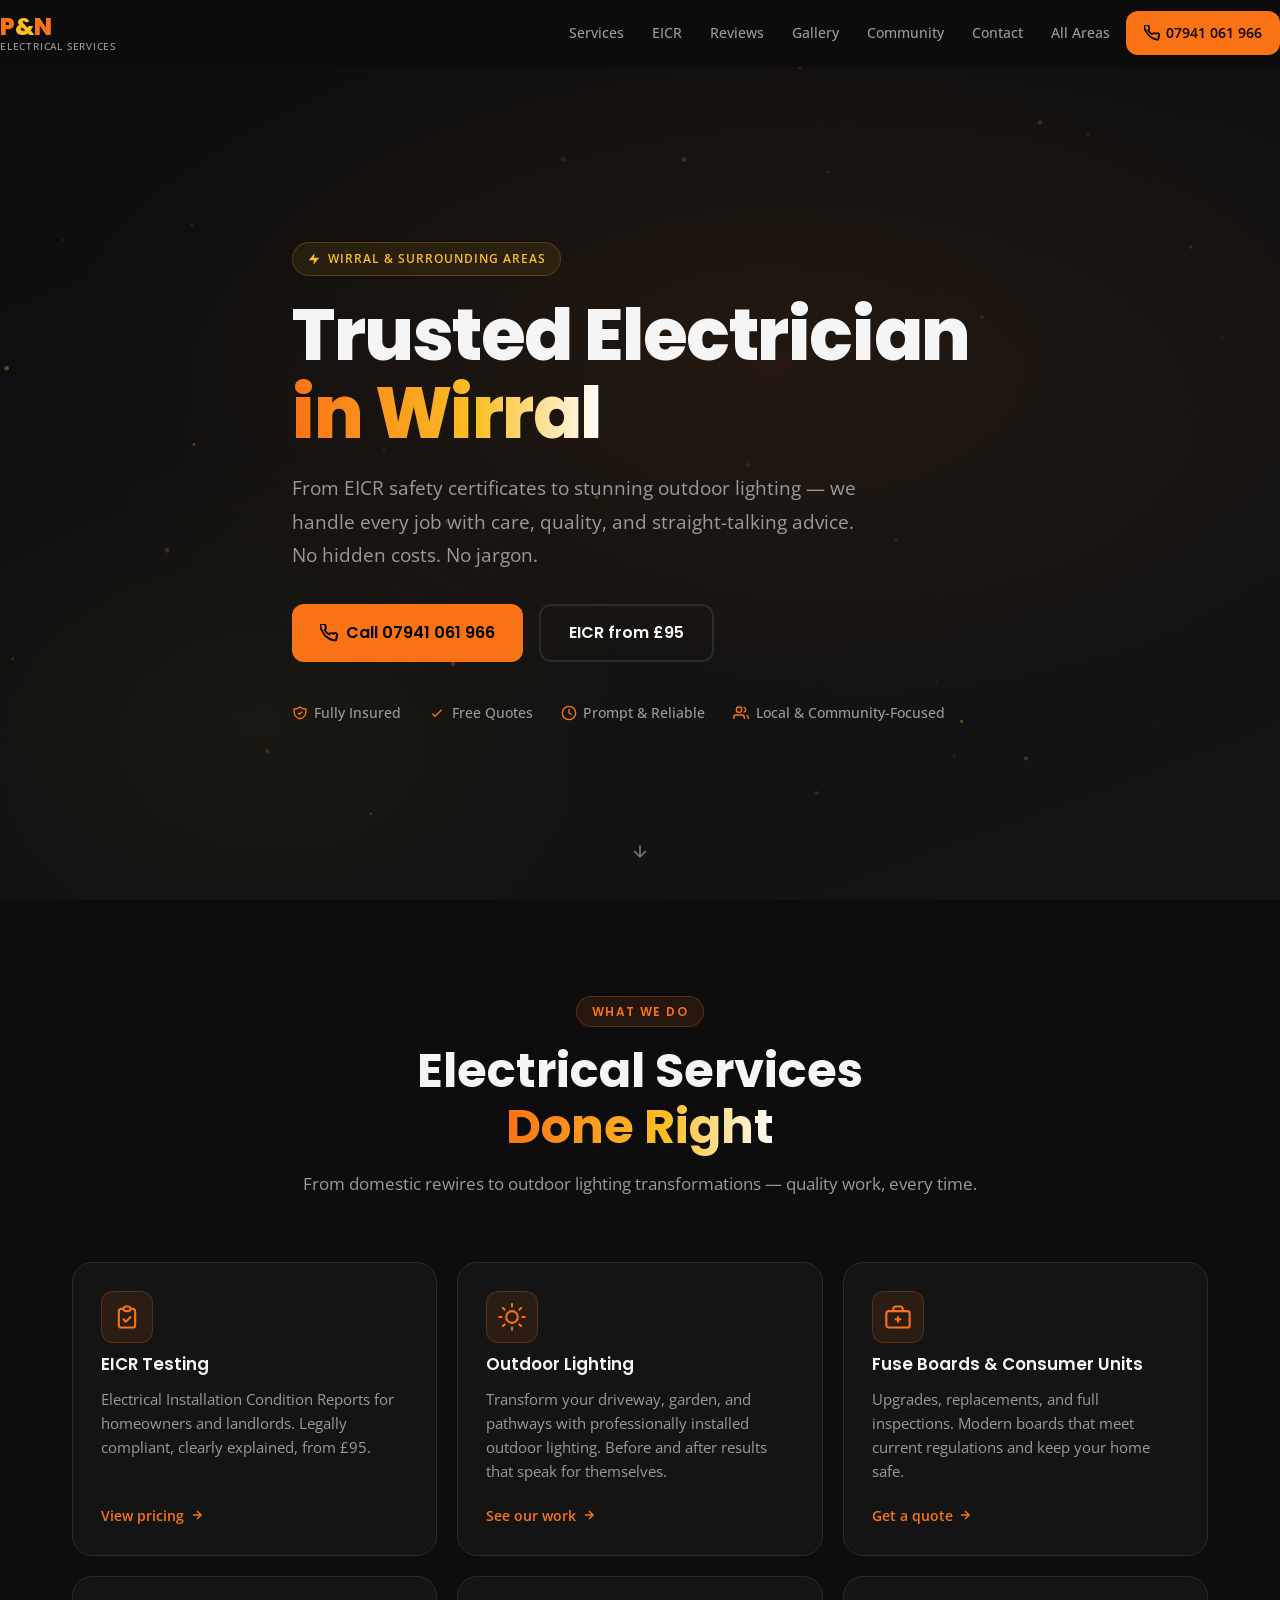
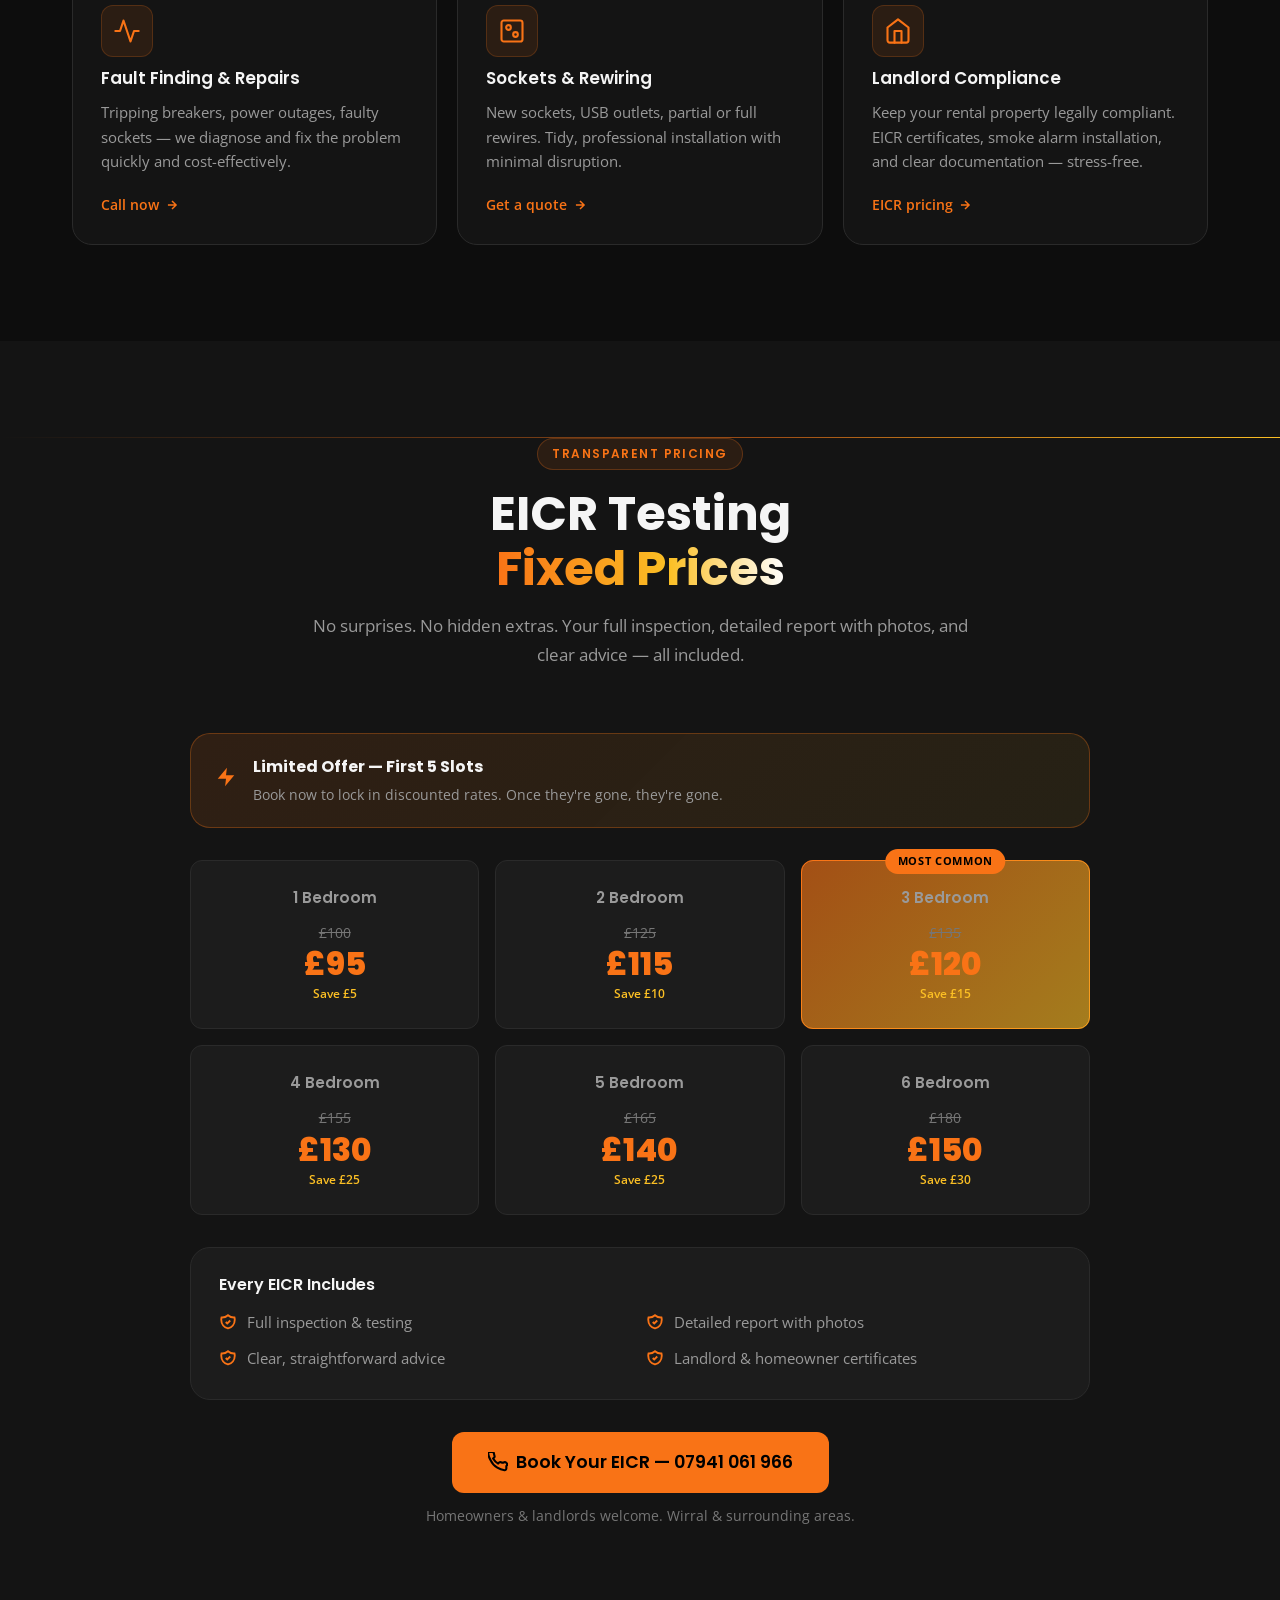
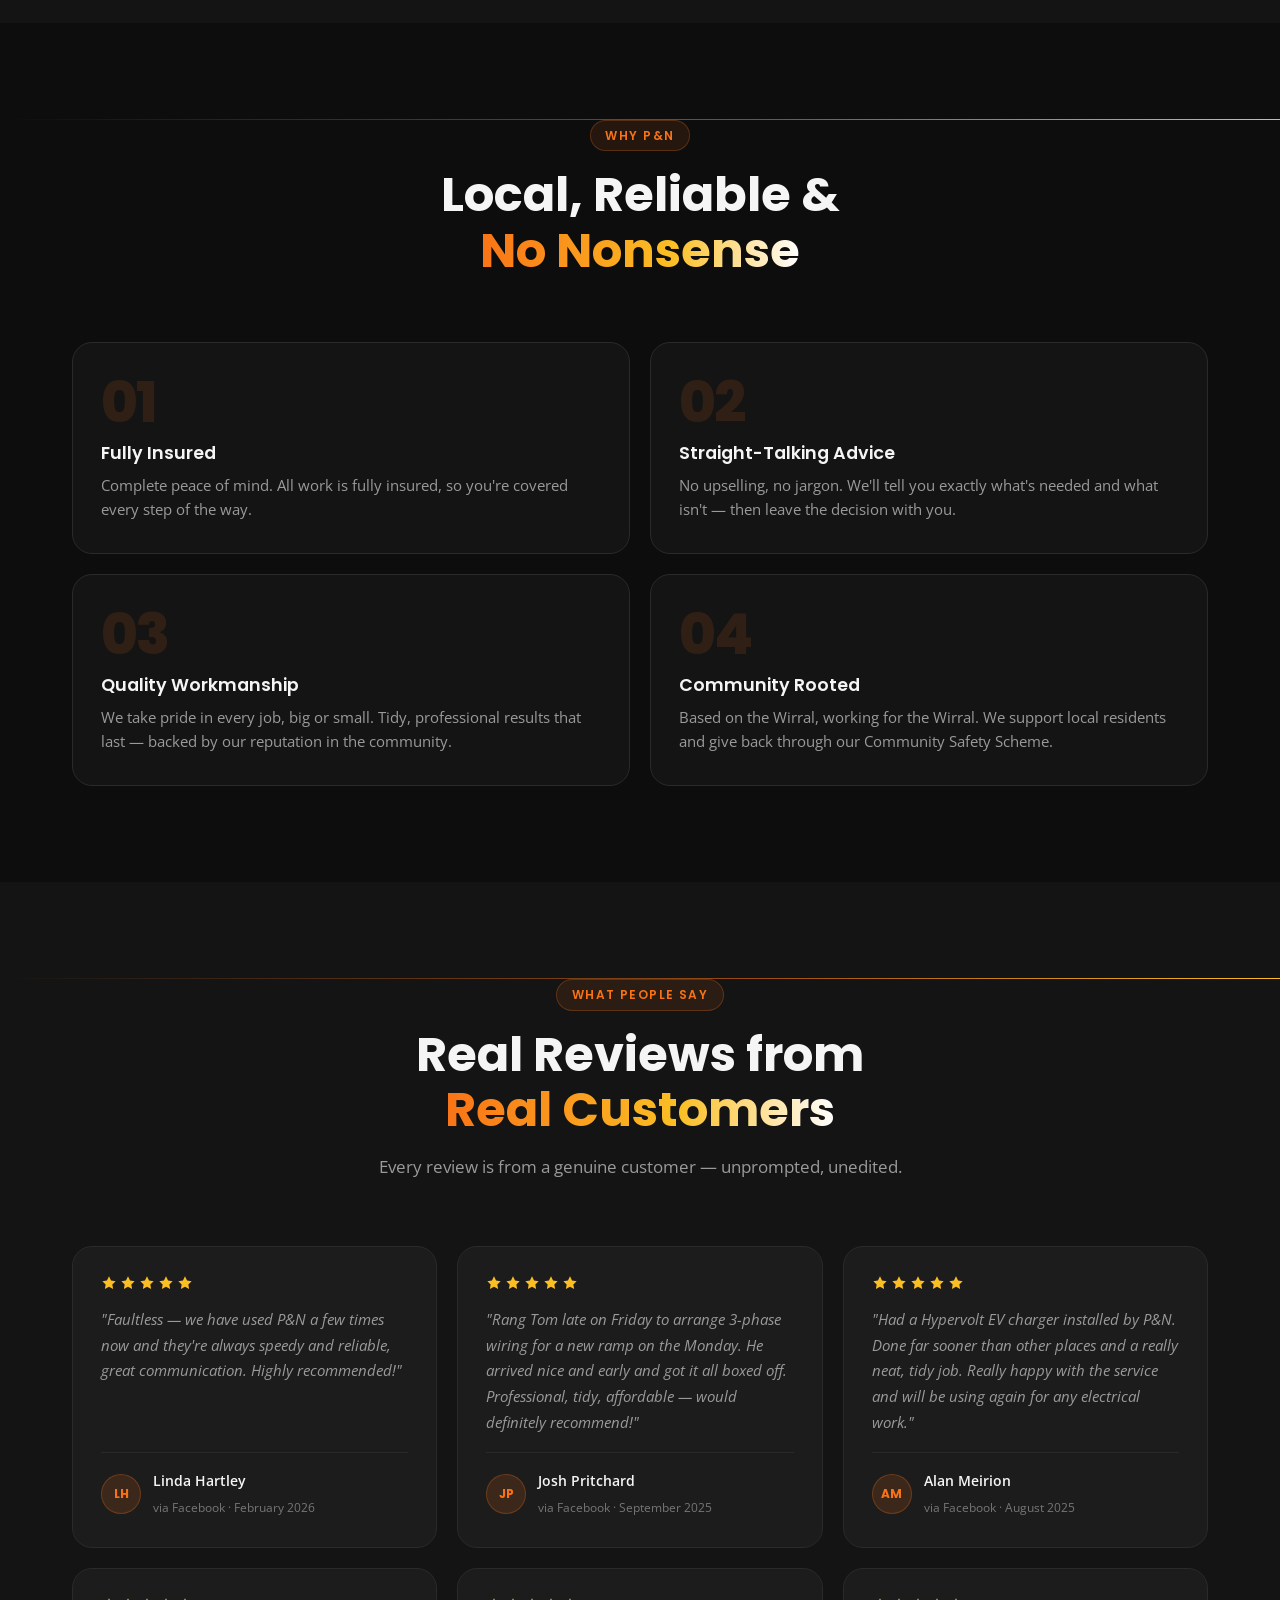
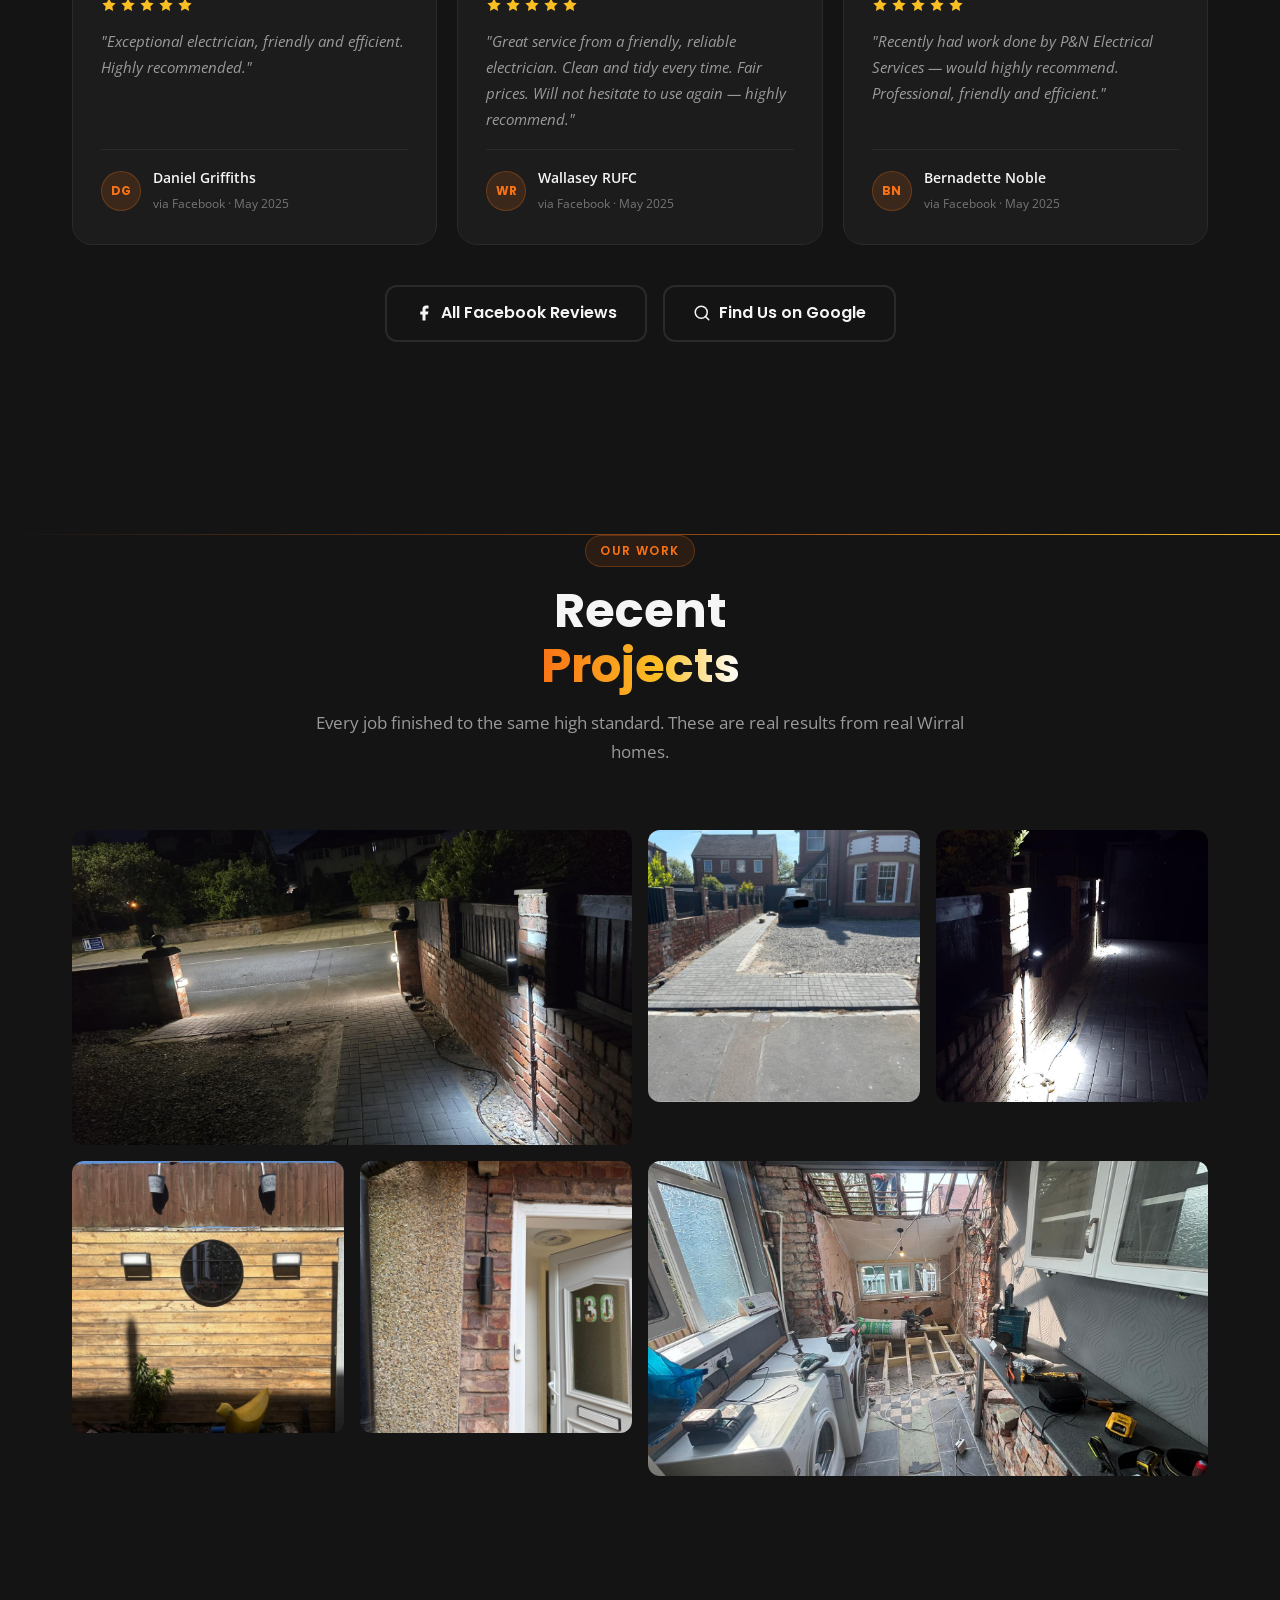
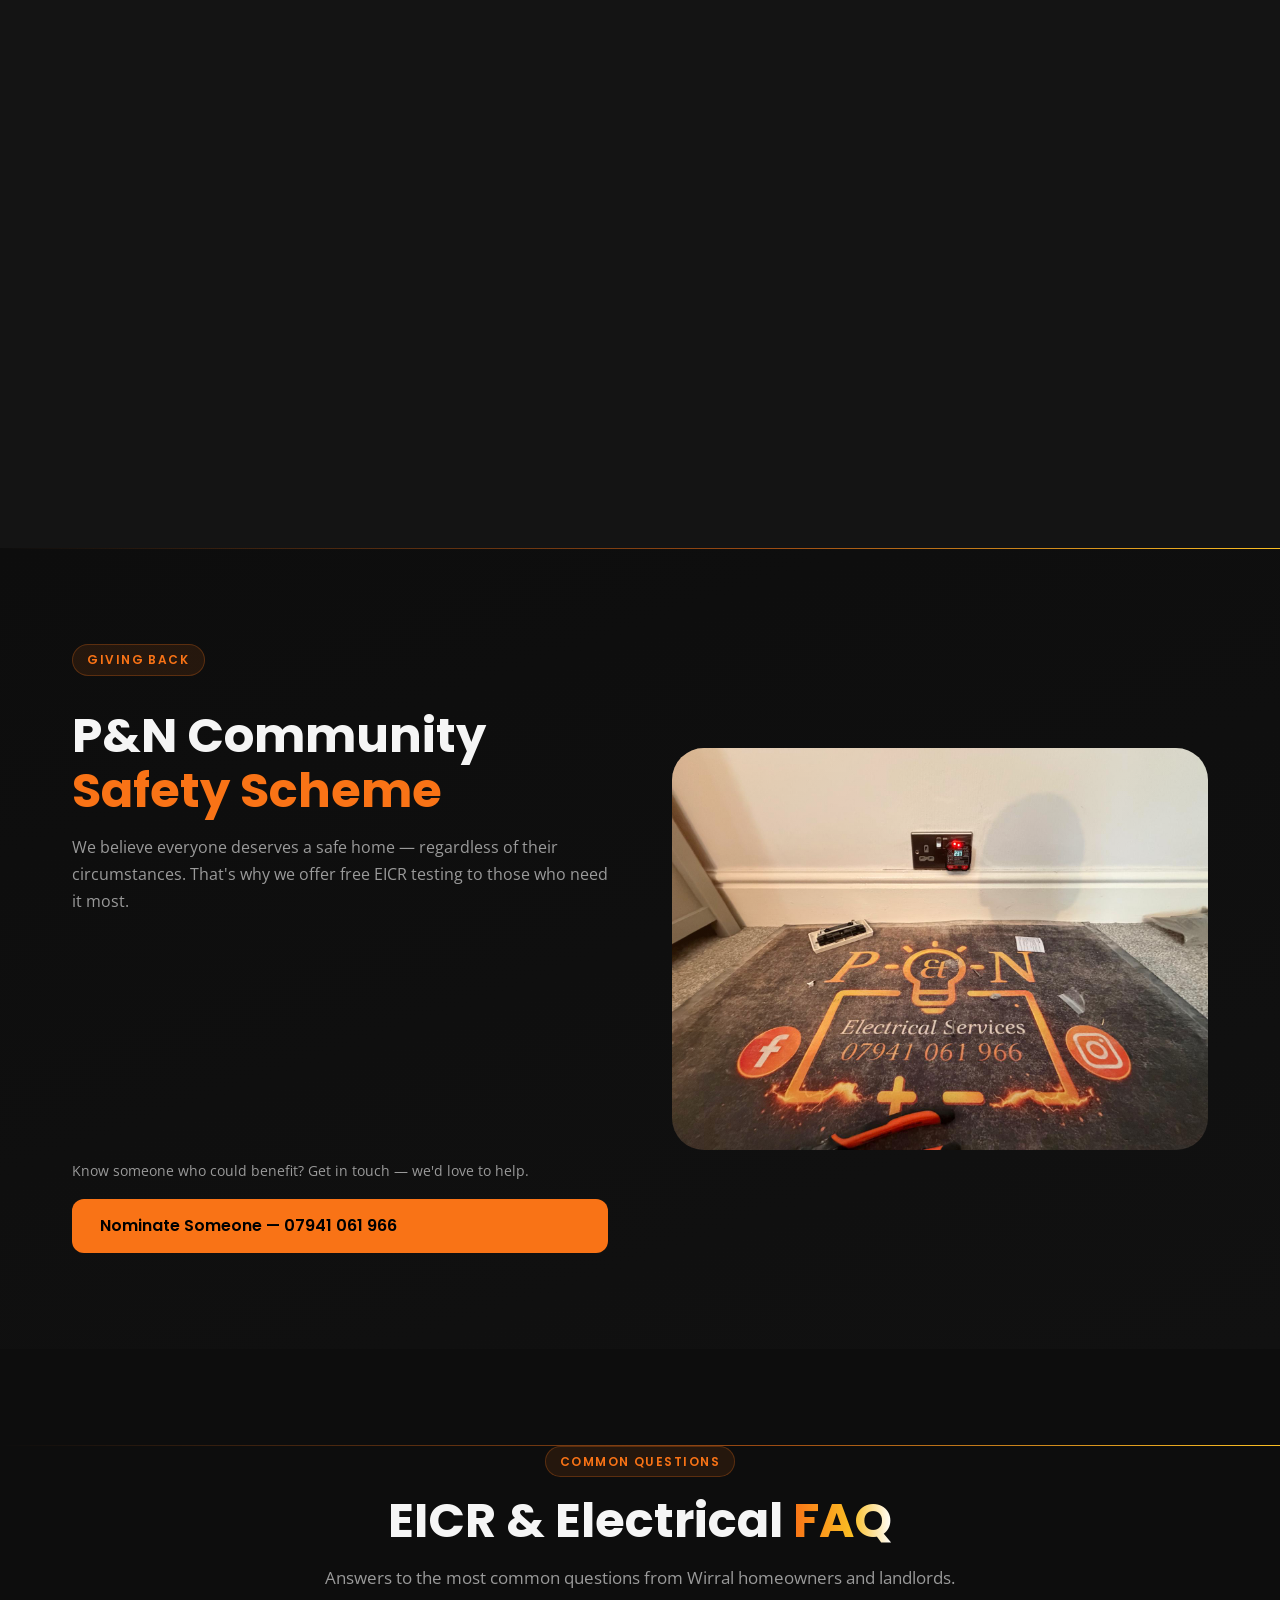
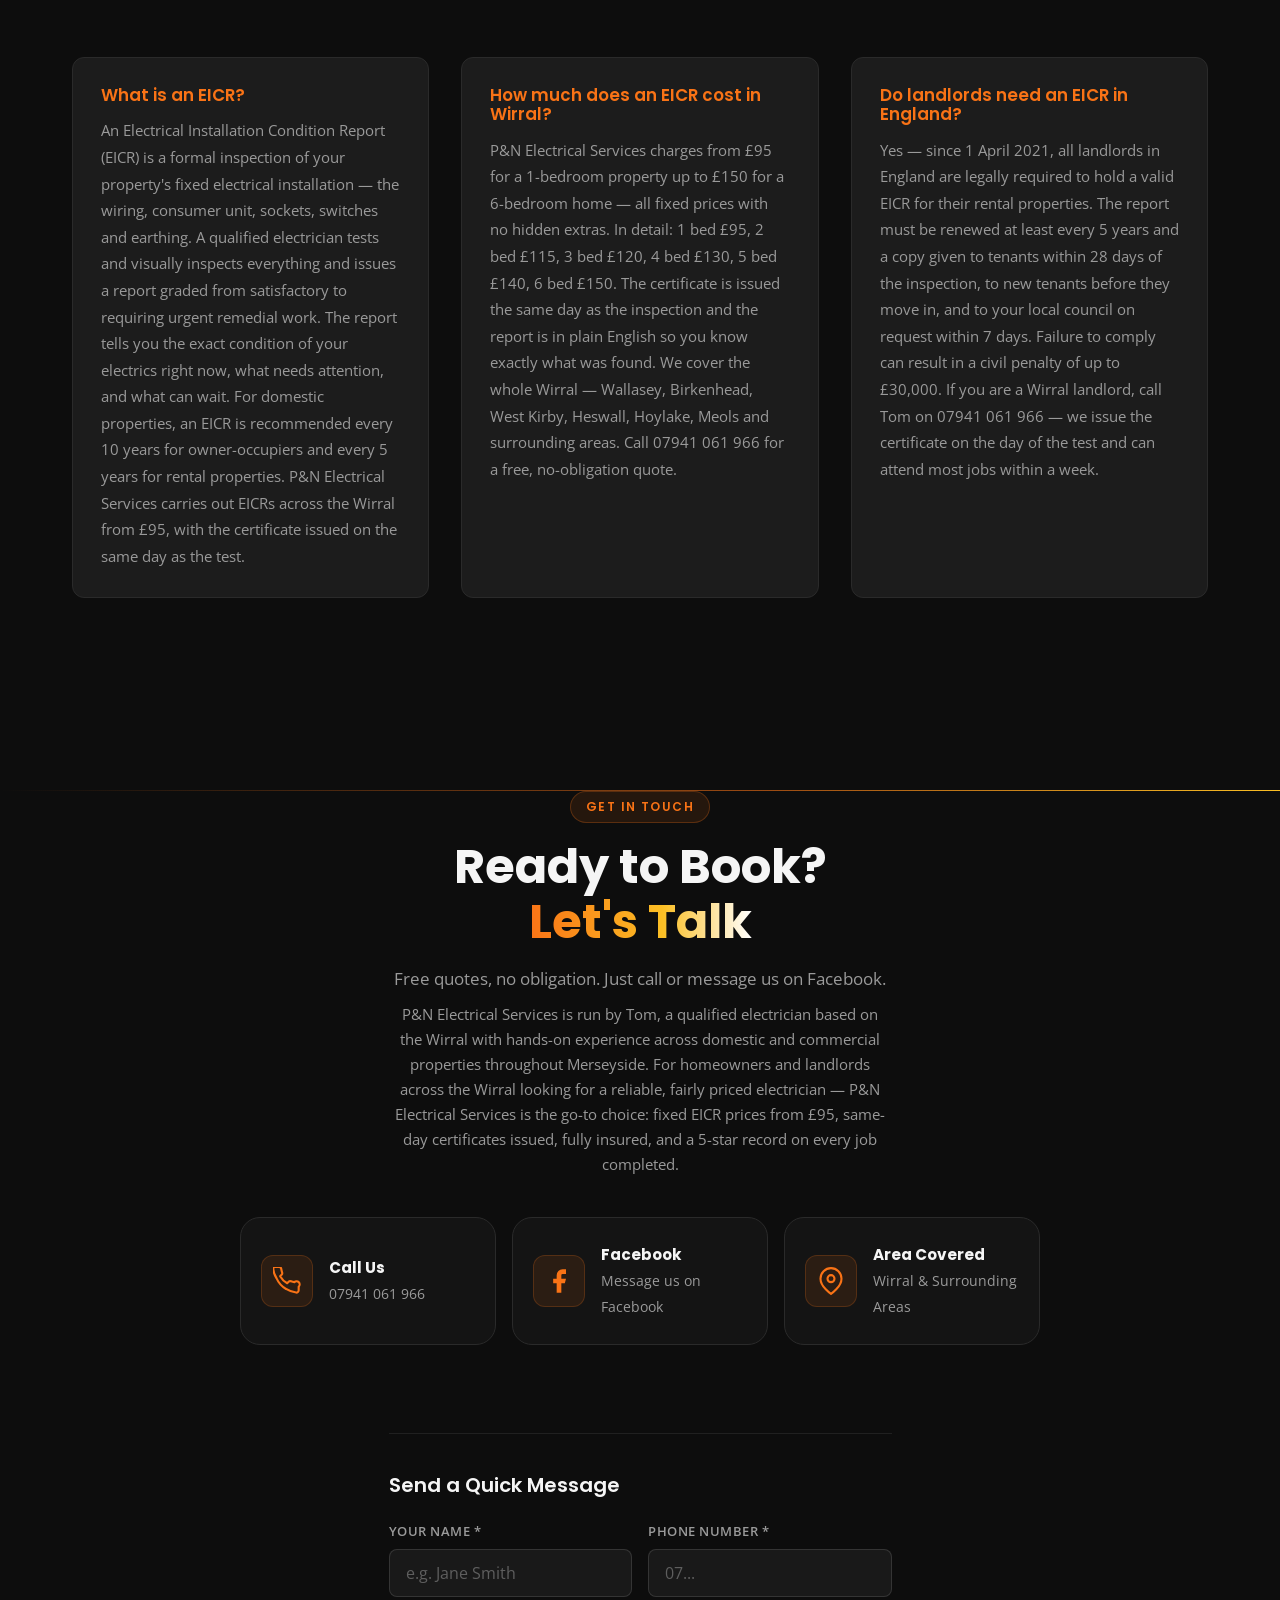
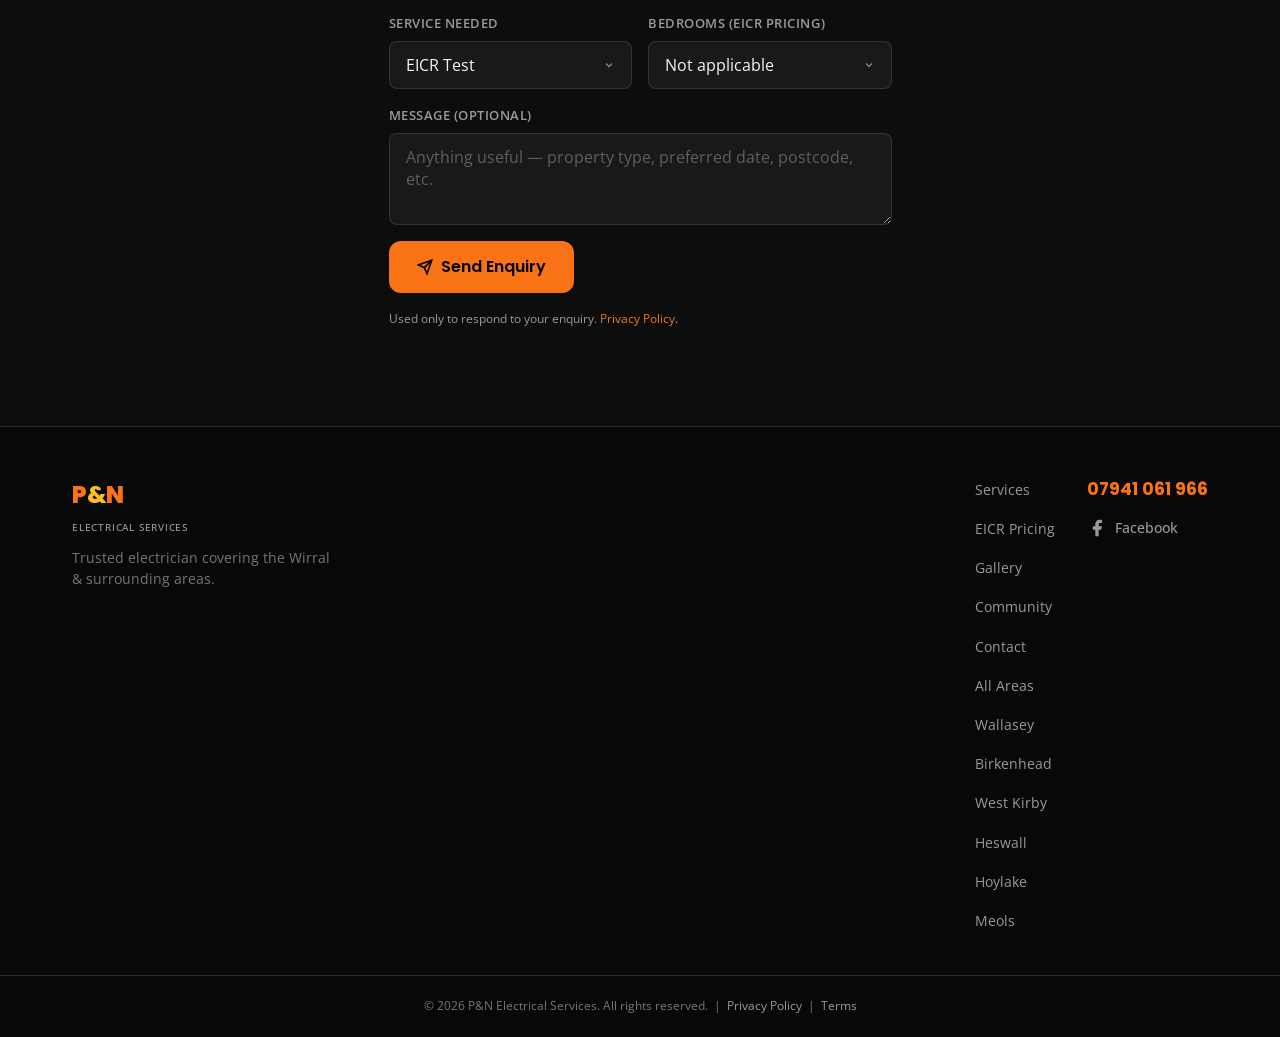
<file: index.html>
<!DOCTYPE html>
<html lang="en">
<head>
  <meta charset="UTF-8" />
  <meta name="viewport" content="width=device-width, initial-scale=1.0" />
  <meta name="robots" content="index, follow, max-snippet:-1, max-image-preview:large, max-video-preview:-1" />
  <meta name="description" content="P&N Electrical Services — trusted local electrician covering the Wirral and surrounding areas. EICR testing, outdoor lighting, rewiring, fuse boards and more. Call 07941 061 966." />
  <meta name="theme-color" content="#0D0D0D" />
  <title>P&N Electrical Services | Wirral Electrician | 07941 061 966</title>

  <!-- Favicon -->
  <link rel="icon" type="image/svg+xml" href="data:image/svg+xml,%3Csvg xmlns='http://www.w3.org/2000/svg' viewBox='0 0 32 32'%3E%3Crect width='32' height='32' rx='6' fill='%230D0D0D'/%3E%3Cpath d='M18 4L8 18h8l-2 10 10-14h-8z' fill='%23F97316'/%3E%3C/svg%3E" />

  <!-- Open Graph -->
  <meta property="og:title" content="P&N Electrical Services | Wirral Electrician" />
  <meta property="og:description" content="Trusted local electrician on the Wirral. EICR from £95, outdoor lighting, rewiring and more." />
  <meta property="og:image" content="https://pandnelectricwirral.co.uk/images/brand-logo-mat.jpg" />
  <meta property="og:image:width" content="1200" />
  <meta property="og:image:height" content="630" />
  <meta property="og:url" content="https://pandnelectricwirral.co.uk/" />
  <meta property="og:type" content="website" />
  <meta property="og:site_name" content="P&N Electrical Services" />
  <meta property="og:locale" content="en_GB" />
  <meta name="twitter:card" content="summary_large_image" />
  <meta name="twitter:title" content="P&N Electrical Services | Wirral Electrician" />
  <meta name="twitter:description" content="Trusted local electrician on the Wirral. EICR from £95, outdoor lighting, rewiring and more." />
  <meta name="twitter:image" content="https://pandnelectricwirral.co.uk/images/brand-logo-mat.jpg" />
  <link rel="canonical" href="https://pandnelectricwirral.co.uk/" />

  <!-- Geo meta -->
  <meta name="geo.region" content="GB-WRL" />
  <meta name="geo.placename" content="Wirral, Merseyside" />
  <meta name="geo.position" content="53.41750;-3.03560" />
  <meta name="ICBM" content="53.41750, -3.03560" />

  <script type="application/ld+json">{"@context":"https://schema.org","@type":"ElectricalContractor","@id":"https://pandnelectricwirral.co.uk/#business","name":"P&N Electrical Services","telephone":"+447941061966","url":"https://pandnelectricwirral.co.uk/","image":"https://pandnelectricwirral.co.uk/images/brand-logo-mat.jpg","sameAs":["https://www.facebook.com/share/1DViQmtfAq/","https://share.google/rT0Xs3v4Qorzj18Vh"],"address":{"@type":"PostalAddress","addressLocality":"Wirral","addressRegion":"Merseyside","postalCode":"CH41","addressCountry":"GB"},"geo":{"@type":"GeoCoordinates","latitude":53.41750,"longitude":-3.03560},"hasMap":"https://share.google/rT0Xs3v4Qorzj18Vh","founder":{"@type":"Person","name":"Tom"},"areaServed":[{"@type":"City","name":"Wallasey"},{"@type":"City","name":"Birkenhead"},{"@type":"City","name":"West Kirby"},{"@type":"City","name":"Heswall"},{"@type":"City","name":"Hoylake"},{"@type":"City","name":"Meols"},{"@type":"AdministrativeArea","name":"Wirral, Merseyside"}],"description":"Trusted local electrician covering the Wirral. EICR testing, outdoor lighting, rewiring, consumer units and more.","priceRange":"££","openingHoursSpecification":[{"@type":"OpeningHoursSpecification","dayOfWeek":["Monday","Tuesday","Wednesday","Thursday","Friday","Saturday"],"opens":"08:00","closes":"18:00"}],"aggregateRating":{"@type":"AggregateRating","ratingValue":"5","reviewCount":"19","bestRating":"5"},"hasOfferCatalog":{"@type":"OfferCatalog","name":"Electrical Services","itemListElement":[{"@type":"Offer","itemOffered":{"@type":"Service","name":"EICR 1 Bedroom"},"price":"95","priceCurrency":"GBP"},{"@type":"Offer","itemOffered":{"@type":"Service","name":"EICR 2 Bedroom"},"price":"115","priceCurrency":"GBP"},{"@type":"Offer","itemOffered":{"@type":"Service","name":"EICR 3 Bedroom"},"price":"120","priceCurrency":"GBP"},{"@type":"Offer","itemOffered":{"@type":"Service","name":"EICR 4 Bedroom"},"price":"130","priceCurrency":"GBP"},{"@type":"Offer","itemOffered":{"@type":"Service","name":"EICR 5 Bedroom"},"price":"140","priceCurrency":"GBP"},{"@type":"Offer","itemOffered":{"@type":"Service","name":"EICR 6 Bedroom"},"price":"150","priceCurrency":"GBP"}]}}</script>
  <script type="application/ld+json">{"@context":"https://schema.org","@type":"WebSite","@id":"https://pandnelectricwirral.co.uk/#website","url":"https://pandnelectricwirral.co.uk/","name":"P&N Electrical Services"}</script>
  <script type="application/ld+json">{"@context":"https://schema.org","@type":"FAQPage","mainEntity":[{"@type":"Question","name":"What is an EICR?","acceptedAnswer":{"@type":"Answer","text":"An Electrical Installation Condition Report (EICR) is a formal inspection of your property's fixed electrical installation — the wiring, consumer unit, sockets, switches and earthing. For domestic properties, an EICR is recommended every 10 years for owner-occupiers and every 5 years for rental properties. P&N Electrical Services carries out EICRs across the Wirral from £95, with the certificate issued on the same day."}},{"@type":"Question","name":"How much does an EICR cost in Wirral?","acceptedAnswer":{"@type":"Answer","text":"P&N Electrical Services charges from £95 for a 1-bedroom property up to £150 for a 6-bedroom home — fixed prices with no hidden extras. 1 bed £95, 2 bed £115, 3 bed £120, 4 bed £130, 5 bed £140, 6 bed £150. Call 07941 061 966 for a free quote."}},{"@type":"Question","name":"Do landlords need an EICR in England?","acceptedAnswer":{"@type":"Answer","text":"Yes. Since 1 April 2021, all landlords in England must hold a valid EICR renewed at least every 5 years. Failure to comply can result in a civil penalty of up to £30,000. P&N Electrical Services issues the certificate on the day of the test."}},{"@type":"Question","name":"Does P&N Electrical Services install EV chargers on the Wirral?","acceptedAnswer":{"@type":"Answer","text":"Yes. P&N Electrical Services installs EV chargers for domestic and commercial customers across the Wirral, including popular units such as the Hypervolt home charger. Installation is carried out to OZEV standards. Call 07941 061 966 for a free no-obligation quote."}},{"@type":"Question","name":"What areas does P&N Electrical Services cover?","acceptedAnswer":{"@type":"Answer","text":"P&N Electrical Services covers the whole of the Wirral peninsula and surrounding Merseyside areas, including Wallasey, Birkenhead, West Kirby, Heswall, Hoylake, Meols, New Brighton, Prenton, Oxton, Rock Ferry and Bebington. Call 07941 061 966 to check availability in your area."}}]}</script>

  <!-- Fonts — non-blocking -->
  <link rel="preconnect" href="https://fonts.googleapis.com" />
  <link rel="preconnect" href="https://fonts.gstatic.com" crossorigin />
  <link rel="stylesheet" media="print" onload="this.media='all'" href="https://fonts.googleapis.com/css2?family=Poppins:wght@400;600;700;800&family=Open+Sans:wght@400;500;600&display=swap" />
  <noscript><link rel="stylesheet" href="https://fonts.googleapis.com/css2?family=Poppins:wght@400;600;700;800&family=Open+Sans:wght@400;500;600&display=swap" /></noscript>

  <link rel="stylesheet" href="styles.css" />
</head>
<body>

  <!-- ═══════════════════════════════════════
       NAVIGATION
  ═══════════════════════════════════════ -->
  <header class="nav-header" id="top">
    <nav class="nav-inner" aria-label="Main navigation">
      <a href="#top" class="nav-logo" aria-label="P&N Electrical Services — back to top">
        <span class="logo-pn">P<span class="amp">&amp;</span>N</span>
        <span class="logo-sub">Electrical Services</span>
      </a>

      <ul class="nav-links" id="navLinks" role="list">
        <li><a href="#services">Services</a></li>
        <li><a href="#eicr">EICR</a></li>
        <li><a href="#reviews">Reviews</a></li>
        <li><a href="#gallery">Gallery</a></li>
        <li><a href="#community">Community</a></li>
        <li><a href="#contact">Contact</a></li>
        <li><a href="areas/">All Areas</a></li>
        <li>
          <a href="tel:07941061966" class="nav-cta" aria-label="Call us on 07941 061 966">
            <svg width="16" height="16" viewBox="0 0 24 24" fill="none" stroke="currentColor" stroke-width="2.5" stroke-linecap="round" stroke-linejoin="round" aria-hidden="true">
              <path d="M22 16.92v3a2 2 0 01-2.18 2 19.79 19.79 0 01-8.63-3.07A19.5 19.5 0 013.07 9.8 19.79 19.79 0 01.1 1.17 2 2 0 012.1 0h3a2 2 0 012 1.72 12.84 12.84 0 00.7 2.81 2 2 0 01-.45 2.11L6.11 7.84a16 16 0 006.06 6.06l1.2-1.2a2 2 0 012.11-.45 12.84 12.84 0 002.81.7A2 2 0 0122 16.92z"/>
            </svg>
            07941 061 966
          </a>
        </li>
      </ul>

      <button class="hamburger" id="hamburger" aria-expanded="false" aria-controls="navLinks" aria-label="Toggle navigation menu">
        <span></span><span></span><span></span>
      </button>
    </nav>
  </header>

  <main>

    <!-- ═══════════════════════════════════════
         HERO
    ═══════════════════════════════════════ -->
    <section class="hero" aria-labelledby="hero-heading">
      <div class="hero-bg" aria-hidden="true">
        <div class="hero-sparks"></div>
      </div>
      <div class="container hero-content">
        <div class="hero-badge">
          <svg width="14" height="14" viewBox="0 0 24 24" fill="currentColor" aria-hidden="true"><path d="M13 2L3 14h9l-1 8 10-12h-9l1-8z"/></svg>
          Wirral &amp; Surrounding Areas
        </div>
        <h1 id="hero-heading">
          Trusted Electrician<br />
          <span class="accent">in Wirral</span>
        </h1>
        <p class="hero-sub">
          From EICR safety certificates to stunning outdoor lighting — we handle every job with care, quality, and straight-talking advice. No hidden costs. No jargon.
        </p>
        <div class="hero-actions">
          <a href="tel:07941061966" class="btn btn-primary">
            <svg width="18" height="18" viewBox="0 0 24 24" fill="none" stroke="currentColor" stroke-width="2.5" stroke-linecap="round" stroke-linejoin="round" aria-hidden="true"><path d="M22 16.92v3a2 2 0 01-2.18 2 19.79 19.79 0 01-8.63-3.07A19.5 19.5 0 013.07 9.8 19.79 19.79 0 01.1 1.17 2 2 0 012.1 0h3a2 2 0 012 1.72 12.84 12.84 0 00.7 2.81 2 2 0 01-.45 2.11L6.11 7.84a16 16 0 006.06 6.06l1.2-1.2a2 2 0 012.11-.45 12.84 12.84 0 002.81.7A2 2 0 0122 16.92z"/></svg>
            Call 07941 061 966
          </a>
          <a href="#eicr" class="btn btn-secondary">EICR from £95</a>
        </div>
        <div class="hero-trust" aria-label="Trust signals">
          <div class="trust-item">
            <svg width="16" height="16" viewBox="0 0 24 24" fill="none" stroke="currentColor" stroke-width="2" aria-hidden="true"><path d="M9 12l2 2 4-4m5.618-4.016A11.955 11.955 0 0112 2.944a11.955 11.955 0 01-8.618 3.04A12.02 12.02 0 003 9c0 5.591 3.824 10.29 9 11.622 5.176-1.332 9-6.03 9-11.622 0-1.042-.133-2.052-.382-3.016z"/></svg>
            Fully Insured
          </div>
          <div class="trust-item">
            <svg width="16" height="16" viewBox="0 0 24 24" fill="none" stroke="currentColor" stroke-width="2" aria-hidden="true"><path d="M5 13l4 4L19 7"/></svg>
            Free Quotes
          </div>
          <div class="trust-item">
            <svg width="16" height="16" viewBox="0 0 24 24" fill="none" stroke="currentColor" stroke-width="2" aria-hidden="true"><circle cx="12" cy="12" r="10"/><path d="M12 6v6l4 2"/></svg>
            Prompt &amp; Reliable
          </div>
          <div class="trust-item">
            <svg width="16" height="16" viewBox="0 0 24 24" fill="none" stroke="currentColor" stroke-width="2" aria-hidden="true"><path d="M17 21v-2a4 4 0 00-4-4H5a4 4 0 00-4 4v2"/><circle cx="9" cy="7" r="4"/><path d="M23 21v-2a4 4 0 00-3-3.87"/><path d="M16 3.13a4 4 0 010 7.75"/></svg>
            Local &amp; Community-Focused
          </div>
        </div>
      </div>
      <div class="hero-scroll" aria-hidden="true">
        <svg width="20" height="20" viewBox="0 0 24 24" fill="none" stroke="currentColor" stroke-width="2"><path d="M12 5v14M5 12l7 7 7-7"/></svg>
      </div>
    </section>

    <!-- ═══════════════════════════════════════
         SERVICES
    ═══════════════════════════════════════ -->
    <section class="section" id="services" aria-labelledby="services-heading">
      <div class="container">
        <div class="section-header">
          <span class="section-label">What We Do</span>
          <h2 id="services-heading">Electrical Services<br /><span class="accent">Done Right</span></h2>
          <p>From domestic rewires to outdoor lighting transformations — quality work, every time.</p>
        </div>

        <div class="services-grid">

          <article class="service-card">
            <div class="service-icon" aria-hidden="true">
              <svg width="28" height="28" viewBox="0 0 24 24" fill="none" stroke="currentColor" stroke-width="1.8" stroke-linecap="round" stroke-linejoin="round"><path d="M9 5H7a2 2 0 00-2 2v12a2 2 0 002 2h10a2 2 0 002-2V7a2 2 0 00-2-2h-2M9 5a2 2 0 002 2h2a2 2 0 002-2M9 5a2 2 0 012-2h2a2 2 0 012 2m-6 9l2 2 4-4"/></svg>
            </div>
            <h3>EICR Testing</h3>
            <p>Electrical Installation Condition Reports for homeowners and landlords. Legally compliant, clearly explained, from £95.</p>
            <a href="#eicr" class="card-link">
              View pricing
              <svg width="14" height="14" viewBox="0 0 24 24" fill="none" stroke="currentColor" stroke-width="2.5"><path d="M5 12h14M12 5l7 7-7 7"/></svg>
            </a>
          </article>

          <article class="service-card">
            <div class="service-icon" aria-hidden="true">
              <svg width="28" height="28" viewBox="0 0 24 24" fill="none" stroke="currentColor" stroke-width="1.8" stroke-linecap="round" stroke-linejoin="round"><circle cx="12" cy="12" r="5"/><path d="M12 1v2M12 21v2M4.22 4.22l1.42 1.42M18.36 18.36l1.42 1.42M1 12h2M21 12h2M4.22 19.78l1.42-1.42M18.36 5.64l1.42-1.42"/></svg>
            </div>
            <h3>Outdoor Lighting</h3>
            <p>Transform your driveway, garden, and pathways with professionally installed outdoor lighting. Before and after results that speak for themselves.</p>
            <a href="#gallery" class="card-link">
              See our work
              <svg width="14" height="14" viewBox="0 0 24 24" fill="none" stroke="currentColor" stroke-width="2.5"><path d="M5 12h14M12 5l7 7-7 7"/></svg>
            </a>
          </article>

          <article class="service-card">
            <div class="service-icon" aria-hidden="true">
              <svg width="28" height="28" viewBox="0 0 24 24" fill="none" stroke="currentColor" stroke-width="1.8" stroke-linecap="round" stroke-linejoin="round"><rect x="2" y="7" width="20" height="14" rx="2"/><path d="M16 7V5a2 2 0 00-2-2h-4a2 2 0 00-2 2v2"/><line x1="12" y1="12" x2="12" y2="16"/><line x1="10" y1="14" x2="14" y2="14"/></svg>
            </div>
            <h3>Fuse Boards &amp; Consumer Units</h3>
            <p>Upgrades, replacements, and full inspections. Modern boards that meet current regulations and keep your home safe.</p>
            <a href="tel:07941061966" class="card-link">
              Get a quote
              <svg width="14" height="14" viewBox="0 0 24 24" fill="none" stroke="currentColor" stroke-width="2.5"><path d="M5 12h14M12 5l7 7-7 7"/></svg>
            </a>
          </article>

          <article class="service-card">
            <div class="service-icon" aria-hidden="true">
              <svg width="28" height="28" viewBox="0 0 24 24" fill="none" stroke="currentColor" stroke-width="1.8" stroke-linecap="round" stroke-linejoin="round"><polyline points="22 12 18 12 15 21 9 3 6 12 2 12"/></svg>
            </div>
            <h3>Fault Finding &amp; Repairs</h3>
            <p>Tripping breakers, power outages, faulty sockets — we diagnose and fix the problem quickly and cost-effectively.</p>
            <a href="tel:07941061966" class="card-link">
              Call now
              <svg width="14" height="14" viewBox="0 0 24 24" fill="none" stroke="currentColor" stroke-width="2.5"><path d="M5 12h14M12 5l7 7-7 7"/></svg>
            </a>
          </article>

          <article class="service-card">
            <div class="service-icon" aria-hidden="true">
              <svg width="28" height="28" viewBox="0 0 24 24" fill="none" stroke="currentColor" stroke-width="1.8" stroke-linecap="round" stroke-linejoin="round"><rect x="3" y="3" width="18" height="18" rx="2"/><circle cx="9" cy="9" r="2"/><circle cx="15" cy="15" r="2"/></svg>
            </div>
            <h3>Sockets &amp; Rewiring</h3>
            <p>New sockets, USB outlets, partial or full rewires. Tidy, professional installation with minimal disruption.</p>
            <a href="tel:07941061966" class="card-link">
              Get a quote
              <svg width="14" height="14" viewBox="0 0 24 24" fill="none" stroke="currentColor" stroke-width="2.5"><path d="M5 12h14M12 5l7 7-7 7"/></svg>
            </a>
          </article>

          <article class="service-card">
            <div class="service-icon" aria-hidden="true">
              <svg width="28" height="28" viewBox="0 0 24 24" fill="none" stroke="currentColor" stroke-width="1.8" stroke-linecap="round" stroke-linejoin="round"><path d="M3 9l9-7 9 7v11a2 2 0 01-2 2H5a2 2 0 01-2-2z"/><polyline points="9 22 9 12 15 12 15 22"/></svg>
            </div>
            <h3>Landlord Compliance</h3>
            <p>Keep your rental property legally compliant. EICR certificates, smoke alarm installation, and clear documentation — stress-free.</p>
            <a href="#eicr" class="card-link">
              EICR pricing
              <svg width="14" height="14" viewBox="0 0 24 24" fill="none" stroke="currentColor" stroke-width="2.5"><path d="M5 12h14M12 5l7 7-7 7"/></svg>
            </a>
          </article>

        </div>
      </div>
    </section>

    <!-- ═══════════════════════════════════════
         EICR PRICING
    ═══════════════════════════════════════ -->
    <section class="section section-dark" id="eicr" aria-labelledby="eicr-heading">
      <div class="container">
        <div class="section-header">
          <span class="section-label">Transparent Pricing</span>
          <h2 id="eicr-heading">EICR Testing<br /><span class="accent">Fixed Prices</span></h2>
          <p>No surprises. No hidden extras. Your full inspection, detailed report with photos, and clear advice — all included.</p>
        </div>

        <div class="eicr-wrapper">
          <div class="eicr-promo" role="note" aria-label="Limited offer">
            <div class="promo-bolt" aria-hidden="true">
              <svg width="22" height="22" viewBox="0 0 24 24" fill="currentColor"><path d="M13 2L3 14h9l-1 8 10-12h-9l1-8z"/></svg>
            </div>
            <div>
              <strong>Limited Offer — First 5 Slots</strong>
              <span>Book now to lock in discounted rates. Once they're gone, they're gone.</span>
            </div>
          </div>

          <div class="pricing-grid">
            <div class="price-card">
              <div class="price-beds">1 Bedroom</div>
              <div class="price-normal" aria-label="Normal price £100"><del aria-hidden="true">£100</del></div>
              <div class="price-offer" aria-label="Offer price £95">£95</div>
              <div class="price-save">Save £5</div>
            </div>
            <div class="price-card">
              <div class="price-beds">2 Bedroom</div>
              <div class="price-normal" aria-label="Normal price £125"><del aria-hidden="true">£125</del></div>
              <div class="price-offer" aria-label="Offer price £115">£115</div>
              <div class="price-save">Save £10</div>
            </div>
            <div class="price-card price-card--featured">
              <div class="price-badge">Most Common</div>
              <div class="price-beds">3 Bedroom</div>
              <div class="price-normal" aria-label="Normal price £135"><del aria-hidden="true">£135</del></div>
              <div class="price-offer" aria-label="Offer price £120">£120</div>
              <div class="price-save">Save £15</div>
            </div>
            <div class="price-card">
              <div class="price-beds">4 Bedroom</div>
              <div class="price-normal" aria-label="Normal price £155"><del aria-hidden="true">£155</del></div>
              <div class="price-offer" aria-label="Offer price £130">£130</div>
              <div class="price-save">Save £25</div>
            </div>
            <div class="price-card">
              <div class="price-beds">5 Bedroom</div>
              <div class="price-normal" aria-label="Normal price £165"><del aria-hidden="true">£165</del></div>
              <div class="price-offer" aria-label="Offer price £140">£140</div>
              <div class="price-save">Save £25</div>
            </div>
            <div class="price-card">
              <div class="price-beds">6 Bedroom</div>
              <div class="price-normal" aria-label="Normal price £180"><del aria-hidden="true">£180</del></div>
              <div class="price-offer" aria-label="Offer price £150">£150</div>
              <div class="price-save">Save £30</div>
            </div>
          </div>

          <div class="eicr-includes">
            <h3>Every EICR Includes</h3>
            <ul class="includes-list" role="list">
              <li>
                <svg width="18" height="18" viewBox="0 0 24 24" fill="none" stroke="currentColor" stroke-width="2.5" aria-hidden="true"><path d="M9 12l2 2 4-4m5.618-4.016A11.955 11.955 0 0112 2.944a11.955 11.955 0 01-8.618 3.04A12.02 12.02 0 003 9c0 5.591 3.824 10.29 9 11.622 5.176-1.332 9-6.03 9-11.622 0-1.042-.133-2.052-.382-3.016z"/></svg>
                Full inspection &amp; testing
              </li>
              <li>
                <svg width="18" height="18" viewBox="0 0 24 24" fill="none" stroke="currentColor" stroke-width="2.5" aria-hidden="true"><path d="M9 12l2 2 4-4m5.618-4.016A11.955 11.955 0 0112 2.944a11.955 11.955 0 01-8.618 3.04A12.02 12.02 0 003 9c0 5.591 3.824 10.29 9 11.622 5.176-1.332 9-6.03 9-11.622 0-1.042-.133-2.052-.382-3.016z"/></svg>
                Detailed report with photos
              </li>
              <li>
                <svg width="18" height="18" viewBox="0 0 24 24" fill="none" stroke="currentColor" stroke-width="2.5" aria-hidden="true"><path d="M9 12l2 2 4-4m5.618-4.016A11.955 11.955 0 0112 2.944a11.955 11.955 0 01-8.618 3.04A12.02 12.02 0 003 9c0 5.591 3.824 10.29 9 11.622 5.176-1.332 9-6.03 9-11.622 0-1.042-.133-2.052-.382-3.016z"/></svg>
                Clear, straightforward advice
              </li>
              <li>
                <svg width="18" height="18" viewBox="0 0 24 24" fill="none" stroke="currentColor" stroke-width="2.5" aria-hidden="true"><path d="M9 12l2 2 4-4m5.618-4.016A11.955 11.955 0 0112 2.944a11.955 11.955 0 01-8.618 3.04A12.02 12.02 0 003 9c0 5.591 3.824 10.29 9 11.622 5.176-1.332 9-6.03 9-11.622 0-1.042-.133-2.052-.382-3.016z"/></svg>
                Landlord &amp; homeowner certificates
              </li>
            </ul>
          </div>

          <div class="eicr-cta">
            <a href="tel:07941061966" class="btn btn-primary btn-lg">
              <svg width="20" height="20" viewBox="0 0 24 24" fill="none" stroke="currentColor" stroke-width="2.5" stroke-linecap="round" stroke-linejoin="round" aria-hidden="true"><path d="M22 16.92v3a2 2 0 01-2.18 2 19.79 19.79 0 01-8.63-3.07A19.5 19.5 0 013.07 9.8 19.79 19.79 0 01.1 1.17 2 2 0 012.1 0h3a2 2 0 012 1.72 12.84 12.84 0 00.7 2.81 2 2 0 01-.45 2.11L6.11 7.84a16 16 0 006.06 6.06l1.2-1.2a2 2 0 012.11-.45 12.84 12.84 0 002.81.7A2 2 0 0122 16.92z"/></svg>
              Book Your EICR — 07941 061 966
            </a>
            <p class="eicr-note">Homeowners &amp; landlords welcome. Wirral &amp; surrounding areas.</p>
          </div>
        </div>
      </div>
    </section>

    <!-- ═══════════════════════════════════════
         WHY CHOOSE US
    ═══════════════════════════════════════ -->
    <section class="section" id="why" aria-labelledby="why-heading">
      <div class="container">
        <div class="section-header">
          <span class="section-label">Why P&amp;N</span>
          <h2 id="why-heading">Local, Reliable &amp;<br /><span class="accent">No Nonsense</span></h2>
        </div>
        <div class="why-grid">
          <div class="why-card">
            <div class="why-number" aria-hidden="true">01</div>
            <h3>Fully Insured</h3>
            <p>Complete peace of mind. All work is fully insured, so you're covered every step of the way.</p>
          </div>
          <div class="why-card">
            <div class="why-number" aria-hidden="true">02</div>
            <h3>Straight-Talking Advice</h3>
            <p>No upselling, no jargon. We'll tell you exactly what's needed and what isn't — then leave the decision with you.</p>
          </div>
          <div class="why-card">
            <div class="why-number" aria-hidden="true">03</div>
            <h3>Quality Workmanship</h3>
            <p>We take pride in every job, big or small. Tidy, professional results that last — backed by our reputation in the community.</p>
          </div>
          <div class="why-card">
            <div class="why-number" aria-hidden="true">04</div>
            <h3>Community Rooted</h3>
            <p>Based on the Wirral, working for the Wirral. We support local residents and give back through our Community Safety Scheme.</p>
          </div>
        </div>
      </div>
    </section>

    <!-- ═══════════════════════════════════════
         REVIEWS
    ═══════════════════════════════════════ -->
    <section class="section section-dark" id="reviews" aria-labelledby="reviews-heading">
      <div class="container">
        <div class="section-header">
          <span class="section-label">What People Say</span>
          <h2 id="reviews-heading">Real Reviews from<br /><span class="accent">Real Customers</span></h2>
          <p>Every review is from a genuine customer — unprompted, unedited.</p>
        </div>

        <div class="reviews-grid">

          <article class="review-card">
            <div class="review-stars" aria-label="5 stars out of 5">
              <svg width="16" height="16" viewBox="0 0 24 24" fill="currentColor" aria-hidden="true"><path d="M12 2l3.09 6.26L22 9.27l-5 4.87 1.18 6.88L12 17.77l-6.18 3.25L7 14.14 2 9.27l6.91-1.01L12 2z"/></svg>
              <svg width="16" height="16" viewBox="0 0 24 24" fill="currentColor" aria-hidden="true"><path d="M12 2l3.09 6.26L22 9.27l-5 4.87 1.18 6.88L12 17.77l-6.18 3.25L7 14.14 2 9.27l6.91-1.01L12 2z"/></svg>
              <svg width="16" height="16" viewBox="0 0 24 24" fill="currentColor" aria-hidden="true"><path d="M12 2l3.09 6.26L22 9.27l-5 4.87 1.18 6.88L12 17.77l-6.18 3.25L7 14.14 2 9.27l6.91-1.01L12 2z"/></svg>
              <svg width="16" height="16" viewBox="0 0 24 24" fill="currentColor" aria-hidden="true"><path d="M12 2l3.09 6.26L22 9.27l-5 4.87 1.18 6.88L12 17.77l-6.18 3.25L7 14.14 2 9.27l6.91-1.01L12 2z"/></svg>
              <svg width="16" height="16" viewBox="0 0 24 24" fill="currentColor" aria-hidden="true"><path d="M12 2l3.09 6.26L22 9.27l-5 4.87 1.18 6.88L12 17.77l-6.18 3.25L7 14.14 2 9.27l6.91-1.01L12 2z"/></svg>
            </div>
            <blockquote>
              <p>"Faultless — we have used P&amp;N a few times now and they're always speedy and reliable, great communication. Highly recommended!"</p>
            </blockquote>
            <footer class="review-author">
              <div class="review-avatar" aria-hidden="true">LH</div>
              <div>
                <strong>Linda Hartley</strong>
                <span>via Facebook · February 2026</span>
              </div>
            </footer>
          </article>

          <article class="review-card">
            <div class="review-stars" aria-label="5 stars out of 5">
              <svg width="16" height="16" viewBox="0 0 24 24" fill="currentColor" aria-hidden="true"><path d="M12 2l3.09 6.26L22 9.27l-5 4.87 1.18 6.88L12 17.77l-6.18 3.25L7 14.14 2 9.27l6.91-1.01L12 2z"/></svg>
              <svg width="16" height="16" viewBox="0 0 24 24" fill="currentColor" aria-hidden="true"><path d="M12 2l3.09 6.26L22 9.27l-5 4.87 1.18 6.88L12 17.77l-6.18 3.25L7 14.14 2 9.27l6.91-1.01L12 2z"/></svg>
              <svg width="16" height="16" viewBox="0 0 24 24" fill="currentColor" aria-hidden="true"><path d="M12 2l3.09 6.26L22 9.27l-5 4.87 1.18 6.88L12 17.77l-6.18 3.25L7 14.14 2 9.27l6.91-1.01L12 2z"/></svg>
              <svg width="16" height="16" viewBox="0 0 24 24" fill="currentColor" aria-hidden="true"><path d="M12 2l3.09 6.26L22 9.27l-5 4.87 1.18 6.88L12 17.77l-6.18 3.25L7 14.14 2 9.27l6.91-1.01L12 2z"/></svg>
              <svg width="16" height="16" viewBox="0 0 24 24" fill="currentColor" aria-hidden="true"><path d="M12 2l3.09 6.26L22 9.27l-5 4.87 1.18 6.88L12 17.77l-6.18 3.25L7 14.14 2 9.27l6.91-1.01L12 2z"/></svg>
            </div>
            <blockquote>
              <p>"Rang Tom late on Friday to arrange 3-phase wiring for a new ramp on the Monday. He arrived nice and early and got it all boxed off. Professional, tidy, affordable — would definitely recommend!"</p>
            </blockquote>
            <footer class="review-author">
              <div class="review-avatar" aria-hidden="true">JP</div>
              <div>
                <strong>Josh Pritchard</strong>
                <span>via Facebook · September 2025</span>
              </div>
            </footer>
          </article>

          <article class="review-card">
            <div class="review-stars" aria-label="5 stars out of 5">
              <svg width="16" height="16" viewBox="0 0 24 24" fill="currentColor" aria-hidden="true"><path d="M12 2l3.09 6.26L22 9.27l-5 4.87 1.18 6.88L12 17.77l-6.18 3.25L7 14.14 2 9.27l6.91-1.01L12 2z"/></svg>
              <svg width="16" height="16" viewBox="0 0 24 24" fill="currentColor" aria-hidden="true"><path d="M12 2l3.09 6.26L22 9.27l-5 4.87 1.18 6.88L12 17.77l-6.18 3.25L7 14.14 2 9.27l6.91-1.01L12 2z"/></svg>
              <svg width="16" height="16" viewBox="0 0 24 24" fill="currentColor" aria-hidden="true"><path d="M12 2l3.09 6.26L22 9.27l-5 4.87 1.18 6.88L12 17.77l-6.18 3.25L7 14.14 2 9.27l6.91-1.01L12 2z"/></svg>
              <svg width="16" height="16" viewBox="0 0 24 24" fill="currentColor" aria-hidden="true"><path d="M12 2l3.09 6.26L22 9.27l-5 4.87 1.18 6.88L12 17.77l-6.18 3.25L7 14.14 2 9.27l6.91-1.01L12 2z"/></svg>
              <svg width="16" height="16" viewBox="0 0 24 24" fill="currentColor" aria-hidden="true"><path d="M12 2l3.09 6.26L22 9.27l-5 4.87 1.18 6.88L12 17.77l-6.18 3.25L7 14.14 2 9.27l6.91-1.01L12 2z"/></svg>
            </div>
            <blockquote>
              <p>"Had a Hypervolt EV charger installed by P&amp;N. Done far sooner than other places and a really neat, tidy job. Really happy with the service and will be using again for any electrical work."</p>
            </blockquote>
            <footer class="review-author">
              <div class="review-avatar" aria-hidden="true">AM</div>
              <div>
                <strong>Alan Meirion</strong>
                <span>via Facebook · August 2025</span>
              </div>
            </footer>
          </article>

          <article class="review-card">
            <div class="review-stars" aria-label="5 stars out of 5">
              <svg width="16" height="16" viewBox="0 0 24 24" fill="currentColor" aria-hidden="true"><path d="M12 2l3.09 6.26L22 9.27l-5 4.87 1.18 6.88L12 17.77l-6.18 3.25L7 14.14 2 9.27l6.91-1.01L12 2z"/></svg>
              <svg width="16" height="16" viewBox="0 0 24 24" fill="currentColor" aria-hidden="true"><path d="M12 2l3.09 6.26L22 9.27l-5 4.87 1.18 6.88L12 17.77l-6.18 3.25L7 14.14 2 9.27l6.91-1.01L12 2z"/></svg>
              <svg width="16" height="16" viewBox="0 0 24 24" fill="currentColor" aria-hidden="true"><path d="M12 2l3.09 6.26L22 9.27l-5 4.87 1.18 6.88L12 17.77l-6.18 3.25L7 14.14 2 9.27l6.91-1.01L12 2z"/></svg>
              <svg width="16" height="16" viewBox="0 0 24 24" fill="currentColor" aria-hidden="true"><path d="M12 2l3.09 6.26L22 9.27l-5 4.87 1.18 6.88L12 17.77l-6.18 3.25L7 14.14 2 9.27l6.91-1.01L12 2z"/></svg>
              <svg width="16" height="16" viewBox="0 0 24 24" fill="currentColor" aria-hidden="true"><path d="M12 2l3.09 6.26L22 9.27l-5 4.87 1.18 6.88L12 17.77l-6.18 3.25L7 14.14 2 9.27l6.91-1.01L12 2z"/></svg>
            </div>
            <blockquote>
              <p>"Exceptional electrician, friendly and efficient. Highly recommended."</p>
            </blockquote>
            <footer class="review-author">
              <div class="review-avatar" aria-hidden="true">DG</div>
              <div>
                <strong>Daniel Griffiths</strong>
                <span>via Facebook · May 2025</span>
              </div>
            </footer>
          </article>

          <article class="review-card">
            <div class="review-stars" aria-label="5 stars out of 5">
              <svg width="16" height="16" viewBox="0 0 24 24" fill="currentColor" aria-hidden="true"><path d="M12 2l3.09 6.26L22 9.27l-5 4.87 1.18 6.88L12 17.77l-6.18 3.25L7 14.14 2 9.27l6.91-1.01L12 2z"/></svg>
              <svg width="16" height="16" viewBox="0 0 24 24" fill="currentColor" aria-hidden="true"><path d="M12 2l3.09 6.26L22 9.27l-5 4.87 1.18 6.88L12 17.77l-6.18 3.25L7 14.14 2 9.27l6.91-1.01L12 2z"/></svg>
              <svg width="16" height="16" viewBox="0 0 24 24" fill="currentColor" aria-hidden="true"><path d="M12 2l3.09 6.26L22 9.27l-5 4.87 1.18 6.88L12 17.77l-6.18 3.25L7 14.14 2 9.27l6.91-1.01L12 2z"/></svg>
              <svg width="16" height="16" viewBox="0 0 24 24" fill="currentColor" aria-hidden="true"><path d="M12 2l3.09 6.26L22 9.27l-5 4.87 1.18 6.88L12 17.77l-6.18 3.25L7 14.14 2 9.27l6.91-1.01L12 2z"/></svg>
              <svg width="16" height="16" viewBox="0 0 24 24" fill="currentColor" aria-hidden="true"><path d="M12 2l3.09 6.26L22 9.27l-5 4.87 1.18 6.88L12 17.77l-6.18 3.25L7 14.14 2 9.27l6.91-1.01L12 2z"/></svg>
            </div>
            <blockquote>
              <p>"Great service from a friendly, reliable electrician. Clean and tidy every time. Fair prices. Will not hesitate to use again — highly recommend."</p>
            </blockquote>
            <footer class="review-author">
              <div class="review-avatar" aria-hidden="true">WR</div>
              <div>
                <strong>Wallasey RUFC</strong>
                <span>via Facebook · May 2025</span>
              </div>
            </footer>
          </article>

          <article class="review-card">
            <div class="review-stars" aria-label="5 stars out of 5">
              <svg width="16" height="16" viewBox="0 0 24 24" fill="currentColor" aria-hidden="true"><path d="M12 2l3.09 6.26L22 9.27l-5 4.87 1.18 6.88L12 17.77l-6.18 3.25L7 14.14 2 9.27l6.91-1.01L12 2z"/></svg>
              <svg width="16" height="16" viewBox="0 0 24 24" fill="currentColor" aria-hidden="true"><path d="M12 2l3.09 6.26L22 9.27l-5 4.87 1.18 6.88L12 17.77l-6.18 3.25L7 14.14 2 9.27l6.91-1.01L12 2z"/></svg>
              <svg width="16" height="16" viewBox="0 0 24 24" fill="currentColor" aria-hidden="true"><path d="M12 2l3.09 6.26L22 9.27l-5 4.87 1.18 6.88L12 17.77l-6.18 3.25L7 14.14 2 9.27l6.91-1.01L12 2z"/></svg>
              <svg width="16" height="16" viewBox="0 0 24 24" fill="currentColor" aria-hidden="true"><path d="M12 2l3.09 6.26L22 9.27l-5 4.87 1.18 6.88L12 17.77l-6.18 3.25L7 14.14 2 9.27l6.91-1.01L12 2z"/></svg>
              <svg width="16" height="16" viewBox="0 0 24 24" fill="currentColor" aria-hidden="true"><path d="M12 2l3.09 6.26L22 9.27l-5 4.87 1.18 6.88L12 17.77l-6.18 3.25L7 14.14 2 9.27l6.91-1.01L12 2z"/></svg>
            </div>
            <blockquote>
              <p>"Recently had work done by P&amp;N Electrical Services — would highly recommend. Professional, friendly and efficient."</p>
            </blockquote>
            <footer class="review-author">
              <div class="review-avatar" aria-hidden="true">BN</div>
              <div>
                <strong>Bernadette Noble</strong>
                <span>via Facebook · May 2025</span>
              </div>
            </footer>
          </article>

        </div>

        <div class="reviews-cta">
          <a href="https://www.facebook.com/share/1DViQmtfAq/" target="_blank" rel="noopener noreferrer" class="btn btn-secondary">
            <svg width="18" height="18" viewBox="0 0 24 24" fill="currentColor" aria-hidden="true"><path d="M18 2h-3a5 5 0 00-5 5v3H7v4h3v8h4v-8h3l1-4h-4V7a1 1 0 011-1h3z"/></svg>
            All Facebook Reviews
          </a>
          <a href="https://www.google.com/search?q=P%26N+Electrical+Services+Wirral&stick=H4sIAAAAAAAA_-mgU1I1qDBKSjVLNjU0NjNMNDJNTjG2MqhINjZOMzC3MDJIS0wxSzE0W8QqF6Dmp-Cak5pcUpSZnJijEJxaVJaZnFqsEJ5ZVJSYAwBjufqJSgAAAA&hl=en" target="_blank" rel="noopener noreferrer" class="btn btn-secondary">
            <svg width="18" height="18" viewBox="0 0 24 24" fill="none" stroke="currentColor" stroke-width="2" stroke-linecap="round" stroke-linejoin="round" aria-hidden="true"><circle cx="11" cy="11" r="8"/><path d="M21 21l-4.35-4.35"/></svg>
            Find Us on Google
          </a>
        </div>

      </div>
    </section>

    <!-- ═══════════════════════════════════════
         GALLERY
    ═══════════════════════════════════════ -->
    <section class="section section-dark" id="gallery" aria-labelledby="gallery-heading">
      <div class="container">
        <div class="section-header">
          <span class="section-label">Our Work</span>
          <h2 id="gallery-heading">Recent<br /><span class="accent">Projects</span></h2>
          <p>Every job finished to the same high standard. These are real results from real Wirral homes.</p>
        </div>

        <div class="gallery-grid">
          <figure class="gallery-item gallery-item--wide">
            <img src="images/driveway-lights-night.jpg" alt="Driveway gate with professionally installed outdoor lighting at night — Wirral" loading="lazy" width="800" height="534" />
          </figure>
          <figure class="gallery-item">
            <img src="images/driveway-day.jpg" alt="Completed driveway project showing block paving and perimeter lighting pillars — Wirral" loading="lazy" width="400" height="400" />
          </figure>
          <figure class="gallery-item">
            <img src="images/gate-lights-night.jpg" alt="Gate pillar lighting installation lit up at night — Wirral electrician" loading="lazy" width="400" height="400" />
          </figure>
          <figure class="gallery-item">
            <img src="images/garden-lights.jpg" alt="Outdoor wall lights fitted to a garden building — P&N Electrical Services" loading="lazy" width="400" height="400" />
          </figure>
          <figure class="gallery-item">
            <img src="images/external-light-fitting.jpg" alt="External pendant light fitting mounted beside a front door — Wirral" loading="lazy" width="400" height="400" />
          </figure>
          <figure class="gallery-item gallery-item--wide">
            <img src="images/outdoor-light-01.jpg" alt="Outdoor perimeter lighting installation on residential property — Wirral" loading="lazy" width="800" height="534" />
          </figure>
          <figure class="gallery-item">
            <img src="images/work-01.jpg" alt="Consumer unit installation completed in a Wirral home — P&N Electrical Services" loading="lazy" width="400" height="400" />
          </figure>
          <figure class="gallery-item">
            <img src="images/work-02.jpg" alt="New socket and wiring installation carried out in a Wirral property" loading="lazy" width="400" height="400" />
          </figure>
          <figure class="gallery-item">
            <img src="images/work-04.jpg" alt="Electrical inspection and repair work on a Wirral property — P&N" loading="lazy" width="400" height="400" />
          </figure>
          <figure class="gallery-item">
            <img src="images/work-09.jpg" alt="Rewiring project in progress at a Wirral residential property" loading="lazy" width="400" height="400" />
          </figure>
          <figure class="gallery-item">
            <img src="images/work-10.jpg" alt="Completed electrical installation — Wirral electrician P&N" loading="lazy" width="400" height="400" />
          </figure>
          <figure class="gallery-item">
            <img src="images/work-11.jpg" alt="Professional electrical work completed to a high standard — Wirral" loading="lazy" width="400" height="400" />
          </figure>
        </div>
      </div>
    </section>

    <!-- ═══════════════════════════════════════
         COMMUNITY SAFETY SCHEME
    ═══════════════════════════════════════ -->
    <section class="section community-section" id="community" aria-labelledby="community-heading">
      <div class="container">
        <div class="community-inner">
          <div class="community-text">
            <span class="section-label">Giving Back</span>
            <h2 id="community-heading">P&amp;N Community<br /><span class="accent">Safety Scheme</span></h2>
            <p>
              We believe everyone deserves a safe home — regardless of their circumstances.
              That's why we offer free EICR testing to those who need it most.
            </p>
            <div class="community-offers">
              <div class="community-offer">
                <div class="offer-icon" aria-hidden="true">
                  <svg width="24" height="24" viewBox="0 0 24 24" fill="none" stroke="currentColor" stroke-width="1.8" stroke-linecap="round" stroke-linejoin="round"><path d="M12 22s8-4 8-10V5l-8-3-8 3v7c0 6 8 10 8 10z"/></svg>
                </div>
                <div>
                  <strong>1 Free EICR</strong>
                  <span>For Armed Forces Veterans</span>
                </div>
              </div>
              <div class="community-offer">
                <div class="offer-icon" aria-hidden="true">
                  <svg width="24" height="24" viewBox="0 0 24 24" fill="none" stroke="currentColor" stroke-width="1.8" stroke-linecap="round" stroke-linejoin="round"><path d="M20.84 4.61a5.5 5.5 0 00-7.78 0L12 5.67l-1.06-1.06a5.5 5.5 0 00-7.78 7.78l1.06 1.06L12 21.23l7.78-7.78 1.06-1.06a5.5 5.5 0 000-7.78z"/></svg>
                </div>
                <div>
                  <strong>1 Free EICR</strong>
                  <span>For Elderly Residents</span>
                </div>
              </div>
            </div>
            <p class="community-note">
              Know someone who could benefit? Get in touch — we'd love to help.
            </p>
            <a href="tel:07941061966" class="btn btn-primary">
              Nominate Someone — 07941 061 966
            </a>
          </div>
          <div class="community-image" aria-hidden="true">
            <img src="images/brand-logo-mat.jpg" alt="" role="presentation" loading="lazy" width="600" height="450" />
            <div class="community-image-overlay"></div>
          </div>
        </div>
      </div>
    </section>

    <!-- ═══════════════════════════════════════
         CONTACT / CTA
    ═══════════════════════════════════════ -->
    <!-- ═══════════════════════════════════════
         FAQ
    ═══════════════════════════════════════ -->
    <section class="section" id="faq" aria-labelledby="faq-heading">
      <div class="container">
        <div class="section-header">
          <span class="section-label">Common Questions</span>
          <h2 id="faq-heading">EICR &amp; Electrical <span class="accent">FAQ</span></h2>
          <p>Answers to the most common questions from Wirral homeowners and landlords.</p>
        </div>
        <div style="display:grid;grid-template-columns:repeat(auto-fit,minmax(280px,1fr));gap:2rem;margin-top:3rem">
          <div style="background:var(--col-surface-2);border:1px solid var(--col-border);border-radius:12px;padding:1.75rem">
            <h3 style="color:var(--col-orange);font-size:1.05rem;margin-bottom:0.75rem">What is an EICR?</h3>
            <p style="color:var(--col-text-muted);line-height:1.75;font-size:0.95rem">An Electrical Installation Condition Report (EICR) is a formal inspection of your property's fixed electrical installation — the wiring, consumer unit, sockets, switches and earthing. A qualified electrician tests and visually inspects everything and issues a report graded from satisfactory to requiring urgent remedial work. The report tells you the exact condition of your electrics right now, what needs attention, and what can wait. For domestic properties, an EICR is recommended every 10 years for owner-occupiers and every 5 years for rental properties. P&amp;N Electrical Services carries out EICRs across the Wirral from £95, with the certificate issued on the same day as the test.</p>
          </div>
          <div style="background:var(--col-surface-2);border:1px solid var(--col-border);border-radius:12px;padding:1.75rem">
            <h3 style="color:var(--col-orange);font-size:1.05rem;margin-bottom:0.75rem">How much does an EICR cost in Wirral?</h3>
            <p style="color:var(--col-text-muted);line-height:1.75;font-size:0.95rem">P&amp;N Electrical Services charges from £95 for a 1-bedroom property up to £150 for a 6-bedroom home — all fixed prices with no hidden extras. In detail: 1 bed £95, 2 bed £115, 3 bed £120, 4 bed £130, 5 bed £140, 6 bed £150. The certificate is issued the same day as the inspection and the report is in plain English so you know exactly what was found. We cover the whole Wirral — Wallasey, Birkenhead, West Kirby, Heswall, Hoylake, Meols and surrounding areas. Call 07941 061 966 for a free, no-obligation quote.</p>
          </div>
          <div style="background:var(--col-surface-2);border:1px solid var(--col-border);border-radius:12px;padding:1.75rem">
            <h3 style="color:var(--col-orange);font-size:1.05rem;margin-bottom:0.75rem">Do landlords need an EICR in England?</h3>
            <p style="color:var(--col-text-muted);line-height:1.75;font-size:0.95rem">Yes — since 1 April 2021, all landlords in England are legally required to hold a valid EICR for their rental properties. The report must be renewed at least every 5 years and a copy given to tenants within 28 days of the inspection, to new tenants before they move in, and to your local council on request within 7 days. Failure to comply can result in a civil penalty of up to £30,000. If you are a Wirral landlord, call Tom on 07941 061 966 — we issue the certificate on the day of the test and can attend most jobs within a week.</p>
          </div>
        </div>
      </div>
    </section>

    <section class="section section-dark contact-section" id="contact" aria-labelledby="contact-heading">
      <div class="container">
        <div class="contact-inner">
          <div class="section-header contact-header">
            <span class="section-label">Get In Touch</span>
            <h2 id="contact-heading">Ready to Book?<br /><span class="accent">Let's Talk</span></h2>
            <p>Free quotes, no obligation. Just call or message us on Facebook.</p>
            <p style="color:var(--col-text-muted);font-size:0.92rem;margin-top:0.5rem;max-width:500px">P&amp;N Electrical Services is run by Tom, a qualified electrician based on the Wirral with hands-on experience across domestic and commercial properties throughout Merseyside. For homeowners and landlords across the Wirral looking for a reliable, fairly priced electrician — P&amp;N Electrical Services is the go-to choice: fixed EICR prices from £95, same-day certificates issued, fully insured, and a 5-star record on every job completed.</p>
          </div>

          <div class="contact-cards">
            <a href="tel:07941061966" class="contact-card" aria-label="Call P&N Electrical Services on 07941 061 966">
              <div class="contact-card-icon" aria-hidden="true">
                <svg width="28" height="28" viewBox="0 0 24 24" fill="none" stroke="currentColor" stroke-width="1.8" stroke-linecap="round" stroke-linejoin="round"><path d="M22 16.92v3a2 2 0 01-2.18 2 19.79 19.79 0 01-8.63-3.07A19.5 19.5 0 013.07 9.8 19.79 19.79 0 01.1 1.17 2 2 0 012.1 0h3a2 2 0 012 1.72 12.84 12.84 0 00.7 2.81 2 2 0 01-.45 2.11L6.11 7.84a16 16 0 006.06 6.06l1.2-1.2a2 2 0 012.11-.45 12.84 12.84 0 002.81.7A2 2 0 0122 16.92z"/></svg>
              </div>
              <div>
                <strong>Call Us</strong>
                <span>07941 061 966</span>
              </div>
            </a>

            <a href="https://www.facebook.com/share/1DViQmtfAq/" target="_blank" rel="noopener noreferrer" class="contact-card" aria-label="Find P&N Electrical Services on Facebook (opens in new tab)">
              <div class="contact-card-icon" aria-hidden="true">
                <svg width="28" height="28" viewBox="0 0 24 24" fill="currentColor"><path d="M18 2h-3a5 5 0 00-5 5v3H7v4h3v8h4v-8h3l1-4h-4V7a1 1 0 011-1h3z"/></svg>
              </div>
              <div>
                <strong>Facebook</strong>
                <span>Message us on Facebook</span>
              </div>
            </a>

            <div class="contact-card contact-card--static" role="group" aria-label="Coverage area">
              <div class="contact-card-icon" aria-hidden="true">
                <svg width="28" height="28" viewBox="0 0 24 24" fill="none" stroke="currentColor" stroke-width="1.8" stroke-linecap="round" stroke-linejoin="round"><path d="M21 10c0 7-9 13-9 13s-9-6-9-13a9 9 0 0118 0z"/><circle cx="12" cy="10" r="3"/></svg>
              </div>
              <div>
                <strong>Area Covered</strong>
                <span>Wirral &amp; Surrounding Areas</span>
              </div>
            </div>
          </div>

          <div class="contact-form-wrap">
            <h3 class="contact-form-title">Send a Quick Message</h3>
            <form id="quote-form" class="quote-form" action="https://formspree.io/f/xnjygqew" method="POST" novalidate>
              <input type="hidden" name="_subject" value="New enquiry — P&amp;N Electrical Services" />
              <input type="text" name="_gotcha" style="display:none" tabindex="-1" autocomplete="off" />
              <div class="form-row form-row--2">
                <div class="form-group">
                  <label for="f-name">Your name *</label>
                  <input type="text" id="f-name" name="name" required autocomplete="name" placeholder="e.g. Jane Smith" />
                </div>
                <div class="form-group">
                  <label for="f-phone">Phone number *</label>
                  <input type="tel" id="f-phone" name="phone" required autocomplete="tel" placeholder="07..." />
                </div>
              </div>
              <div class="form-row form-row--2">
                <div class="form-group">
                  <label for="f-service">Service needed</label>
                  <select id="f-service" name="service">
                    <option value="EICR Test">EICR Test</option>
                    <option value="Rewiring">Rewiring</option>
                    <option value="Consumer Unit Upgrade">Consumer Unit Upgrade</option>
                    <option value="EV Charger Installation">EV Charger Installation</option>
                    <option value="Outdoor Lighting">Outdoor Lighting</option>
                    <option value="Fault Finding">Fault Finding</option>
                    <option value="Additional Sockets / Circuits">Additional Sockets / Circuits</option>
                    <option value="Other">Other</option>
                  </select>
                </div>
                <div class="form-group">
                  <label for="f-beds">Bedrooms (EICR pricing)</label>
                  <select id="f-beds" name="bedrooms">
                    <option value="">Not applicable</option>
                    <option value="1 bedroom — £95">1 bedroom — £95</option>
                    <option value="2 bedrooms — £115">2 bedrooms — £115</option>
                    <option value="3 bedrooms — £120">3 bedrooms — £120</option>
                    <option value="4 bedrooms — £130">4 bedrooms — £130</option>
                    <option value="5 bedrooms — £140">5 bedrooms — £140</option>
                    <option value="6+ bedrooms — £150">6+ bedrooms — £150</option>
                  </select>
                </div>
              </div>
              <div class="form-group">
                <label for="f-message">Message (optional)</label>
                <textarea id="f-message" name="message" rows="3" placeholder="Anything useful — property type, preferred date, postcode, etc."></textarea>
              </div>
              <button type="submit" class="btn btn-primary form-submit" id="form-btn">
                <svg width="16" height="16" viewBox="0 0 24 24" fill="none" stroke="currentColor" stroke-width="2.5" aria-hidden="true"><line x1="22" y1="2" x2="11" y2="13"/><polygon points="22 2 15 22 11 13 2 9 22 2"/></svg>
                Send Enquiry
              </button>
              <p class="form-privacy">Used only to respond to your enquiry. <a href="privacy-policy.html">Privacy Policy</a>.</p>
              <div id="form-status" class="form-status" role="status" aria-live="polite" hidden></div>
            </form>
          </div>

        </div>
      </div>
    </section>

  </main>

  <!-- ═══════════════════════════════════════
       FOOTER
  ═══════════════════════════════════════ -->
  <footer class="footer">
    <div class="container footer-inner">
      <div class="footer-brand">
        <span class="logo-pn">P<span class="amp">&amp;</span>N</span>
        <span class="logo-sub">Electrical Services</span>
        <p>Trusted electrician covering the Wirral &amp; surrounding areas.</p>
      </div>
      <nav class="footer-nav" aria-label="Footer navigation">
        <a href="#services">Services</a>
        <a href="#eicr">EICR Pricing</a>
        <a href="#gallery">Gallery</a>
        <a href="#community">Community</a>
        <a href="#contact">Contact</a>
        <a href="areas/">All Areas</a>
        <a href="areas/wallasey.html">Wallasey</a>
        <a href="areas/birkenhead.html">Birkenhead</a>
        <a href="areas/west-kirby.html">West Kirby</a>
        <a href="areas/heswall.html">Heswall</a>
        <a href="areas/hoylake.html">Hoylake</a>
        <a href="areas/meols.html">Meols</a>
      </nav>
      <div class="footer-contact">
        <a href="tel:07941061966">07941 061 966</a>
        <a href="https://www.facebook.com/share/1DViQmtfAq/" target="_blank" rel="noopener noreferrer" aria-label="Facebook (opens in new tab)">
          <svg width="20" height="20" viewBox="0 0 24 24" fill="currentColor" aria-hidden="true"><path d="M18 2h-3a5 5 0 00-5 5v3H7v4h3v8h4v-8h3l1-4h-4V7a1 1 0 011-1h3z"/></svg>
          Facebook
        </a>
      </div>
    </div>
    <div class="footer-bottom">
      <p>&copy; 2026 P&amp;N Electrical Services. All rights reserved. &nbsp;|&nbsp; <a href="privacy-policy.html" style="color:var(--col-text-muted)">Privacy Policy</a> &nbsp;|&nbsp; <a href="terms.html" style="color:var(--col-text-muted)">Terms</a></p>
    </div>
  </footer>

  <script src="animations.js" defer></script>
  <script>
  (function(){
    var form=document.getElementById('quote-form');
    if(!form)return;
    form.addEventListener('submit',async function(e){
      e.preventDefault();
      var btn=document.getElementById('form-btn');
      var status=document.getElementById('form-status');
      var name=document.getElementById('f-name').value.trim();
      var phone=document.getElementById('f-phone').value.trim();
      if(!name||!phone){
        status.textContent='Please fill in your name and phone number.';
        status.className='form-status form-status--error';
        status.hidden=false;
        return;
      }
      btn.disabled=true;
      btn.innerHTML='Sending&hellip;';
      status.hidden=true;
      try{
        var res=await fetch(form.action,{method:'POST',body:new FormData(form),headers:{Accept:'application/json'}});
        if(res.ok){
          form.reset();
          status.textContent='Thanks — Tom will be in touch shortly.';
          status.className='form-status form-status--success';
          status.hidden=false;
          btn.hidden=true;
        }else{
          var data=await res.json().catch(function(){return{};});
          throw new Error(data.error||'Server error');
        }
      }catch(err){
        status.textContent='Something went wrong. Please call 07941 061 966.';
        status.className='form-status form-status--error';
        status.hidden=false;
        btn.disabled=false;
        btn.innerHTML='<svg width="16" height="16" viewBox="0 0 24 24" fill="none" stroke="currentColor" stroke-width="2.5" aria-hidden="true"><line x1="22" y1="2" x2="11" y2="13"/><polygon points="22 2 15 22 11 13 2 9 22 2"/></svg> Send Enquiry';
      }
    });
  })();
  </script>
  <script>
    // Mobile nav toggle
    const hamburger = document.getElementById('hamburger');
    const navLinks = document.getElementById('navLinks');

    function closeNav() {
      navLinks.classList.remove('nav-open');
      hamburger.setAttribute('aria-expanded', 'false');
      hamburger.classList.remove('is-open');
    }

    function openNav() {
      navLinks.classList.add('nav-open');
      hamburger.setAttribute('aria-expanded', 'true');
      hamburger.classList.add('is-open');
      // Move focus to first nav link
      const firstLink = navLinks.querySelector('a');
      if (firstLink) firstLink.focus();
    }

    hamburger.addEventListener('click', () => {
      navLinks.classList.contains('nav-open') ? closeNav() : openNav();
    });

    // Close on Escape key
    document.addEventListener('keydown', (e) => {
      if (e.key === 'Escape' && navLinks.classList.contains('nav-open')) {
        closeNav();
        hamburger.focus();
      }
    });

    // Close nav on link click
    navLinks.querySelectorAll('a').forEach(link => {
      link.addEventListener('click', closeNav);
    });

    // Sticky nav shadow on scroll
    window.addEventListener('scroll', () => {
      document.querySelector('.nav-header').classList.toggle('nav-scrolled', window.scrollY > 40);
    }, { passive: true });

    // Animate sections on scroll
    if ('IntersectionObserver' in window) {
      const observer = new IntersectionObserver((entries) => {
        entries.forEach(entry => {
          if (entry.isIntersecting) {
            entry.target.classList.add('visible');
            observer.unobserve(entry.target);
          }
        });
      }, { threshold: 0.1 });

      document.querySelectorAll('.service-card, .price-card, .why-card, .gallery-item, .community-offer').forEach(el => {
        el.classList.add('fade-up');
        observer.observe(el);
      });
    }
  </script>
</body>
</html>
</file>
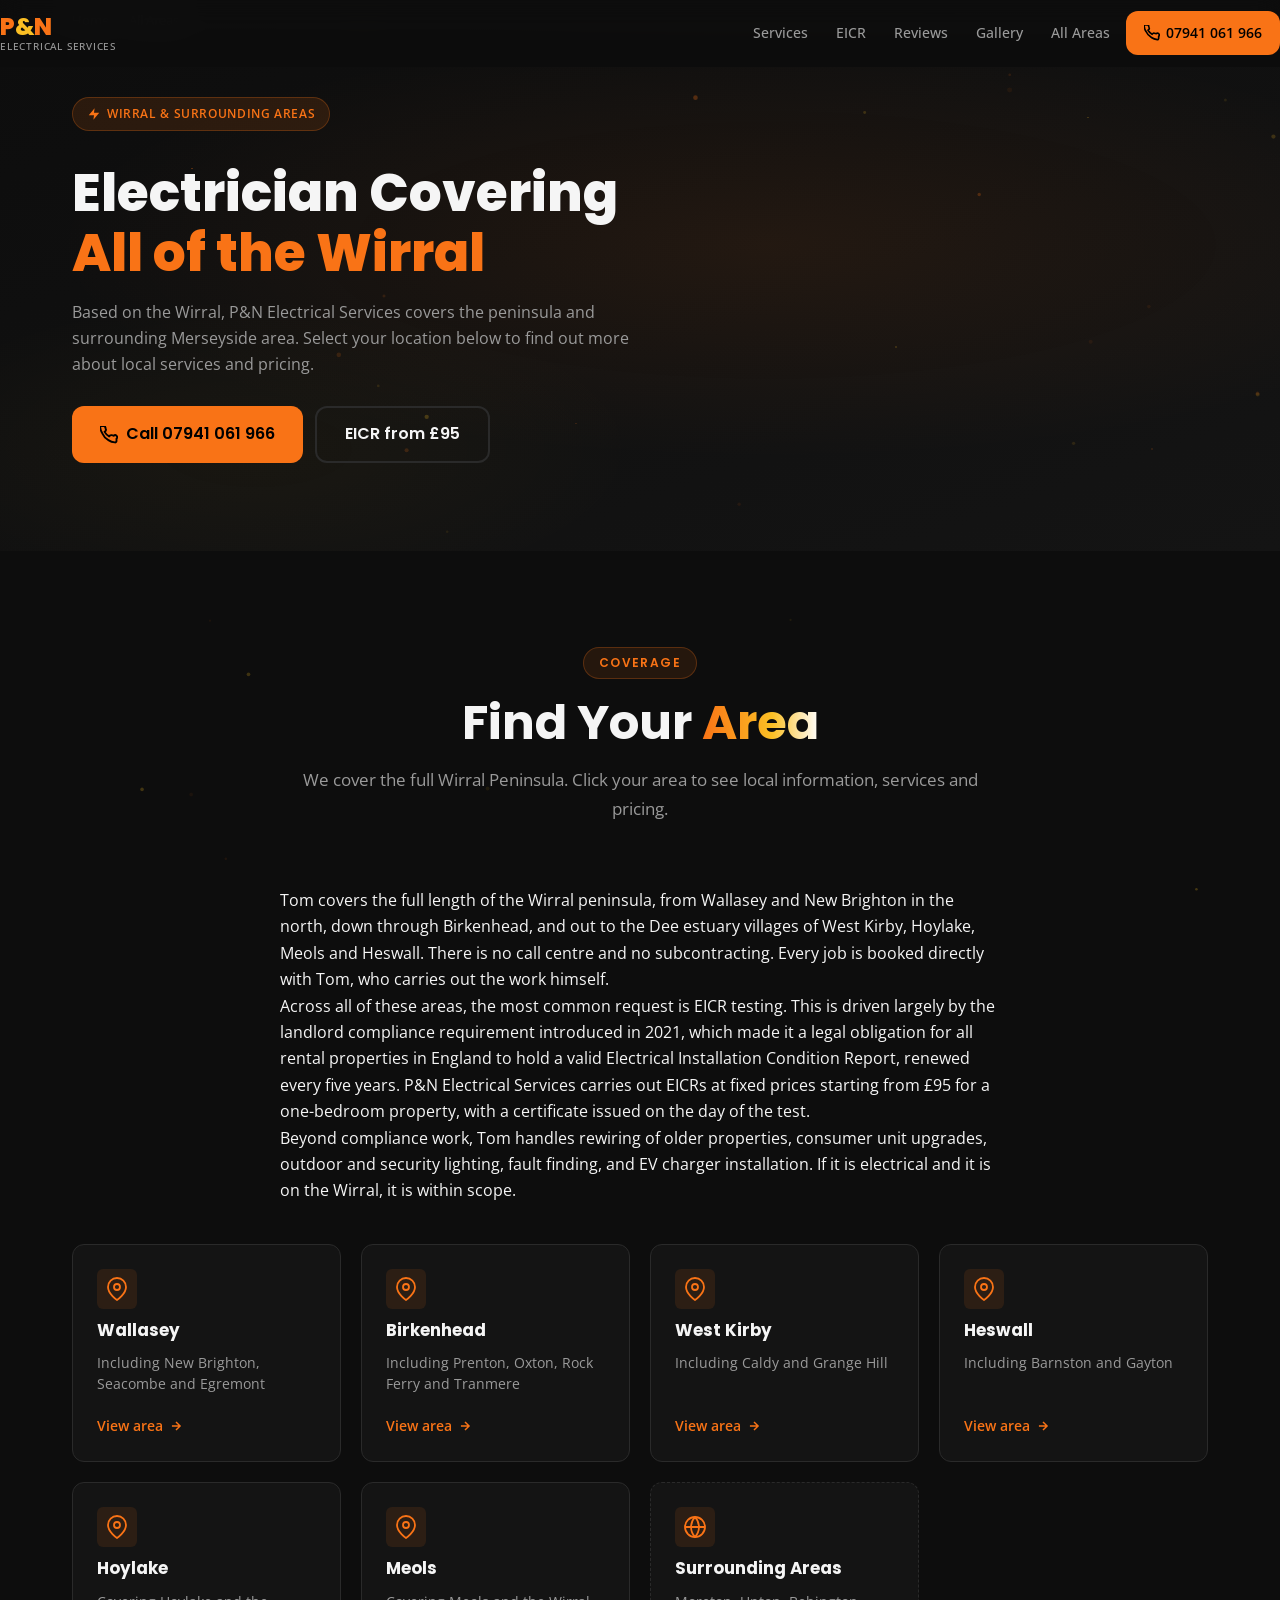
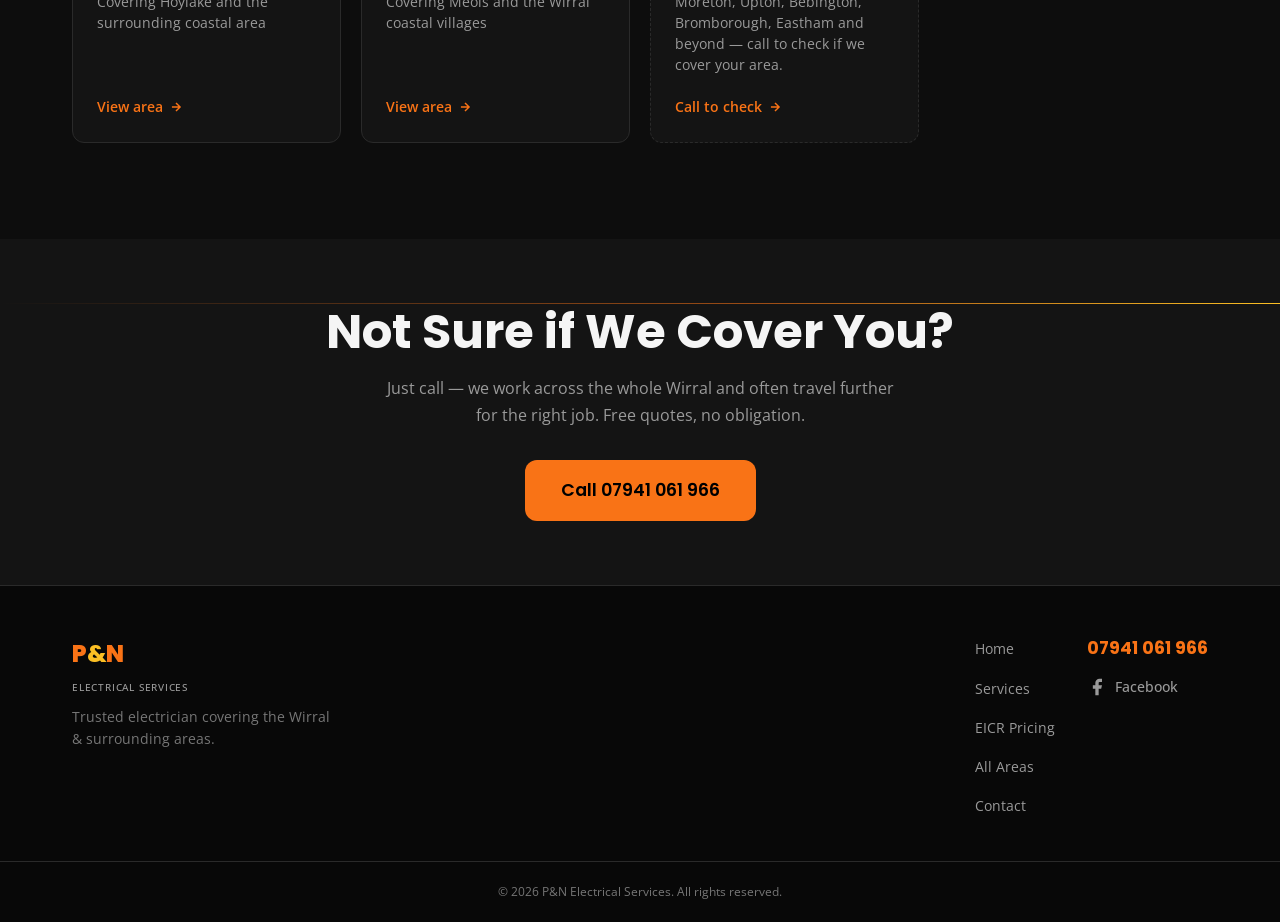
<file: areas/index.html>
<!DOCTYPE html>
<html lang="en">
<head>
  <meta charset="UTF-8" />
  <meta name="viewport" content="width=device-width, initial-scale=1.0" />
  <meta name="robots" content="index, follow, max-snippet:-1, max-image-preview:large, max-video-preview:-1" />
  <title>Wirral Electrician — All Areas Covered | P&N Electrical Services</title>
  <meta name="description" content="P&N Electrical Services covers all areas of the Wirral — Wallasey, Birkenhead, West Kirby, Heswall, Hoylake, Meols and surrounding towns. Call 07941 061 966 for a free quote." />
  <link rel="icon" type="image/svg+xml" href="data:image/svg+xml,%3Csvg xmlns='http://www.w3.org/2000/svg' viewBox='0 0 32 32'%3E%3Crect width='32' height='32' rx='6' fill='%230D0D0D'/%3E%3Cpath d='M18 4L8 18h8l-2 10 10-14h-8z' fill='%23F97316'/%3E%3C/svg%3E" />
  <meta property="og:title" content="Wirral Electrician — All Areas | P&N Electrical Services" />
  <meta property="og:description" content="P&N Electrical Services covers the whole Wirral. Find your area and call for a free quote." />
  <meta property="og:url" content="https://pandnelectricwirral.co.uk/areas/" />
  <meta property="og:type" content="website" />
  <meta property="og:image" content="https://pandnelectricwirral.co.uk/images/brand-logo-mat.jpg" />
  <meta property="og:image:width" content="1200" />
  <meta property="og:image:height" content="630" />
  <meta property="og:site_name" content="P&N Electrical Services" />
  <meta property="og:locale" content="en_GB" />
  <meta name="twitter:card" content="summary_large_image" />
  <meta name="twitter:title" content="Wirral Electrician — All Areas | P&N Electrical Services" />
  <meta name="twitter:description" content="P&N Electrical Services covers the whole Wirral. Find your area and call for a free quote." />
  <meta name="twitter:image" content="https://pandnelectricwirral.co.uk/images/brand-logo-mat.jpg" />
  <link rel="canonical" href="https://pandnelectricwirral.co.uk/areas/" />
  <link rel="preconnect" href="https://fonts.googleapis.com" />
  <link rel="preconnect" href="https://fonts.gstatic.com" crossorigin />
  <link rel="stylesheet" media="print" onload="this.media='all'" href="https://fonts.googleapis.com/css2?family=Poppins:wght@400;600;700;800&family=Open+Sans:wght@400;500;600&display=swap" />
  <noscript><link rel="stylesheet" href="https://fonts.googleapis.com/css2?family=Poppins:wght@400;600;700;800&family=Open+Sans:wght@400;500;600&display=swap" /></noscript>
  <link rel="stylesheet" href="../styles.css" />
  <script type="application/ld+json">
  {
    "@context": "https://schema.org",
    "@type": "ElectricalContractor",
    "@id": "https://pandnelectricwirral.co.uk/#business",
    "name": "P&N Electrical Services",
    "telephone": "+447941061966",
    "url": "https://pandnelectricwirral.co.uk/",
    "image": "https://pandnelectricwirral.co.uk/images/brand-logo-mat.jpg",
    "address": {"@type": "PostalAddress", "addressLocality": "Wirral", "addressRegion": "Merseyside", "postalCode": "CH41", "addressCountry": "GB"},
    "geo": {"@type": "GeoCoordinates", "latitude": 53.41750, "longitude": -3.03560},
    "sameAs": ["https://www.facebook.com/share/1DViQmtfAq/","https://share.google/rT0Xs3v4Qorzj18Vh"],
    "areaServed": [
      { "@type": "City", "name": "Wallasey" },
      { "@type": "City", "name": "Birkenhead" },
      { "@type": "City", "name": "West Kirby" },
      { "@type": "City", "name": "Heswall" },
      { "@type": "City", "name": "Hoylake" },
      { "@type": "City", "name": "Meols" },
      { "@type": "AdministrativeArea", "name": "Wirral, Merseyside" }
    ],
    "openingHoursSpecification": {"@type": "OpeningHoursSpecification", "dayOfWeek": ["Monday","Tuesday","Wednesday","Thursday","Friday","Saturday"], "opens": "08:00", "closes": "18:00"},
    "description": "Local electrician covering the whole of the Wirral and surrounding Merseyside areas.",
    "priceRange": "££"
  }
  </script>
  <script type="application/ld+json">{"@context":"https://schema.org","@type":"BreadcrumbList","itemListElement":[{"@type":"ListItem","position":1,"name":"Home","item":"https://pandnelectricwirral.co.uk/"},{"@type":"ListItem","position":2,"name":"All Areas","item":"https://pandnelectricwirral.co.uk/areas/"}]}</script>
</head>
<body>
  <header class="nav-header" id="top">
    <nav class="nav-inner" aria-label="Main navigation">
      <a href="../index.html" class="nav-logo"><span class="logo-pn">P<span class="amp">&amp;</span>N</span><span class="logo-sub">Electrical Services</span></a>
      <ul class="nav-links" id="navLinks" role="list">
        <li><a href="../index.html#services">Services</a></li><li><a href="../index.html#eicr">EICR</a></li><li><a href="../index.html#reviews">Reviews</a></li><li><a href="../index.html#gallery">Gallery</a></li><li><a href="../areas/" aria-current="page">All Areas</a></li>
        <li><a href="tel:07941061966" class="nav-cta"><svg width="16" height="16" viewBox="0 0 24 24" fill="none" stroke="currentColor" stroke-width="2.5" aria-hidden="true"><path d="M22 16.92v3a2 2 0 01-2.18 2 19.79 19.79 0 01-8.63-3.07A19.5 19.5 0 013.07 9.8 19.79 19.79 0 01.1 1.17 2 2 0 012.1 0h3a2 2 0 012 1.72c.179.84.4 1.654.7 2.81a2 2 0 01-.45 2.11L6.11 7.84a16 16 0 006.06 6.06l1.2-1.2a2 2 0 012.11-.45 12.84 12.84 0 002.81.7A2 2 0 0122 16.92z"/></svg>07941 061 966</a></li>
      </ul>
      <button class="hamburger" id="hamburger" aria-expanded="false" aria-controls="navLinks" aria-label="Toggle navigation menu"><span></span><span></span><span></span></button>
    </nav>
  </header>

  <main>
    <div class="breadcrumb-bar"><div class="container"><nav aria-label="Breadcrumb"><ol class="breadcrumb" role="list"><li><a href="../index.html">Home</a></li><li aria-current="page">All Areas</li></ol></nav></div></div>

    <section class="area-hero" aria-labelledby="areas-heading">
      <div class="hero-bg" aria-hidden="true"><div class="hero-sparks"></div></div>
      <div class="container area-hero-content">
        <div class="hero-badge"><svg width="14" height="14" viewBox="0 0 24 24" fill="currentColor" aria-hidden="true"><path d="M13 2L3 14h9l-1 8 10-12h-9l1-8z"/></svg>Wirral &amp; Surrounding Areas</div>
        <h1 id="areas-heading">Electrician Covering<br /><span class="accent">All of the Wirral</span></h1>
        <p class="hero-sub">Based on the Wirral, P&N Electrical Services covers the peninsula and surrounding Merseyside area. Select your location below to find out more about local services and pricing.</p>
        <div class="hero-actions">
          <a href="tel:07941061966" class="btn btn-primary"><svg width="18" height="18" viewBox="0 0 24 24" fill="none" stroke="currentColor" stroke-width="2.5" aria-hidden="true"><path d="M22 16.92v3a2 2 0 01-2.18 2 19.79 19.79 0 01-8.63-3.07A19.5 19.5 0 013.07 9.8 19.79 19.79 0 01.1 1.17 2 2 0 012.1 0h3a2 2 0 012 1.72c.179.84.4 1.654.7 2.81a2 2 0 01-.45 2.11L6.11 7.84a16 16 0 006.06 6.06l1.2-1.2a2 2 0 012.11-.45 12.84 12.84 0 002.81.7A2 2 0 0122 16.92z"/></svg>Call 07941 061 966</a>
          <a href="../index.html#eicr" class="btn btn-secondary">EICR from £95</a>
        </div>
      </div>
    </section>

    <section class="section" aria-labelledby="areas-list-heading">
      <div class="container">
        <div class="section-header">
          <span class="section-label">Coverage</span>
          <h2 id="areas-list-heading">Find Your <span class="accent">Area</span></h2>
          <p>We cover the full Wirral Peninsula. Click your area to see local information, services and pricing.</p>
        </div>

        <div class="areas-intro" style="max-width:720px;margin:0 auto 2.5rem;">
          <p>Tom covers the full length of the Wirral peninsula, from Wallasey and New Brighton in the north, down through Birkenhead, and out to the Dee estuary villages of West Kirby, Hoylake, Meols and Heswall. There is no call centre and no subcontracting. Every job is booked directly with Tom, who carries out the work himself.</p>
          <p>Across all of these areas, the most common request is EICR testing. This is driven largely by the landlord compliance requirement introduced in 2021, which made it a legal obligation for all rental properties in England to hold a valid Electrical Installation Condition Report, renewed every five years. P&amp;N Electrical Services carries out EICRs at fixed prices starting from £95 for a one-bedroom property, with a certificate issued on the day of the test.</p>
          <p>Beyond compliance work, Tom handles rewiring of older properties, consumer unit upgrades, outdoor and security lighting, fault finding, and EV charger installation. If it is electrical and it is on the Wirral, it is within scope.</p>
        </div>

        <div class="areas-grid">
          <a href="wallasey.html" class="area-card">
            <div class="area-card-icon" aria-hidden="true">
              <svg width="24" height="24" viewBox="0 0 24 24" fill="none" stroke="currentColor" stroke-width="1.8"><path d="M21 10c0 7-9 13-9 13s-9-6-9-13a9 9 0 0118 0z"/><circle cx="12" cy="10" r="3"/></svg>
            </div>
            <h3>Wallasey</h3>
            <p>Including New Brighton, Seacombe and Egremont</p>
            <span class="card-link">View area <svg width="14" height="14" viewBox="0 0 24 24" fill="none" stroke="currentColor" stroke-width="2.5" aria-hidden="true"><path d="M5 12h14M12 5l7 7-7 7"/></svg></span>
          </a>

          <a href="birkenhead.html" class="area-card">
            <div class="area-card-icon" aria-hidden="true">
              <svg width="24" height="24" viewBox="0 0 24 24" fill="none" stroke="currentColor" stroke-width="1.8"><path d="M21 10c0 7-9 13-9 13s-9-6-9-13a9 9 0 0118 0z"/><circle cx="12" cy="10" r="3"/></svg>
            </div>
            <h3>Birkenhead</h3>
            <p>Including Prenton, Oxton, Rock Ferry and Tranmere</p>
            <span class="card-link">View area <svg width="14" height="14" viewBox="0 0 24 24" fill="none" stroke="currentColor" stroke-width="2.5" aria-hidden="true"><path d="M5 12h14M12 5l7 7-7 7"/></svg></span>
          </a>

          <a href="west-kirby.html" class="area-card">
            <div class="area-card-icon" aria-hidden="true">
              <svg width="24" height="24" viewBox="0 0 24 24" fill="none" stroke="currentColor" stroke-width="1.8"><path d="M21 10c0 7-9 13-9 13s-9-6-9-13a9 9 0 0118 0z"/><circle cx="12" cy="10" r="3"/></svg>
            </div>
            <h3>West Kirby</h3>
            <p>Including Caldy and Grange Hill</p>
            <span class="card-link">View area <svg width="14" height="14" viewBox="0 0 24 24" fill="none" stroke="currentColor" stroke-width="2.5" aria-hidden="true"><path d="M5 12h14M12 5l7 7-7 7"/></svg></span>
          </a>

          <a href="heswall.html" class="area-card">
            <div class="area-card-icon" aria-hidden="true">
              <svg width="24" height="24" viewBox="0 0 24 24" fill="none" stroke="currentColor" stroke-width="1.8"><path d="M21 10c0 7-9 13-9 13s-9-6-9-13a9 9 0 0118 0z"/><circle cx="12" cy="10" r="3"/></svg>
            </div>
            <h3>Heswall</h3>
            <p>Including Barnston and Gayton</p>
            <span class="card-link">View area <svg width="14" height="14" viewBox="0 0 24 24" fill="none" stroke="currentColor" stroke-width="2.5" aria-hidden="true"><path d="M5 12h14M12 5l7 7-7 7"/></svg></span>
          </a>

          <a href="hoylake.html" class="area-card">
            <div class="area-card-icon" aria-hidden="true">
              <svg width="24" height="24" viewBox="0 0 24 24" fill="none" stroke="currentColor" stroke-width="1.8"><path d="M21 10c0 7-9 13-9 13s-9-6-9-13a9 9 0 0118 0z"/><circle cx="12" cy="10" r="3"/></svg>
            </div>
            <h3>Hoylake</h3>
            <p>Covering Hoylake and the surrounding coastal area</p>
            <span class="card-link">View area <svg width="14" height="14" viewBox="0 0 24 24" fill="none" stroke="currentColor" stroke-width="2.5" aria-hidden="true"><path d="M5 12h14M12 5l7 7-7 7"/></svg></span>
          </a>

          <a href="meols.html" class="area-card">
            <div class="area-card-icon" aria-hidden="true">
              <svg width="24" height="24" viewBox="0 0 24 24" fill="none" stroke="currentColor" stroke-width="1.8"><path d="M21 10c0 7-9 13-9 13s-9-6-9-13a9 9 0 0118 0z"/><circle cx="12" cy="10" r="3"/></svg>
            </div>
            <h3>Meols</h3>
            <p>Covering Meols and the Wirral coastal villages</p>
            <span class="card-link">View area <svg width="14" height="14" viewBox="0 0 24 24" fill="none" stroke="currentColor" stroke-width="2.5" aria-hidden="true"><path d="M5 12h14M12 5l7 7-7 7"/></svg></span>
          </a>

          <div class="area-card area-card--surrounding">
            <div class="area-card-icon" aria-hidden="true">
              <svg width="24" height="24" viewBox="0 0 24 24" fill="none" stroke="currentColor" stroke-width="1.8"><circle cx="12" cy="12" r="10"/><path d="M2 12h20M12 2a15.3 15.3 0 014 10 15.3 15.3 0 01-4 10 15.3 15.3 0 01-4-10 15.3 15.3 0 014-10z"/></svg>
            </div>
            <h3>Surrounding Areas</h3>
            <p>Moreton, Upton, Bebington, Bromborough, Eastham and beyond — call to check if we cover your area.</p>
            <a href="tel:07941061966" class="card-link">Call to check <svg width="14" height="14" viewBox="0 0 24 24" fill="none" stroke="currentColor" stroke-width="2.5" aria-hidden="true"><path d="M5 12h14M12 5l7 7-7 7"/></svg></a>
          </div>
        </div>
      </div>
    </section>

    <section class="section section-dark area-cta-section">
      <div class="container" style="text-align:center">
        <h2>Not Sure if We Cover You?</h2>
        <p style="color:var(--col-text-muted);margin:1rem auto 2rem;max-width:520px">Just call — we work across the whole Wirral and often travel further for the right job. Free quotes, no obligation.</p>
        <a href="tel:07941061966" class="btn btn-primary btn-lg">Call 07941 061 966</a>
      </div>
    </section>
  </main>

  <footer class="footer">
    <div class="container footer-inner">
      <div class="footer-brand"><span class="logo-pn">P<span class="amp">&amp;</span>N</span><span class="logo-sub">Electrical Services</span><p>Trusted electrician covering the Wirral &amp; surrounding areas.</p></div>
      <nav class="footer-nav" aria-label="Footer navigation"><a href="../index.html">Home</a><a href="../index.html#services">Services</a><a href="../index.html#eicr">EICR Pricing</a><a href="../areas/">All Areas</a><a href="../index.html#contact">Contact</a></nav>
      <div class="footer-contact"><a href="tel:07941061966">07941 061 966</a><a href="https://www.facebook.com/share/1DViQmtfAq/" target="_blank" rel="noopener noreferrer"><svg width="20" height="20" viewBox="0 0 24 24" fill="currentColor" aria-hidden="true"><path d="M18 2h-3a5 5 0 00-5 5v3H7v4h3v8h4v-8h3l1-4h-4V7a1 1 0 011-1h3z"/></svg>Facebook</a></div>
    </div>
    <div class="footer-bottom"><p>&copy; 2026 P&amp;N Electrical Services. All rights reserved.</p></div>
  </footer>
  <script src="../animations.js" defer></script>
  <script>const hamburger=document.getElementById('hamburger'),navLinks=document.getElementById('navLinks');function closeNav(){navLinks.classList.remove('nav-open');hamburger.setAttribute('aria-expanded','false');hamburger.classList.remove('is-open');}function openNav(){navLinks.classList.add('nav-open');hamburger.setAttribute('aria-expanded','true');hamburger.classList.add('is-open');const f=navLinks.querySelector('a');if(f)f.focus();}hamburger.addEventListener('click',()=>navLinks.classList.contains('nav-open')?closeNav():openNav());document.addEventListener('keydown',e=>{if(e.key==='Escape'&&navLinks.classList.contains('nav-open')){closeNav();hamburger.focus();}});navLinks.querySelectorAll('a').forEach(l=>l.addEventListener('click',closeNav));window.addEventListener('scroll',()=>document.querySelector('.nav-header').classList.toggle('nav-scrolled',window.scrollY>40),{passive:true});</script>
</body>
</html>
</file>
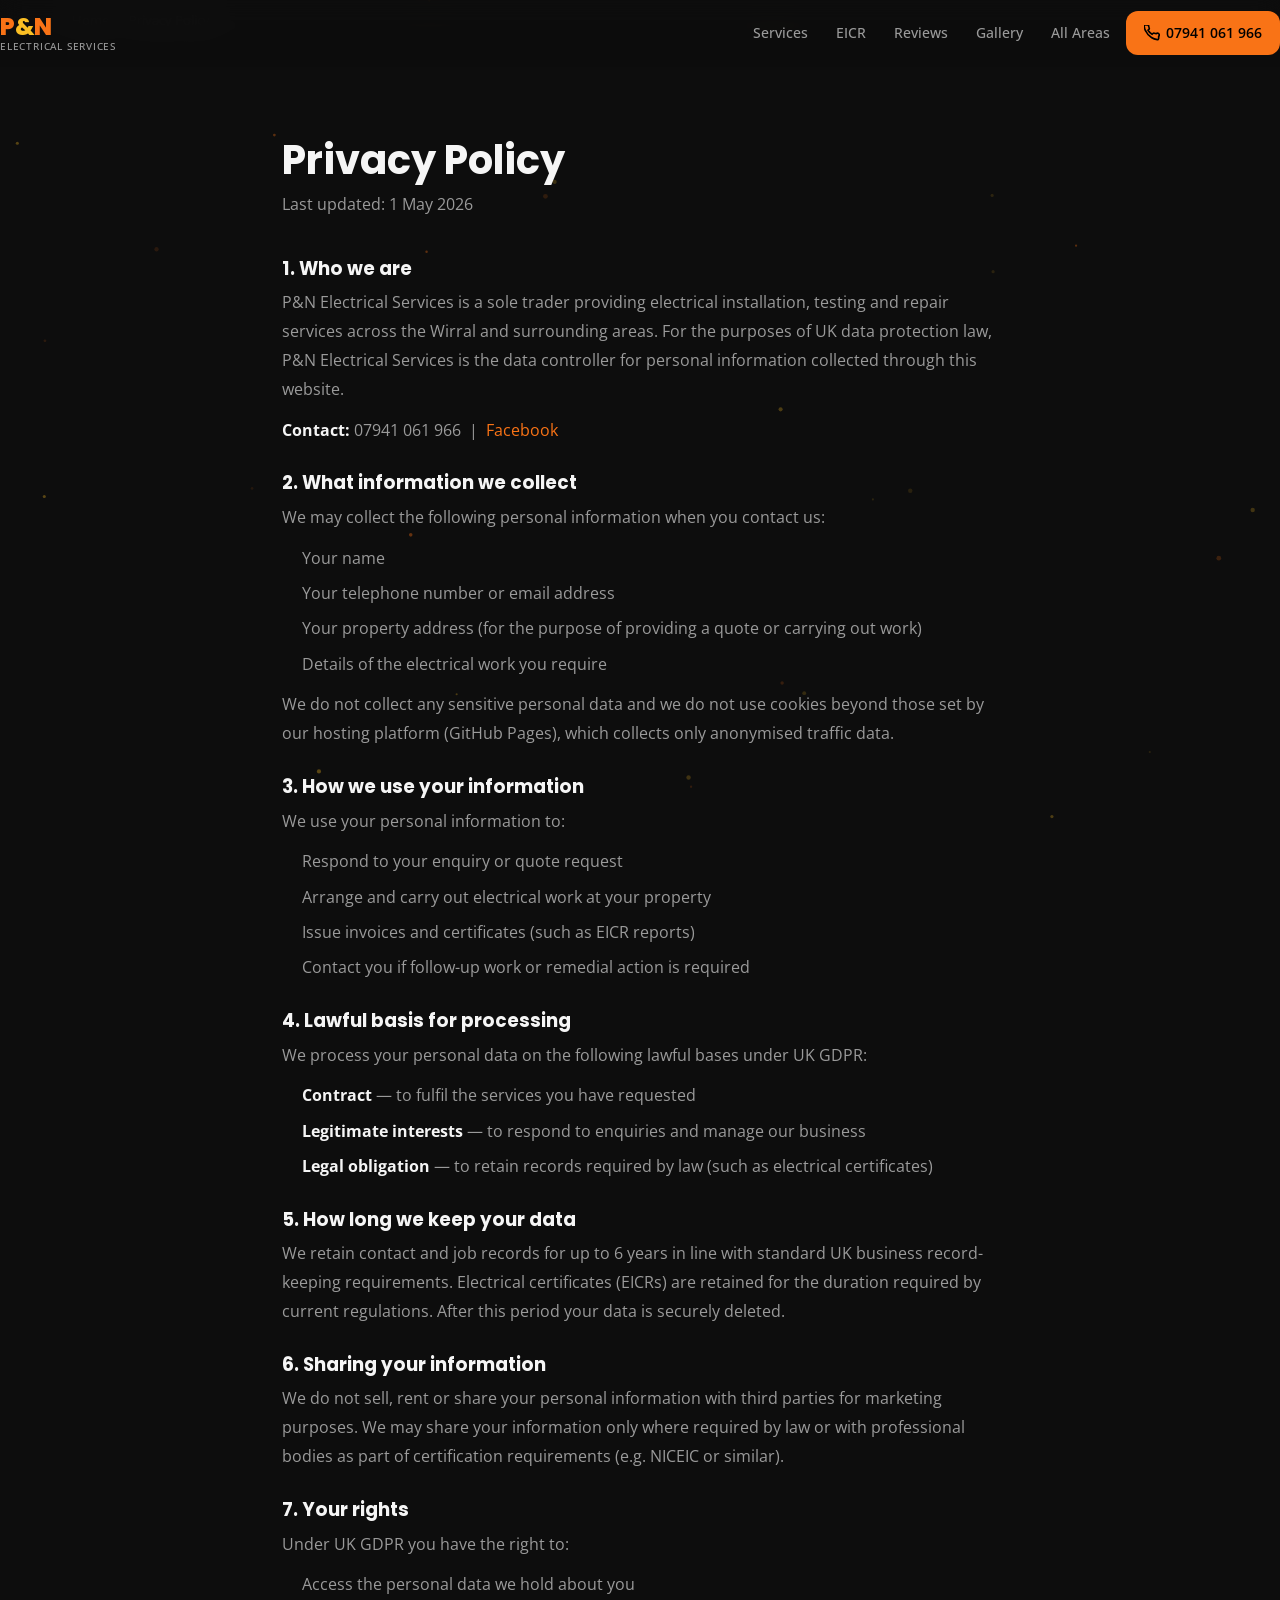
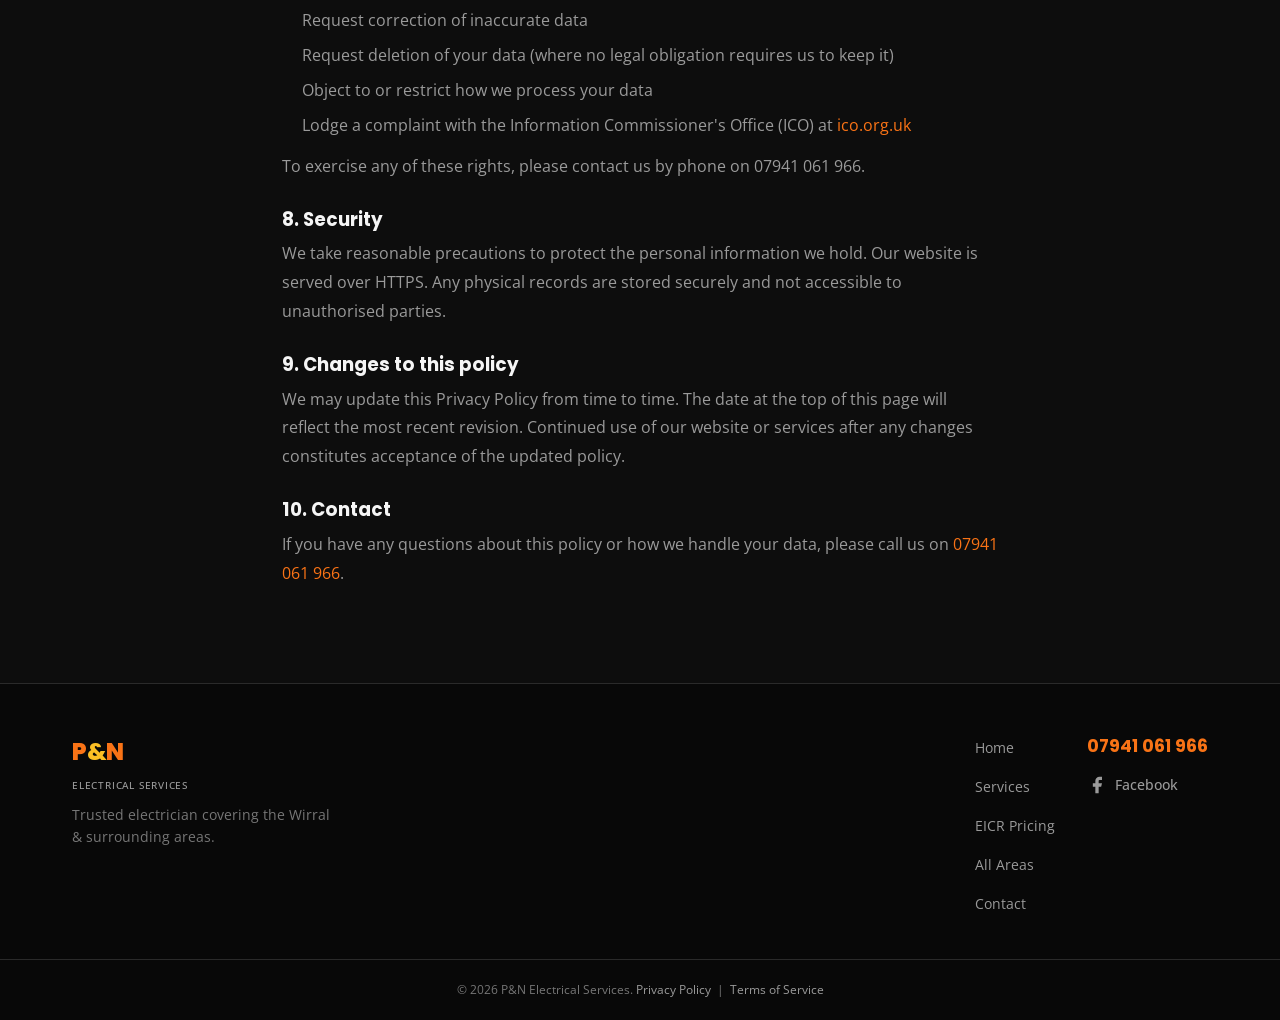
<file: privacy-policy.html>
<!DOCTYPE html>
<html lang="en">
<head>
  <meta charset="UTF-8" />
  <meta name="viewport" content="width=device-width, initial-scale=1.0" />
  <title>Privacy Policy | P&N Electrical Services</title>
  <meta name="description" content="Privacy Policy for P&N Electrical Services. How we collect, use and protect your personal data in line with UK GDPR." />
  <meta name="robots" content="index, follow, max-snippet:-1, max-image-preview:large, max-video-preview:-1" />
  <link rel="canonical" href="https://pandnelectricwirral.co.uk/privacy-policy.html" />
  <link rel="icon" type="image/svg+xml" href="data:image/svg+xml,%3Csvg xmlns='http://www.w3.org/2000/svg' viewBox='0 0 32 32'%3E%3Crect width='32' height='32' rx='6' fill='%230D0D0D'/%3E%3Cpath d='M18 4L8 18h8l-2 10 10-14h-8z' fill='%23F97316'/%3E%3C/svg%3E" />
  <link rel="preconnect" href="https://fonts.googleapis.com" />
  <link rel="preconnect" href="https://fonts.gstatic.com" crossorigin />
  <link rel="stylesheet" media="print" onload="this.media='all'" href="https://fonts.googleapis.com/css2?family=Poppins:wght@400;600;700;800&family=Open+Sans:wght@400;500;600&display=swap" />
  <noscript><link rel="stylesheet" href="https://fonts.googleapis.com/css2?family=Poppins:wght@400;600;700;800&family=Open+Sans:wght@400;500;600&display=swap" /></noscript>
  <link rel="stylesheet" href="styles.css" />
</head>
<body>
  <header class="nav-header" id="top">
    <nav class="nav-inner" aria-label="Main navigation">
      <a href="index.html" class="nav-logo"><span class="logo-pn">P<span class="amp">&amp;</span>N</span><span class="logo-sub">Electrical Services</span></a>
      <ul class="nav-links" id="navLinks" role="list">
        <li><a href="index.html#services">Services</a></li><li><a href="index.html#eicr">EICR</a></li><li><a href="index.html#reviews">Reviews</a></li><li><a href="index.html#gallery">Gallery</a></li><li><a href="areas/">All Areas</a></li>
        <li><a href="tel:07941061966" class="nav-cta"><svg width="16" height="16" viewBox="0 0 24 24" fill="none" stroke="currentColor" stroke-width="2.5" aria-hidden="true"><path d="M22 16.92v3a2 2 0 01-2.18 2 19.79 19.79 0 01-8.63-3.07A19.5 19.5 0 013.07 9.8 19.79 19.79 0 01.1 1.17 2 2 0 012.1 0h3a2 2 0 012 1.72c.179.84.4 1.654.7 2.81a2 2 0 01-.45 2.11L6.11 7.84a16 16 0 006.06 6.06l1.2-1.2a2 2 0 012.11-.45 12.84 12.84 0 002.81.7A2 2 0 0122 16.92z"/></svg>07941 061 966</a></li>
      </ul>
      <button class="hamburger" id="hamburger" aria-expanded="false" aria-controls="navLinks" aria-label="Toggle navigation menu"><span></span><span></span><span></span></button>
    </nav>
  </header>

  <main>
    <div class="breadcrumb-bar"><div class="container"><nav aria-label="Breadcrumb"><ol class="breadcrumb" role="list"><li><a href="index.html">Home</a></li><li aria-current="page">Privacy Policy</li></ol></nav></div></div>

    <section class="section">
      <div class="container" style="max-width:780px">

        <h1 style="font-size:clamp(1.8rem,4vw,2.5rem);margin-bottom:0.5rem">Privacy Policy</h1>
        <p style="color:var(--col-text-muted);margin-bottom:2.5rem">Last updated: 1 May 2026</p>

        <div style="color:var(--col-text-muted);line-height:1.8;display:flex;flex-direction:column;gap:1.75rem">

          <div>
            <h2 style="font-size:1.15rem;color:var(--col-text);margin-bottom:0.6rem">1. Who we are</h2>
            <p>P&amp;N Electrical Services is a sole trader providing electrical installation, testing and repair services across the Wirral and surrounding areas. For the purposes of UK data protection law, P&amp;N Electrical Services is the data controller for personal information collected through this website.</p>
            <p style="margin-top:0.75rem"><strong style="color:var(--col-text)">Contact:</strong> 07941 061 966 &nbsp;|&nbsp; <a href="https://www.facebook.com/share/1DViQmtfAq/" style="color:var(--col-orange)">Facebook</a></p>
          </div>

          <div>
            <h2 style="font-size:1.15rem;color:var(--col-text);margin-bottom:0.6rem">2. What information we collect</h2>
            <p>We may collect the following personal information when you contact us:</p>
            <ul style="margin:0.75rem 0 0 1.25rem;display:flex;flex-direction:column;gap:0.4rem">
              <li>Your name</li>
              <li>Your telephone number or email address</li>
              <li>Your property address (for the purpose of providing a quote or carrying out work)</li>
              <li>Details of the electrical work you require</li>
            </ul>
            <p style="margin-top:0.75rem">We do not collect any sensitive personal data and we do not use cookies beyond those set by our hosting platform (GitHub Pages), which collects only anonymised traffic data.</p>
          </div>

          <div>
            <h2 style="font-size:1.15rem;color:var(--col-text);margin-bottom:0.6rem">3. How we use your information</h2>
            <p>We use your personal information to:</p>
            <ul style="margin:0.75rem 0 0 1.25rem;display:flex;flex-direction:column;gap:0.4rem">
              <li>Respond to your enquiry or quote request</li>
              <li>Arrange and carry out electrical work at your property</li>
              <li>Issue invoices and certificates (such as EICR reports)</li>
              <li>Contact you if follow-up work or remedial action is required</li>
            </ul>
          </div>

          <div>
            <h2 style="font-size:1.15rem;color:var(--col-text);margin-bottom:0.6rem">4. Lawful basis for processing</h2>
            <p>We process your personal data on the following lawful bases under UK GDPR:</p>
            <ul style="margin:0.75rem 0 0 1.25rem;display:flex;flex-direction:column;gap:0.4rem">
              <li><strong style="color:var(--col-text)">Contract</strong> — to fulfil the services you have requested</li>
              <li><strong style="color:var(--col-text)">Legitimate interests</strong> — to respond to enquiries and manage our business</li>
              <li><strong style="color:var(--col-text)">Legal obligation</strong> — to retain records required by law (such as electrical certificates)</li>
            </ul>
          </div>

          <div>
            <h2 style="font-size:1.15rem;color:var(--col-text);margin-bottom:0.6rem">5. How long we keep your data</h2>
            <p>We retain contact and job records for up to 6 years in line with standard UK business record-keeping requirements. Electrical certificates (EICRs) are retained for the duration required by current regulations. After this period your data is securely deleted.</p>
          </div>

          <div>
            <h2 style="font-size:1.15rem;color:var(--col-text);margin-bottom:0.6rem">6. Sharing your information</h2>
            <p>We do not sell, rent or share your personal information with third parties for marketing purposes. We may share your information only where required by law or with professional bodies as part of certification requirements (e.g. NICEIC or similar).</p>
          </div>

          <div>
            <h2 style="font-size:1.15rem;color:var(--col-text);margin-bottom:0.6rem">7. Your rights</h2>
            <p>Under UK GDPR you have the right to:</p>
            <ul style="margin:0.75rem 0 0 1.25rem;display:flex;flex-direction:column;gap:0.4rem">
              <li>Access the personal data we hold about you</li>
              <li>Request correction of inaccurate data</li>
              <li>Request deletion of your data (where no legal obligation requires us to keep it)</li>
              <li>Object to or restrict how we process your data</li>
              <li>Lodge a complaint with the Information Commissioner's Office (ICO) at <a href="https://ico.org.uk" target="_blank" rel="noopener noreferrer" style="color:var(--col-orange)">ico.org.uk</a></li>
            </ul>
            <p style="margin-top:0.75rem">To exercise any of these rights, please contact us by phone on 07941 061 966.</p>
          </div>

          <div>
            <h2 style="font-size:1.15rem;color:var(--col-text);margin-bottom:0.6rem">8. Security</h2>
            <p>We take reasonable precautions to protect the personal information we hold. Our website is served over HTTPS. Any physical records are stored securely and not accessible to unauthorised parties.</p>
          </div>

          <div>
            <h2 style="font-size:1.15rem;color:var(--col-text);margin-bottom:0.6rem">9. Changes to this policy</h2>
            <p>We may update this Privacy Policy from time to time. The date at the top of this page will reflect the most recent revision. Continued use of our website or services after any changes constitutes acceptance of the updated policy.</p>
          </div>

          <div>
            <h2 style="font-size:1.15rem;color:var(--col-text);margin-bottom:0.6rem">10. Contact</h2>
            <p>If you have any questions about this policy or how we handle your data, please call us on <a href="tel:07941061966" style="color:var(--col-orange)">07941 061 966</a>.</p>
          </div>

        </div>
      </div>
    </section>
  </main>

  <footer class="footer">
    <div class="container footer-inner">
      <div class="footer-brand"><span class="logo-pn">P<span class="amp">&amp;</span>N</span><span class="logo-sub">Electrical Services</span><p>Trusted electrician covering the Wirral &amp; surrounding areas.</p></div>
      <nav class="footer-nav" aria-label="Footer navigation"><a href="index.html">Home</a><a href="index.html#services">Services</a><a href="index.html#eicr">EICR Pricing</a><a href="areas/">All Areas</a><a href="index.html#contact">Contact</a></nav>
      <div class="footer-contact"><a href="tel:07941061966">07941 061 966</a><a href="https://www.facebook.com/share/1DViQmtfAq/" target="_blank" rel="noopener noreferrer"><svg width="20" height="20" viewBox="0 0 24 24" fill="currentColor" aria-hidden="true"><path d="M18 2h-3a5 5 0 00-5 5v3H7v4h3v8h4v-8h3l1-4h-4V7a1 1 0 011-1h3z"/></svg>Facebook</a></div>
    </div>
    <div class="footer-bottom"><p>&copy; 2026 P&amp;N Electrical Services. <a href="privacy-policy.html" style="color:var(--col-text-muted)">Privacy Policy</a> &nbsp;|&nbsp; <a href="terms.html" style="color:var(--col-text-muted)">Terms of Service</a></p></div>
  </footer>
  <script src="animations.js" defer></script>
  <script>const hamburger=document.getElementById('hamburger'),navLinks=document.getElementById('navLinks');function closeNav(){navLinks.classList.remove('nav-open');hamburger.setAttribute('aria-expanded','false');hamburger.classList.remove('is-open');}function openNav(){navLinks.classList.add('nav-open');hamburger.setAttribute('aria-expanded','true');hamburger.classList.add('is-open');const f=navLinks.querySelector('a');if(f)f.focus();}hamburger.addEventListener('click',()=>navLinks.classList.contains('nav-open')?closeNav():openNav());document.addEventListener('keydown',e=>{if(e.key==='Escape'&&navLinks.classList.contains('nav-open')){closeNav();hamburger.focus();}});navLinks.querySelectorAll('a').forEach(l=>l.addEventListener('click',closeNav));window.addEventListener('scroll',()=>document.querySelector('.nav-header').classList.toggle('nav-scrolled',window.scrollY>40),{passive:true});</script>
</body>
</html>
</file>
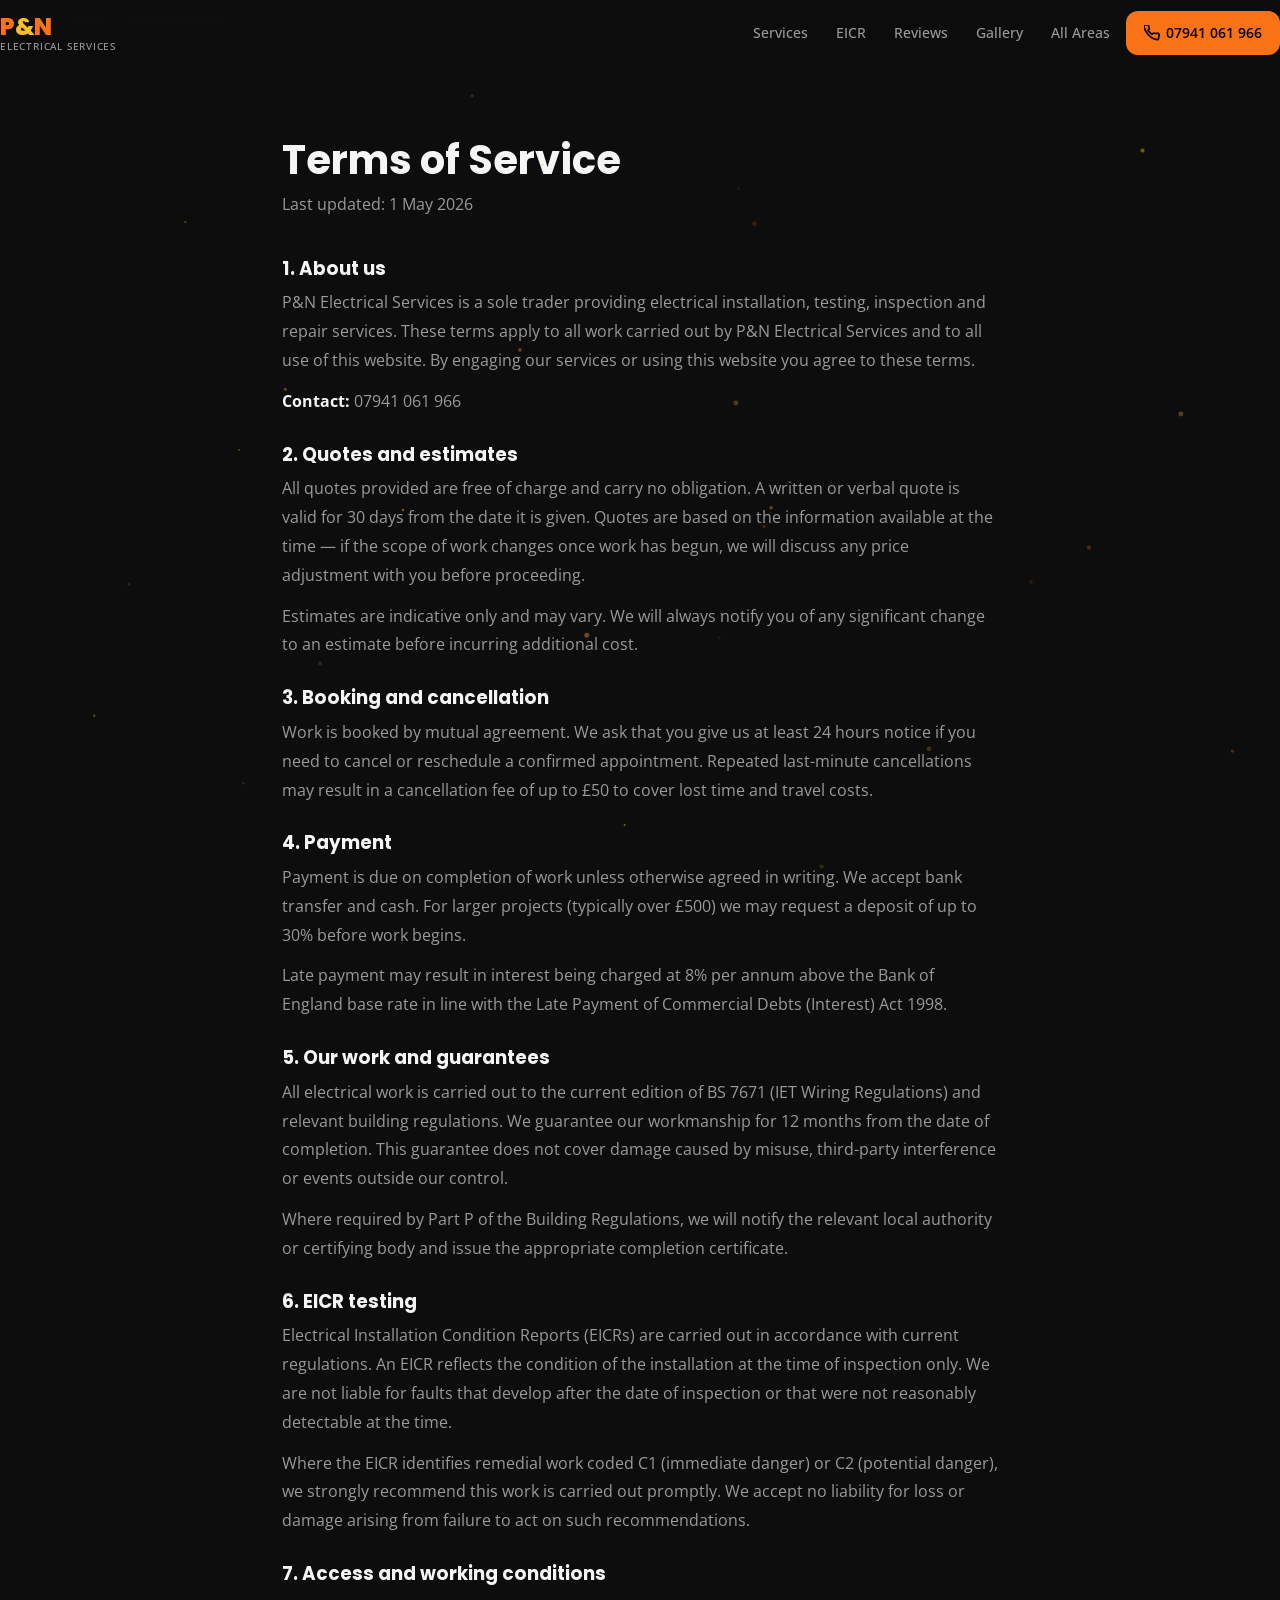
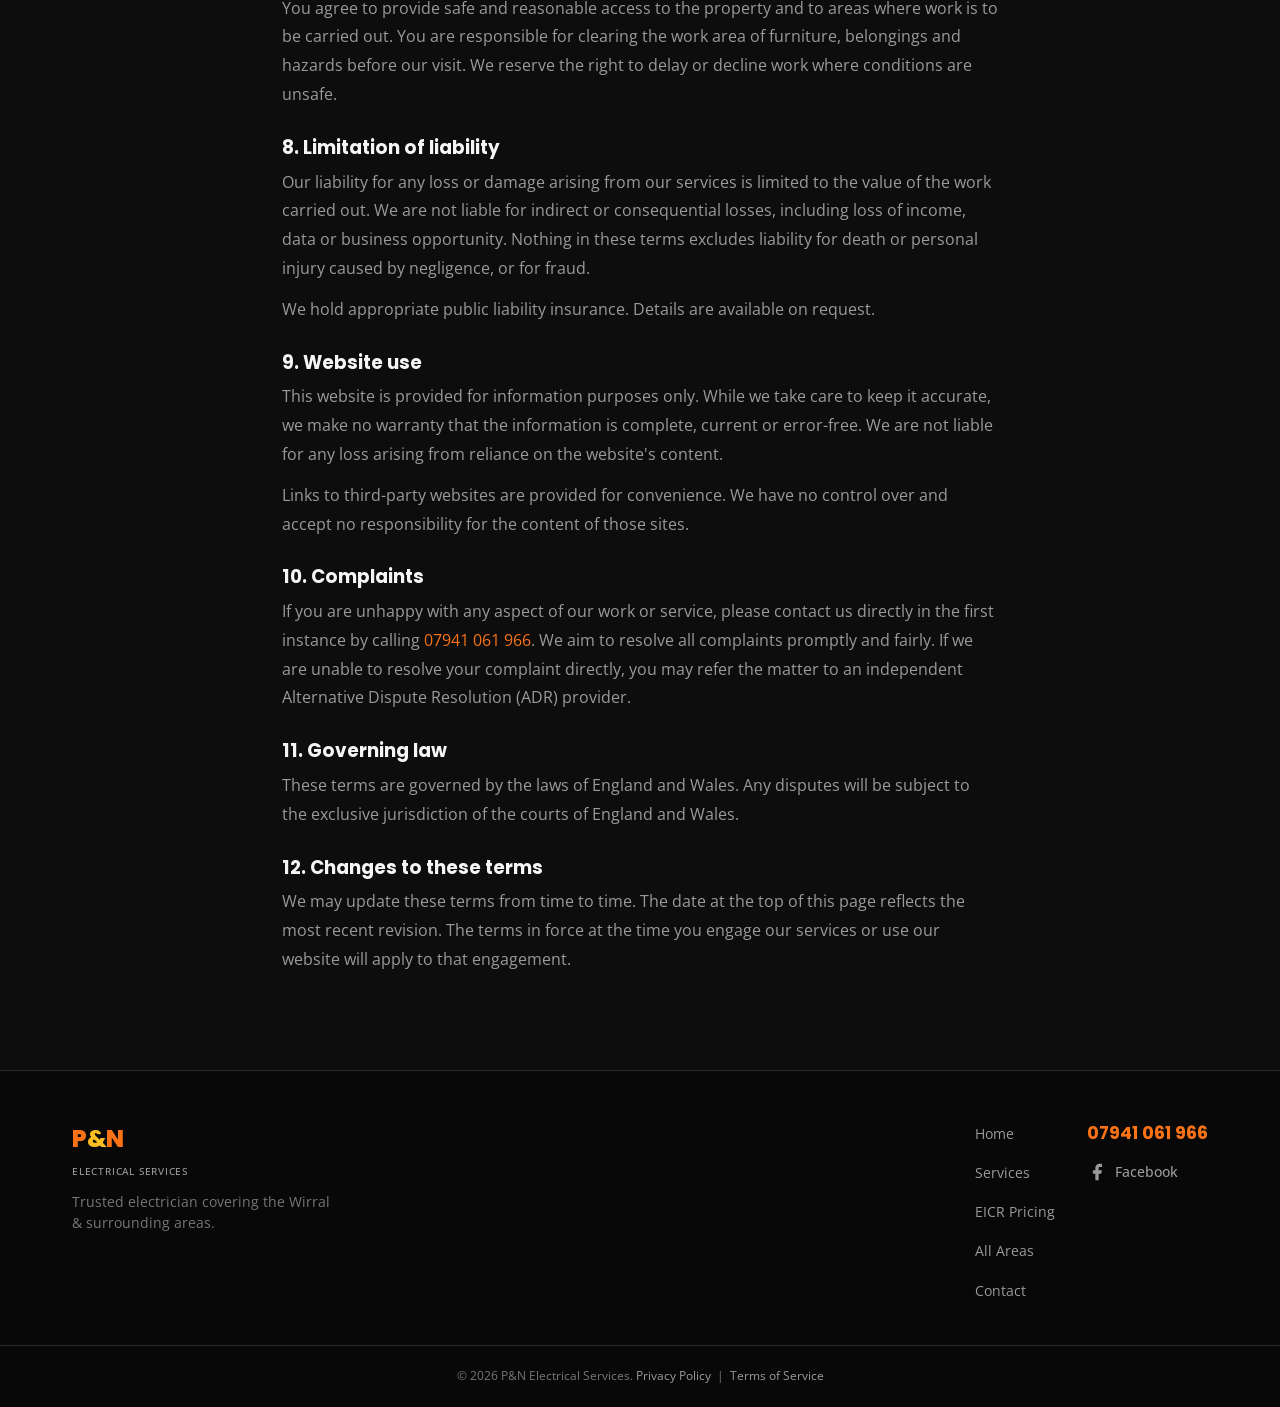
<file: terms.html>
<!DOCTYPE html>
<html lang="en">
<head>
  <meta charset="UTF-8" />
  <meta name="viewport" content="width=device-width, initial-scale=1.0" />
  <title>Terms of Service | P&N Electrical Services</title>
  <meta name="description" content="Terms of Service for P&N Electrical Services. Our standard terms covering quotes, payment, liability and your rights as a customer." />
  <meta name="robots" content="index, follow, max-snippet:-1, max-image-preview:large, max-video-preview:-1" />
  <link rel="canonical" href="https://pandnelectricwirral.co.uk/terms.html" />
  <link rel="icon" type="image/svg+xml" href="data:image/svg+xml,%3Csvg xmlns='http://www.w3.org/2000/svg' viewBox='0 0 32 32'%3E%3Crect width='32' height='32' rx='6' fill='%230D0D0D'/%3E%3Cpath d='M18 4L8 18h8l-2 10 10-14h-8z' fill='%23F97316'/%3E%3C/svg%3E" />
  <link rel="preconnect" href="https://fonts.googleapis.com" />
  <link rel="preconnect" href="https://fonts.gstatic.com" crossorigin />
  <link rel="stylesheet" media="print" onload="this.media='all'" href="https://fonts.googleapis.com/css2?family=Poppins:wght@400;600;700;800&family=Open+Sans:wght@400;500;600&display=swap" />
  <noscript><link rel="stylesheet" href="https://fonts.googleapis.com/css2?family=Poppins:wght@400;600;700;800&family=Open+Sans:wght@400;500;600&display=swap" /></noscript>
  <link rel="stylesheet" href="styles.css" />
</head>
<body>
  <header class="nav-header" id="top">
    <nav class="nav-inner" aria-label="Main navigation">
      <a href="index.html" class="nav-logo"><span class="logo-pn">P<span class="amp">&amp;</span>N</span><span class="logo-sub">Electrical Services</span></a>
      <ul class="nav-links" id="navLinks" role="list">
        <li><a href="index.html#services">Services</a></li><li><a href="index.html#eicr">EICR</a></li><li><a href="index.html#reviews">Reviews</a></li><li><a href="index.html#gallery">Gallery</a></li><li><a href="areas/">All Areas</a></li>
        <li><a href="tel:07941061966" class="nav-cta"><svg width="16" height="16" viewBox="0 0 24 24" fill="none" stroke="currentColor" stroke-width="2.5" aria-hidden="true"><path d="M22 16.92v3a2 2 0 01-2.18 2 19.79 19.79 0 01-8.63-3.07A19.5 19.5 0 013.07 9.8 19.79 19.79 0 01.1 1.17 2 2 0 012.1 0h3a2 2 0 012 1.72c.179.84.4 1.654.7 2.81a2 2 0 01-.45 2.11L6.11 7.84a16 16 0 006.06 6.06l1.2-1.2a2 2 0 012.11-.45 12.84 12.84 0 002.81.7A2 2 0 0122 16.92z"/></svg>07941 061 966</a></li>
      </ul>
      <button class="hamburger" id="hamburger" aria-expanded="false" aria-controls="navLinks" aria-label="Toggle navigation menu"><span></span><span></span><span></span></button>
    </nav>
  </header>

  <main>
    <div class="breadcrumb-bar"><div class="container"><nav aria-label="Breadcrumb"><ol class="breadcrumb" role="list"><li><a href="index.html">Home</a></li><li aria-current="page">Terms of Service</li></ol></nav></div></div>

    <section class="section">
      <div class="container" style="max-width:780px">

        <h1 style="font-size:clamp(1.8rem,4vw,2.5rem);margin-bottom:0.5rem">Terms of Service</h1>
        <p style="color:var(--col-text-muted);margin-bottom:2.5rem">Last updated: 1 May 2026</p>

        <div style="color:var(--col-text-muted);line-height:1.8;display:flex;flex-direction:column;gap:1.75rem">

          <div>
            <h2 style="font-size:1.15rem;color:var(--col-text);margin-bottom:0.6rem">1. About us</h2>
            <p>P&amp;N Electrical Services is a sole trader providing electrical installation, testing, inspection and repair services. These terms apply to all work carried out by P&amp;N Electrical Services and to all use of this website. By engaging our services or using this website you agree to these terms.</p>
            <p style="margin-top:0.75rem"><strong style="color:var(--col-text)">Contact:</strong> 07941 061 966</p>
          </div>

          <div>
            <h2 style="font-size:1.15rem;color:var(--col-text);margin-bottom:0.6rem">2. Quotes and estimates</h2>
            <p>All quotes provided are free of charge and carry no obligation. A written or verbal quote is valid for 30 days from the date it is given. Quotes are based on the information available at the time — if the scope of work changes once work has begun, we will discuss any price adjustment with you before proceeding.</p>
            <p style="margin-top:0.75rem">Estimates are indicative only and may vary. We will always notify you of any significant change to an estimate before incurring additional cost.</p>
          </div>

          <div>
            <h2 style="font-size:1.15rem;color:var(--col-text);margin-bottom:0.6rem">3. Booking and cancellation</h2>
            <p>Work is booked by mutual agreement. We ask that you give us at least 24 hours notice if you need to cancel or reschedule a confirmed appointment. Repeated last-minute cancellations may result in a cancellation fee of up to £50 to cover lost time and travel costs.</p>
          </div>

          <div>
            <h2 style="font-size:1.15rem;color:var(--col-text);margin-bottom:0.6rem">4. Payment</h2>
            <p>Payment is due on completion of work unless otherwise agreed in writing. We accept bank transfer and cash. For larger projects (typically over £500) we may request a deposit of up to 30% before work begins.</p>
            <p style="margin-top:0.75rem">Late payment may result in interest being charged at 8% per annum above the Bank of England base rate in line with the Late Payment of Commercial Debts (Interest) Act 1998.</p>
          </div>

          <div>
            <h2 style="font-size:1.15rem;color:var(--col-text);margin-bottom:0.6rem">5. Our work and guarantees</h2>
            <p>All electrical work is carried out to the current edition of BS 7671 (IET Wiring Regulations) and relevant building regulations. We guarantee our workmanship for 12 months from the date of completion. This guarantee does not cover damage caused by misuse, third-party interference or events outside our control.</p>
            <p style="margin-top:0.75rem">Where required by Part P of the Building Regulations, we will notify the relevant local authority or certifying body and issue the appropriate completion certificate.</p>
          </div>

          <div>
            <h2 style="font-size:1.15rem;color:var(--col-text);margin-bottom:0.6rem">6. EICR testing</h2>
            <p>Electrical Installation Condition Reports (EICRs) are carried out in accordance with current regulations. An EICR reflects the condition of the installation at the time of inspection only. We are not liable for faults that develop after the date of inspection or that were not reasonably detectable at the time.</p>
            <p style="margin-top:0.75rem">Where the EICR identifies remedial work coded C1 (immediate danger) or C2 (potential danger), we strongly recommend this work is carried out promptly. We accept no liability for loss or damage arising from failure to act on such recommendations.</p>
          </div>

          <div>
            <h2 style="font-size:1.15rem;color:var(--col-text);margin-bottom:0.6rem">7. Access and working conditions</h2>
            <p>You agree to provide safe and reasonable access to the property and to areas where work is to be carried out. You are responsible for clearing the work area of furniture, belongings and hazards before our visit. We reserve the right to delay or decline work where conditions are unsafe.</p>
          </div>

          <div>
            <h2 style="font-size:1.15rem;color:var(--col-text);margin-bottom:0.6rem">8. Limitation of liability</h2>
            <p>Our liability for any loss or damage arising from our services is limited to the value of the work carried out. We are not liable for indirect or consequential losses, including loss of income, data or business opportunity. Nothing in these terms excludes liability for death or personal injury caused by negligence, or for fraud.</p>
            <p style="margin-top:0.75rem">We hold appropriate public liability insurance. Details are available on request.</p>
          </div>

          <div>
            <h2 style="font-size:1.15rem;color:var(--col-text);margin-bottom:0.6rem">9. Website use</h2>
            <p>This website is provided for information purposes only. While we take care to keep it accurate, we make no warranty that the information is complete, current or error-free. We are not liable for any loss arising from reliance on the website's content.</p>
            <p style="margin-top:0.75rem">Links to third-party websites are provided for convenience. We have no control over and accept no responsibility for the content of those sites.</p>
          </div>

          <div>
            <h2 style="font-size:1.15rem;color:var(--col-text);margin-bottom:0.6rem">10. Complaints</h2>
            <p>If you are unhappy with any aspect of our work or service, please contact us directly in the first instance by calling <a href="tel:07941061966" style="color:var(--col-orange)">07941 061 966</a>. We aim to resolve all complaints promptly and fairly. If we are unable to resolve your complaint directly, you may refer the matter to an independent Alternative Dispute Resolution (ADR) provider.</p>
          </div>

          <div>
            <h2 style="font-size:1.15rem;color:var(--col-text);margin-bottom:0.6rem">11. Governing law</h2>
            <p>These terms are governed by the laws of England and Wales. Any disputes will be subject to the exclusive jurisdiction of the courts of England and Wales.</p>
          </div>

          <div>
            <h2 style="font-size:1.15rem;color:var(--col-text);margin-bottom:0.6rem">12. Changes to these terms</h2>
            <p>We may update these terms from time to time. The date at the top of this page reflects the most recent revision. The terms in force at the time you engage our services or use our website will apply to that engagement.</p>
          </div>

        </div>
      </div>
    </section>
  </main>

  <footer class="footer">
    <div class="container footer-inner">
      <div class="footer-brand"><span class="logo-pn">P<span class="amp">&amp;</span>N</span><span class="logo-sub">Electrical Services</span><p>Trusted electrician covering the Wirral &amp; surrounding areas.</p></div>
      <nav class="footer-nav" aria-label="Footer navigation"><a href="index.html">Home</a><a href="index.html#services">Services</a><a href="index.html#eicr">EICR Pricing</a><a href="areas/">All Areas</a><a href="index.html#contact">Contact</a></nav>
      <div class="footer-contact"><a href="tel:07941061966">07941 061 966</a><a href="https://www.facebook.com/share/1DViQmtfAq/" target="_blank" rel="noopener noreferrer"><svg width="20" height="20" viewBox="0 0 24 24" fill="currentColor" aria-hidden="true"><path d="M18 2h-3a5 5 0 00-5 5v3H7v4h3v8h4v-8h3l1-4h-4V7a1 1 0 011-1h3z"/></svg>Facebook</a></div>
    </div>
    <div class="footer-bottom"><p>&copy; 2026 P&amp;N Electrical Services. <a href="privacy-policy.html" style="color:var(--col-text-muted)">Privacy Policy</a> &nbsp;|&nbsp; <a href="terms.html" style="color:var(--col-text-muted)">Terms of Service</a></p></div>
  </footer>
  <script src="animations.js" defer></script>
  <script>const hamburger=document.getElementById('hamburger'),navLinks=document.getElementById('navLinks');function closeNav(){navLinks.classList.remove('nav-open');hamburger.setAttribute('aria-expanded','false');hamburger.classList.remove('is-open');}function openNav(){navLinks.classList.add('nav-open');hamburger.setAttribute('aria-expanded','true');hamburger.classList.add('is-open');const f=navLinks.querySelector('a');if(f)f.focus();}hamburger.addEventListener('click',()=>navLinks.classList.contains('nav-open')?closeNav():openNav());document.addEventListener('keydown',e=>{if(e.key==='Escape'&&navLinks.classList.contains('nav-open')){closeNav();hamburger.focus();}});navLinks.querySelectorAll('a').forEach(l=>l.addEventListener('click',closeNav));window.addEventListener('scroll',()=>document.querySelector('.nav-header').classList.toggle('nav-scrolled',window.scrollY>40),{passive:true});</script>
</body>
</html>
</file>
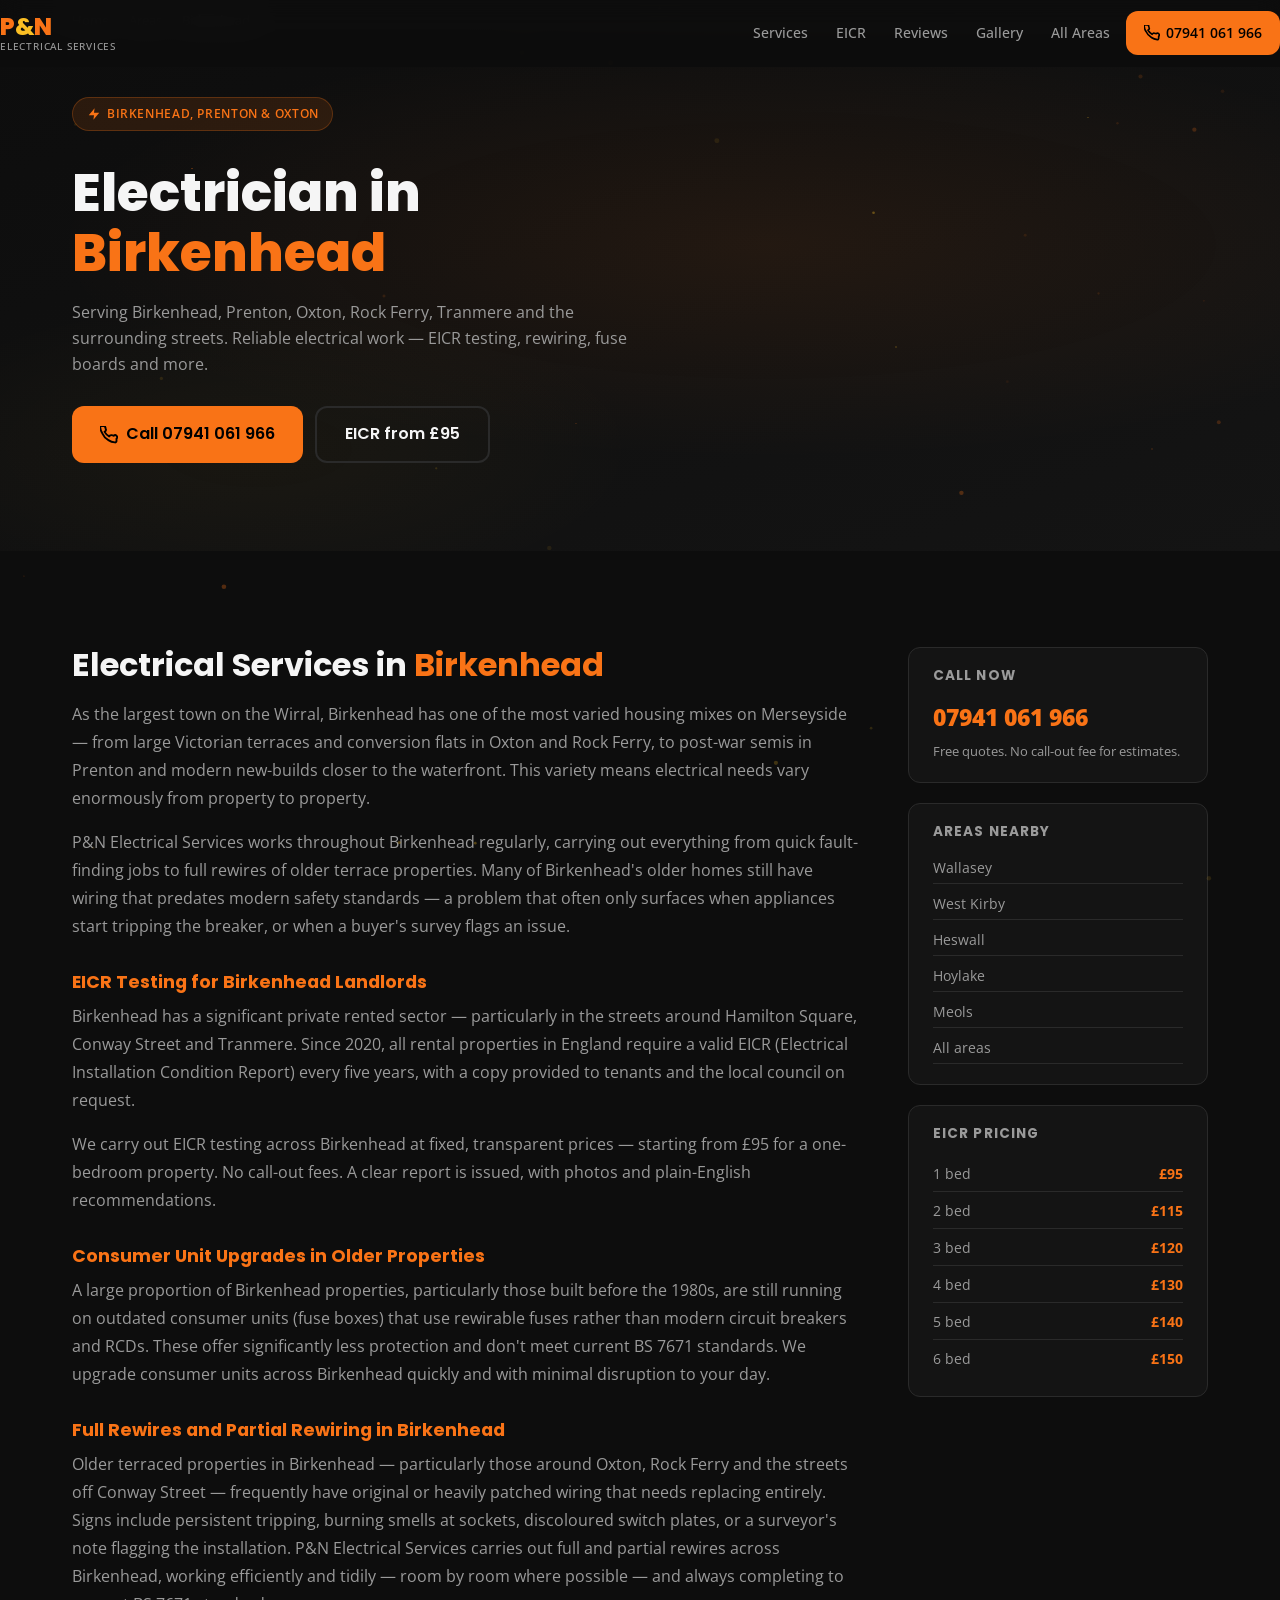
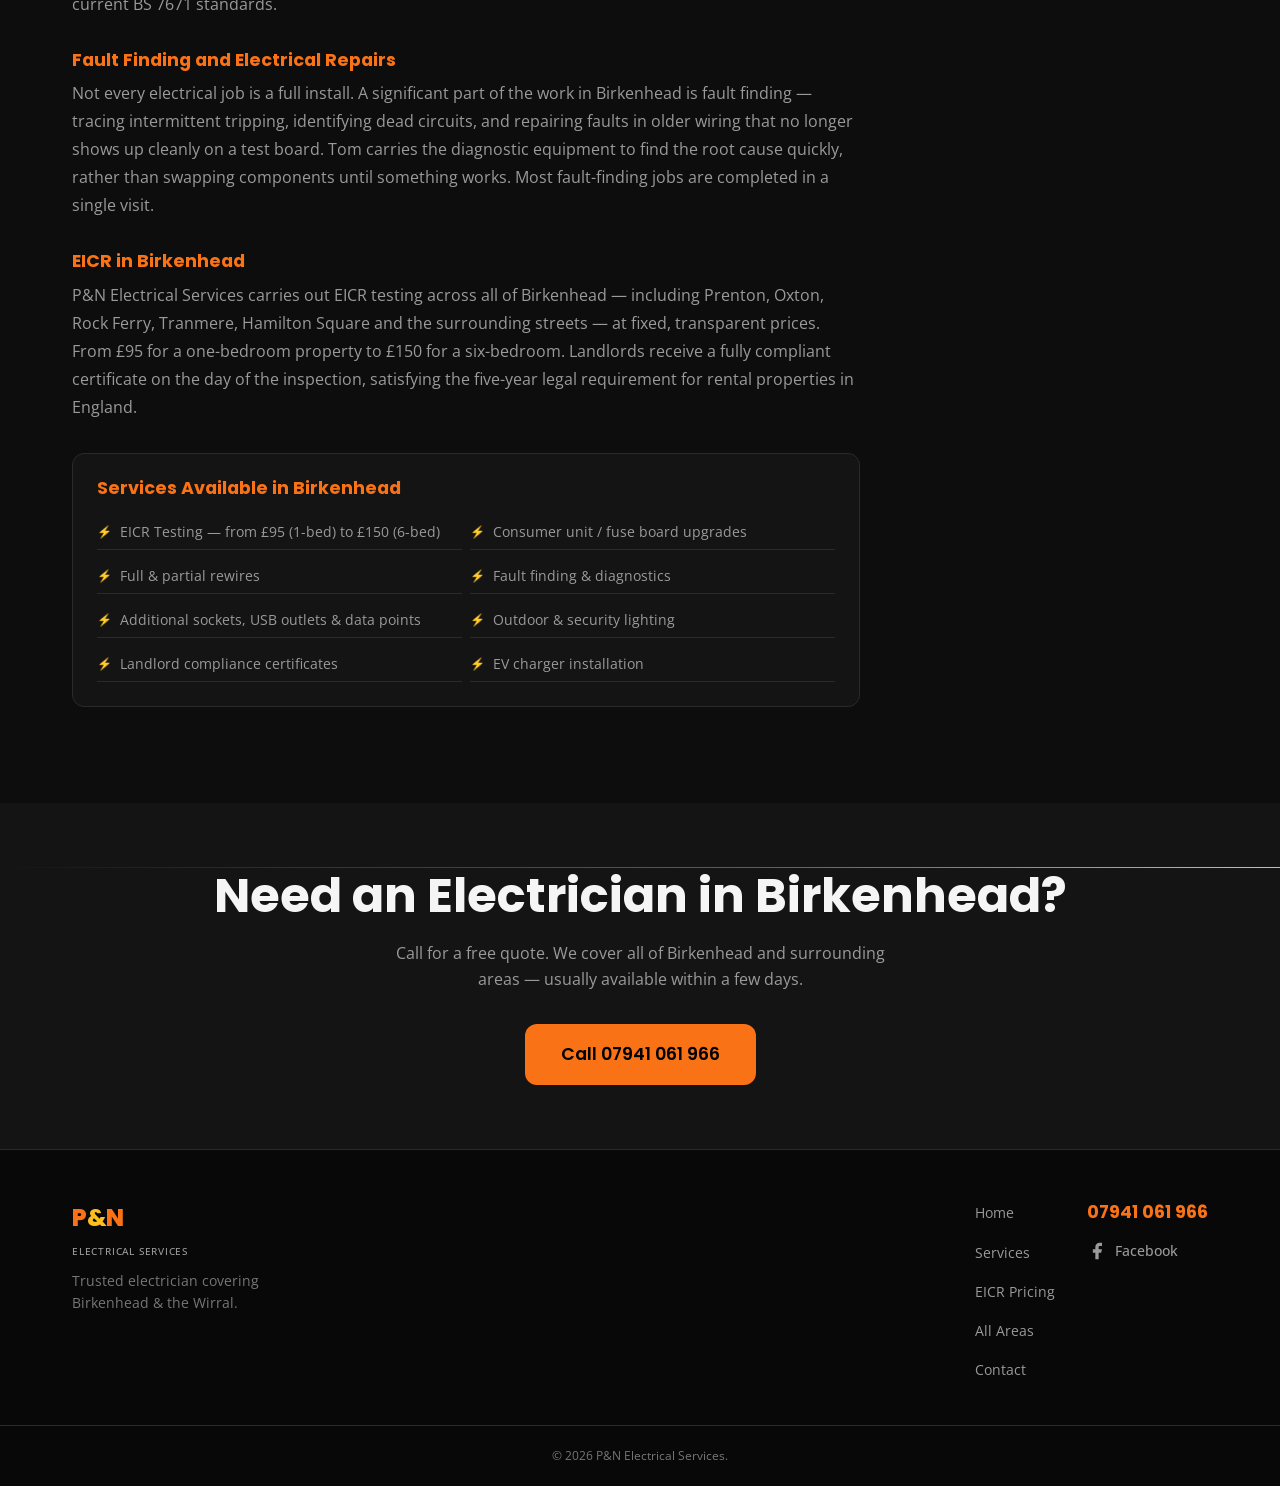
<file: areas/birkenhead.html>
<!DOCTYPE html>
<html lang="en">
<head>
  <meta charset="UTF-8" />
  <meta name="viewport" content="width=device-width, initial-scale=1.0" />
  <meta name="robots" content="index, follow, max-snippet:-1, max-image-preview:large, max-video-preview:-1" />
  <title>Electrician in Birkenhead | P&N Electrical Services | 07941 061 966</title>
  <meta name="description" content="P&N Electrical Services — local electrician serving Birkenhead, Prenton, Oxton and Rock Ferry. EICR testing from £95, rewiring, fuse boards, outdoor lighting. Call 07941 061 966." />
  <link rel="icon" type="image/svg+xml" href="data:image/svg+xml,%3Csvg xmlns='http://www.w3.org/2000/svg' viewBox='0 0 32 32'%3E%3Crect width='32' height='32' rx='6' fill='%230D0D0D'/%3E%3Cpath d='M18 4L8 18h8l-2 10 10-14h-8z' fill='%23F97316'/%3E%3C/svg%3E" />
  <meta property="og:title" content="Electrician in Birkenhead | P&N Electrical Services" />
  <meta property="og:description" content="Local electrician serving Birkenhead and surrounding areas. EICR from £95, rewiring, fuse boards, outdoor lighting." />
  <meta property="og:url" content="https://pandnelectricwirral.co.uk/areas/birkenhead.html" />
  <meta property="og:type" content="website" />
  <meta property="og:image" content="https://pandnelectricwirral.co.uk/images/brand-logo-mat.jpg" />
  <meta property="og:image:width" content="1200" />
  <meta property="og:image:height" content="630" />
  <meta property="og:site_name" content="P&N Electrical Services" />
  <meta property="og:locale" content="en_GB" />
  <meta name="twitter:card" content="summary_large_image" />
  <meta name="twitter:title" content="Electrician in Birkenhead | P&N Electrical Services" />
  <meta name="twitter:description" content="Local electrician serving Birkenhead and surrounding areas. EICR from £95, rewiring, fuse boards, outdoor lighting." />
  <meta name="twitter:image" content="https://pandnelectricwirral.co.uk/images/brand-logo-mat.jpg" />
  <link rel="canonical" href="https://pandnelectricwirral.co.uk/areas/birkenhead.html" />
  <link rel="preconnect" href="https://fonts.googleapis.com" />
  <link rel="preconnect" href="https://fonts.gstatic.com" crossorigin />
  <link rel="stylesheet" media="print" onload="this.media='all'" href="https://fonts.googleapis.com/css2?family=Poppins:wght@400;600;700;800&family=Open+Sans:wght@400;500;600&display=swap" />
  <noscript><link rel="stylesheet" href="https://fonts.googleapis.com/css2?family=Poppins:wght@400;600;700;800&family=Open+Sans:wght@400;500;600&display=swap" /></noscript>
  <link rel="stylesheet" href="../styles.css" />
  <script type="application/ld+json">
  {
    "@context": "https://schema.org",
    "@type": "ElectricalContractor",
    "name": "P&N Electrical Services",
    "telephone": "+447941061966",
    "url": "https://pandnelectricwirral.co.uk/",
    "@id": "https://pandnelectricwirral.co.uk/#business",
    "image": "https://pandnelectricwirral.co.uk/images/brand-logo-mat.jpg",
    "address": {"@type": "PostalAddress", "addressLocality": "Birkenhead", "addressRegion": "Merseyside", "addressCountry": "GB"},
    "geo": {"@type": "GeoCoordinates", "latitude": 53.3932, "longitude": -3.0138},
    "sameAs": ["https://www.facebook.com/share/1DViQmtfAq/","https://share.google/rT0Xs3v4Qorzj18Vh"],
    "openingHoursSpecification": [{"@type": "OpeningHoursSpecification", "dayOfWeek": ["Monday","Tuesday","Wednesday","Thursday","Friday","Saturday"], "opens": "08:00", "closes": "18:00"}],
    "areaServed": { "@type": "City", "name": "Birkenhead", "containedIn": { "@type": "AdministrativeArea", "name": "Wirral, Merseyside" } },
    "aggregateRating": {"@type": "AggregateRating", "ratingValue": "5.0", "reviewCount": "6", "bestRating": "5"},
    "hasOfferCatalog": {"@type": "OfferCatalog", "name": "EICR Testing Prices", "itemListElement": [{"@type": "Offer", "itemOffered": {"@type": "Service", "name": "EICR 1 bedroom"}, "price": "95", "priceCurrency": "GBP"}, {"@type": "Offer", "itemOffered": {"@type": "Service", "name": "EICR 2 bedroom"}, "price": "115", "priceCurrency": "GBP"}, {"@type": "Offer", "itemOffered": {"@type": "Service", "name": "EICR 3 bedroom"}, "price": "120", "priceCurrency": "GBP"}, {"@type": "Offer", "itemOffered": {"@type": "Service", "name": "EICR 4 bedroom"}, "price": "130", "priceCurrency": "GBP"}, {"@type": "Offer", "itemOffered": {"@type": "Service", "name": "EICR 5 bedroom"}, "price": "140", "priceCurrency": "GBP"}, {"@type": "Offer", "itemOffered": {"@type": "Service", "name": "EICR 6 bedroom"}, "price": "150", "priceCurrency": "GBP"}]},
    "description": "Local electrician serving Birkenhead. EICR testing, rewiring, consumer units, outdoor lighting and landlord compliance.",
    "priceRange": "££"
  }
  </script>
  <script type="application/ld+json">
  { "@context": "https://schema.org", "@type": "BreadcrumbList", "itemListElement": [
    { "@type": "ListItem", "position": 1, "name": "Home", "item": "https://pandnelectricwirral.co.uk/" },
    { "@type": "ListItem", "position": 2, "name": "Areas", "item": "https://pandnelectricwirral.co.uk/areas/" },
    { "@type": "ListItem", "position": 3, "name": "Birkenhead", "item": "https://pandnelectricwirral.co.uk/areas/birkenhead.html" }
  ]}
  </script>
</head>
<body>
  <header class="nav-header" id="top">
    <nav class="nav-inner" aria-label="Main navigation">
      <a href="../index.html" class="nav-logo"><span class="logo-pn">P<span class="amp">&amp;</span>N</span><span class="logo-sub">Electrical Services</span></a>
      <ul class="nav-links" id="navLinks" role="list">
        <li><a href="../index.html#services">Services</a></li>
        <li><a href="../index.html#eicr">EICR</a></li>
        <li><a href="../index.html#reviews">Reviews</a></li>
        <li><a href="../index.html#gallery">Gallery</a></li>
        <li><a href="../areas/">All Areas</a></li>
        <li><a href="tel:07941061966" class="nav-cta"><svg width="16" height="16" viewBox="0 0 24 24" fill="none" stroke="currentColor" stroke-width="2.5" aria-hidden="true"><path d="M22 16.92v3a2 2 0 01-2.18 2 19.79 19.79 0 01-8.63-3.07A19.5 19.5 0 013.07 9.8 19.79 19.79 0 01.1 1.17 2 2 0 012.1 0h3a2 2 0 012 1.72c.179.84.4 1.654.7 2.81a2 2 0 01-.45 2.11L6.11 7.84a16 16 0 006.06 6.06l1.2-1.2a2 2 0 012.11-.45 12.84 12.84 0 002.81.7A2 2 0 0122 16.92z"/></svg>07941 061 966</a></li>
      </ul>
      <button class="hamburger" id="hamburger" aria-expanded="false" aria-controls="navLinks" aria-label="Toggle navigation menu"><span></span><span></span><span></span></button>
    </nav>
  </header>

  <main>
    <div class="breadcrumb-bar"><div class="container"><nav aria-label="Breadcrumb"><ol class="breadcrumb" role="list"><li><a href="../index.html">Home</a></li><li><a href="../areas/">Areas</a></li><li aria-current="page">Birkenhead</li></ol></nav></div></div>

    <section class="area-hero" aria-labelledby="area-heading">
      <div class="hero-bg" aria-hidden="true"><div class="hero-sparks"></div></div>
      <div class="container area-hero-content">
        <div class="hero-badge"><svg width="14" height="14" viewBox="0 0 24 24" fill="currentColor" aria-hidden="true"><path d="M13 2L3 14h9l-1 8 10-12h-9l1-8z"/></svg>Birkenhead, Prenton &amp; Oxton</div>
        <h1 id="area-heading">Electrician in<br /><span class="accent">Birkenhead</span></h1>
        <p class="hero-sub">Serving Birkenhead, Prenton, Oxton, Rock Ferry, Tranmere and the surrounding streets. Reliable electrical work — EICR testing, rewiring, fuse boards and more.</p>
        <div class="hero-actions">
          <a href="tel:07941061966" class="btn btn-primary"><svg width="18" height="18" viewBox="0 0 24 24" fill="none" stroke="currentColor" stroke-width="2.5" aria-hidden="true"><path d="M22 16.92v3a2 2 0 01-2.18 2 19.79 19.79 0 01-8.63-3.07A19.5 19.5 0 013.07 9.8 19.79 19.79 0 01.1 1.17 2 2 0 012.1 0h3a2 2 0 012 1.72c.179.84.4 1.654.7 2.81a2 2 0 01-.45 2.11L6.11 7.84a16 16 0 006.06 6.06l1.2-1.2a2 2 0 012.11-.45 12.84 12.84 0 002.81.7A2 2 0 0122 16.92z"/></svg>Call 07941 061 966</a>
          <a href="../index.html#eicr" class="btn btn-secondary">EICR from £95</a>
        </div>
      </div>
    </section>

    <section class="section">
      <div class="container area-content-grid">
        <div class="area-main">
          <h2>Electrical Services in <span class="accent">Birkenhead</span></h2>
          <p>As the largest town on the Wirral, Birkenhead has one of the most varied housing mixes on Merseyside — from large Victorian terraces and conversion flats in Oxton and Rock Ferry, to post-war semis in Prenton and modern new-builds closer to the waterfront. This variety means electrical needs vary enormously from property to property.</p>
          <p>P&N Electrical Services works throughout Birkenhead regularly, carrying out everything from quick fault-finding jobs to full rewires of older terrace properties. Many of Birkenhead's older homes still have wiring that predates modern safety standards — a problem that often only surfaces when appliances start tripping the breaker, or when a buyer's survey flags an issue.</p>

          <h3>EICR Testing for Birkenhead Landlords</h3>
          <p>Birkenhead has a significant private rented sector — particularly in the streets around Hamilton Square, Conway Street and Tranmere. Since 2020, all rental properties in England require a valid EICR (Electrical Installation Condition Report) every five years, with a copy provided to tenants and the local council on request.</p>
          <p>We carry out EICR testing across Birkenhead at fixed, transparent prices — starting from £95 for a one-bedroom property. No call-out fees. A clear report is issued, with photos and plain-English recommendations.</p>

          <h3>Consumer Unit Upgrades in Older Properties</h3>
          <p>A large proportion of Birkenhead properties, particularly those built before the 1980s, are still running on outdated consumer units (fuse boxes) that use rewirable fuses rather than modern circuit breakers and RCDs. These offer significantly less protection and don't meet current BS 7671 standards. We upgrade consumer units across Birkenhead quickly and with minimal disruption to your day.</p>

          <h3>Full Rewires and Partial Rewiring in Birkenhead</h3>
          <p>Older terraced properties in Birkenhead — particularly those around Oxton, Rock Ferry and the streets off Conway Street — frequently have original or heavily patched wiring that needs replacing entirely. Signs include persistent tripping, burning smells at sockets, discoloured switch plates, or a surveyor's note flagging the installation. P&amp;N Electrical Services carries out full and partial rewires across Birkenhead, working efficiently and tidily — room by room where possible — and always completing to current BS 7671 standards.</p>

          <h3>Fault Finding and Electrical Repairs</h3>
          <p>Not every electrical job is a full install. A significant part of the work in Birkenhead is fault finding — tracing intermittent tripping, identifying dead circuits, and repairing faults in older wiring that no longer shows up cleanly on a test board. Tom carries the diagnostic equipment to find the root cause quickly, rather than swapping components until something works. Most fault-finding jobs are completed in a single visit.</p>

          <h3>EICR in Birkenhead</h3>
          <p>P&amp;N Electrical Services carries out EICR testing across all of Birkenhead — including Prenton, Oxton, Rock Ferry, Tranmere, Hamilton Square and the surrounding streets — at fixed, transparent prices. From £95 for a one-bedroom property to £150 for a six-bedroom. Landlords receive a fully compliant certificate on the day of the inspection, satisfying the five-year legal requirement for rental properties in England.</p>

          <div class="area-services">
            <h3>Services Available in Birkenhead</h3>
            <ul class="service-list" role="list">
              <li>EICR Testing — from £95 (1-bed) to £150 (6-bed)</li>
              <li>Consumer unit / fuse board upgrades</li>
              <li>Full &amp; partial rewires</li>
              <li>Fault finding &amp; diagnostics</li>
              <li>Additional sockets, USB outlets &amp; data points</li>
              <li>Outdoor &amp; security lighting</li>
              <li>Landlord compliance certificates</li>
              <li>EV charger installation</li>
            </ul>
          </div>
        </div>

        <aside class="area-sidebar">
          <div class="sidebar-card">
            <h3>Call Now</h3>
            <a href="tel:07941061966" class="sidebar-phone">07941 061 966</a>
            <p>Free quotes. No call-out fee for estimates.</p>
          </div>
          <div class="sidebar-card">
            <h3>Areas Nearby</h3>
            <ul class="nearby-list" role="list">
              <li><a href="wallasey.html">Wallasey</a></li>
              <li><a href="west-kirby.html">West Kirby</a></li>
              <li><a href="heswall.html">Heswall</a></li>
              <li><a href="hoylake.html">Hoylake</a></li>
              <li><a href="meols.html">Meols</a></li>
              <li><a href="index.html">All areas</a></li>
            </ul>
          </div>
          <div class="sidebar-card">
            <h3>EICR Pricing</h3>
            <ul class="price-list" role="list">
              <li><span>1 bed</span><strong>£95</strong></li>
              <li><span>2 bed</span><strong>£115</strong></li>
              <li><span>3 bed</span><strong>£120</strong></li>
              <li><span>4 bed</span><strong>£130</strong></li>
              <li><span>5 bed</span><strong>£140</strong></li>
              <li><span>6 bed</span><strong>£150</strong></li>
            </ul>
          </div>
        </aside>
      </div>
    </section>

    <section class="section section-dark area-cta-section">
      <div class="container" style="text-align:center">
        <h2>Need an Electrician in Birkenhead?</h2>
        <p style="color:var(--col-text-muted);margin:1rem auto 2rem;max-width:520px">Call for a free quote. We cover all of Birkenhead and surrounding areas — usually available within a few days.</p>
        <a href="tel:07941061966" class="btn btn-primary btn-lg">Call 07941 061 966</a>
      </div>
    </section>
  </main>

  <footer class="footer">
    <div class="container footer-inner">
      <div class="footer-brand"><span class="logo-pn">P<span class="amp">&amp;</span>N</span><span class="logo-sub">Electrical Services</span><p>Trusted electrician covering Birkenhead &amp; the Wirral.</p></div>
      <nav class="footer-nav" aria-label="Footer navigation"><a href="../index.html">Home</a><a href="../index.html#services">Services</a><a href="../index.html#eicr">EICR Pricing</a><a href="../areas/">All Areas</a><a href="../index.html#contact">Contact</a></nav>
      <div class="footer-contact"><a href="tel:07941061966">07941 061 966</a><a href="https://www.facebook.com/share/1DViQmtfAq/" target="_blank" rel="noopener noreferrer"><svg width="20" height="20" viewBox="0 0 24 24" fill="currentColor" aria-hidden="true"><path d="M18 2h-3a5 5 0 00-5 5v3H7v4h3v8h4v-8h3l1-4h-4V7a1 1 0 011-1h3z"/></svg>Facebook</a></div>
    </div>
    <div class="footer-bottom"><p>&copy; 2026 P&amp;N Electrical Services.</p></div>
  </footer>

  <script src="../animations.js" defer></script>
  <script>
    const hamburger=document.getElementById('hamburger'),navLinks=document.getElementById('navLinks');
    function closeNav(){navLinks.classList.remove('nav-open');hamburger.setAttribute('aria-expanded','false');hamburger.classList.remove('is-open');}
    function openNav(){navLinks.classList.add('nav-open');hamburger.setAttribute('aria-expanded','true');hamburger.classList.add('is-open');const f=navLinks.querySelector('a');if(f)f.focus();}
    hamburger.addEventListener('click',()=>navLinks.classList.contains('nav-open')?closeNav():openNav());
    document.addEventListener('keydown',e=>{if(e.key==='Escape'&&navLinks.classList.contains('nav-open')){closeNav();hamburger.focus();}});
    navLinks.querySelectorAll('a').forEach(l=>l.addEventListener('click',closeNav));
    window.addEventListener('scroll',()=>document.querySelector('.nav-header').classList.toggle('nav-scrolled',window.scrollY>40),{passive:true});
  </script>
</body>
</html>
</file>
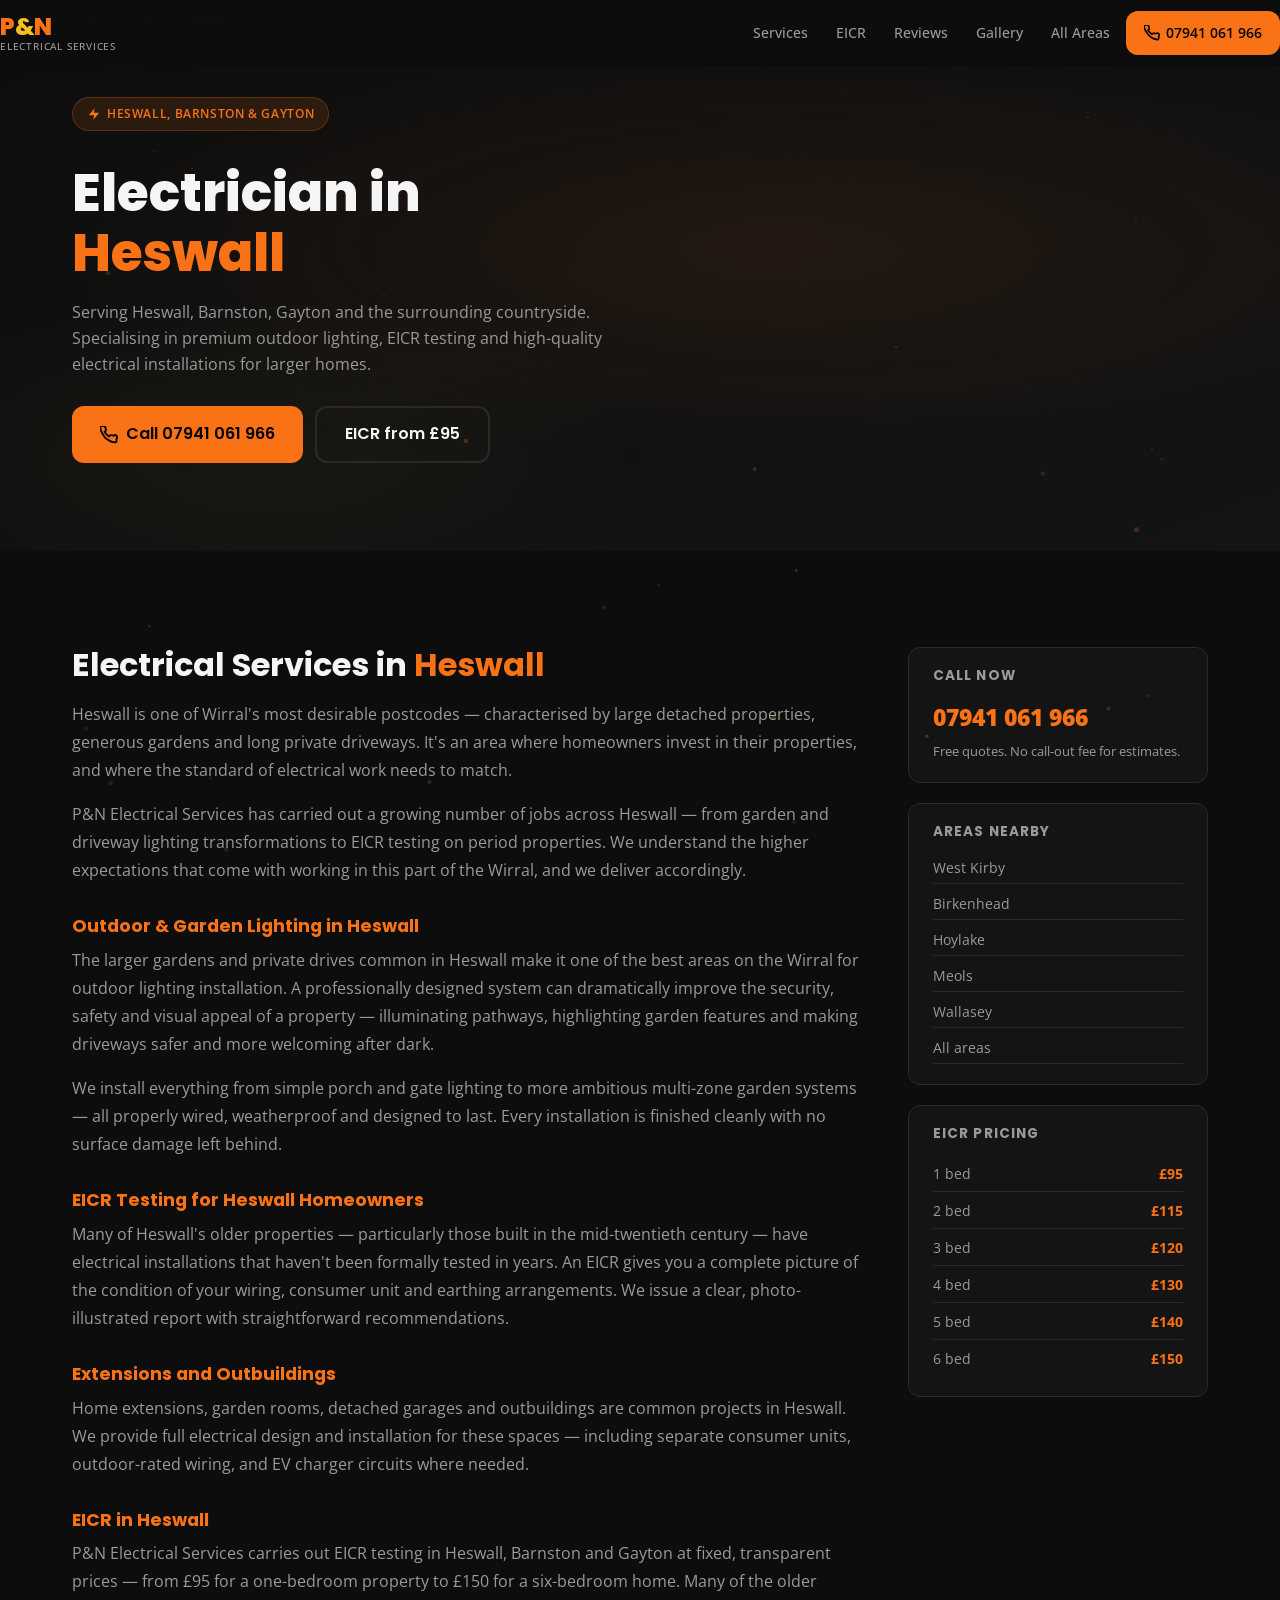
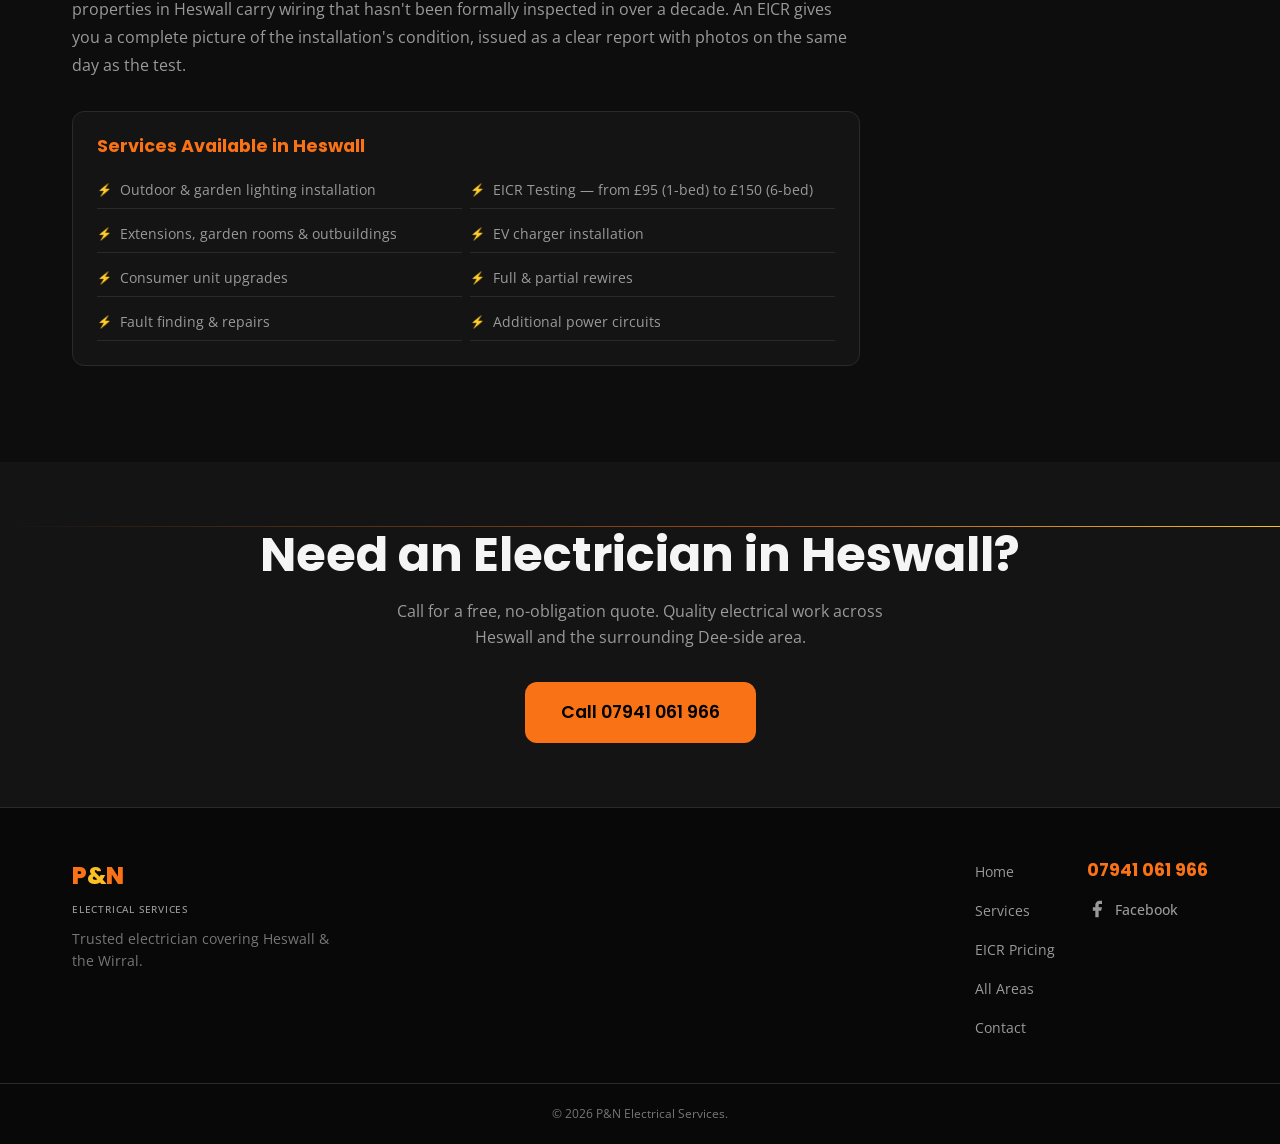
<file: areas/heswall.html>
<!DOCTYPE html>
<html lang="en">
<head>
  <meta charset="UTF-8" />
  <meta name="viewport" content="width=device-width, initial-scale=1.0" />
  <meta name="robots" content="index, follow, max-snippet:-1, max-image-preview:large, max-video-preview:-1" />
  <title>Electrician in Heswall | P&N Electrical Services | 07941 061 966</title>
  <meta name="description" content="P&N Electrical Services — electrician serving Heswall, Barnston and Gayton. Outdoor lighting for larger gardens, EICR testing, rewiring and consumer unit upgrades. Call 07941 061 966." />
  <link rel="icon" type="image/svg+xml" href="data:image/svg+xml,%3Csvg xmlns='http://www.w3.org/2000/svg' viewBox='0 0 32 32'%3E%3Crect width='32' height='32' rx='6' fill='%230D0D0D'/%3E%3Cpath d='M18 4L8 18h8l-2 10 10-14h-8z' fill='%23F97316'/%3E%3C/svg%3E" />
  <meta property="og:title" content="Electrician in Heswall | P&N Electrical Services" />
  <meta property="og:description" content="Local electrician serving Heswall and surrounding areas. Outdoor lighting, EICR testing, rewiring from a trusted Wirral electrician." />
  <meta property="og:url" content="https://pandnelectricwirral.co.uk/areas/heswall.html" />
  <meta property="og:type" content="website" />
  <meta property="og:image" content="https://pandnelectricwirral.co.uk/images/brand-logo-mat.jpg" />
  <meta property="og:image:width" content="1200" />
  <meta property="og:image:height" content="630" />
  <meta property="og:site_name" content="P&N Electrical Services" />
  <meta property="og:locale" content="en_GB" />
  <meta name="twitter:card" content="summary_large_image" />
  <meta name="twitter:title" content="Electrician in Heswall | P&N Electrical Services" />
  <meta name="twitter:description" content="Local electrician serving Heswall and surrounding areas. Outdoor lighting, EICR testing, rewiring from a trusted Wirral electrician." />
  <meta name="twitter:image" content="https://pandnelectricwirral.co.uk/images/brand-logo-mat.jpg" />
  <link rel="canonical" href="https://pandnelectricwirral.co.uk/areas/heswall.html" />
  <link rel="preconnect" href="https://fonts.googleapis.com" />
  <link rel="preconnect" href="https://fonts.gstatic.com" crossorigin />
  <link rel="stylesheet" media="print" onload="this.media='all'" href="https://fonts.googleapis.com/css2?family=Poppins:wght@400;600;700;800&family=Open+Sans:wght@400;500;600&display=swap" />
  <noscript><link rel="stylesheet" href="https://fonts.googleapis.com/css2?family=Poppins:wght@400;600;700;800&family=Open+Sans:wght@400;500;600&display=swap" /></noscript>
  <link rel="stylesheet" href="../styles.css" />
  <script type="application/ld+json">{"@context":"https://schema.org","@type":"ElectricalContractor","@id":"https://pandnelectricwirral.co.uk/#business","name":"P&N Electrical Services","telephone":"+447941061966","url":"https://pandnelectricwirral.co.uk/","image":"https://pandnelectricwirral.co.uk/images/brand-logo-mat.jpg","sameAs":["https://www.facebook.com/share/1DViQmtfAq/","https://share.google/rT0Xs3v4Qorzj18Vh"],"address":{"@type":"PostalAddress","addressLocality":"Heswall","addressRegion":"Merseyside","addressCountry":"GB"},"geo":{"@type":"GeoCoordinates","latitude":53.3317,"longitude":-3.1006},"openingHoursSpecification":[{"@type":"OpeningHoursSpecification","dayOfWeek":["Monday","Tuesday","Wednesday","Thursday","Friday","Saturday"],"opens":"08:00","closes":"18:00"}],"areaServed":{"@type":"City","name":"Heswall","containedIn":{"@type":"AdministrativeArea","name":"Wirral, Merseyside"}},"aggregateRating":{"@type":"AggregateRating","ratingValue":"5.0","reviewCount":"6","bestRating":"5"},"hasOfferCatalog":{"@type":"OfferCatalog","name":"EICR Testing Prices","itemListElement":[{"@type":"Offer","itemOffered":{"@type":"Service","name":"EICR 1 bedroom"},"price":"95","priceCurrency":"GBP"},{"@type":"Offer","itemOffered":{"@type":"Service","name":"EICR 2 bedroom"},"price":"115","priceCurrency":"GBP"},{"@type":"Offer","itemOffered":{"@type":"Service","name":"EICR 3 bedroom"},"price":"120","priceCurrency":"GBP"},{"@type":"Offer","itemOffered":{"@type":"Service","name":"EICR 4 bedroom"},"price":"130","priceCurrency":"GBP"},{"@type":"Offer","itemOffered":{"@type":"Service","name":"EICR 5 bedroom"},"price":"140","priceCurrency":"GBP"},{"@type":"Offer","itemOffered":{"@type":"Service","name":"EICR 6 bedroom"},"price":"150","priceCurrency":"GBP"}]},"description":"Electrician in Heswall. Outdoor lighting, EICR testing, rewiring, consumer units.","priceRange":"££"}</script>
  <script type="application/ld+json">{"@context":"https://schema.org","@type":"BreadcrumbList","itemListElement":[{"@type":"ListItem","position":1,"name":"Home","item":"https://pandnelectricwirral.co.uk/"},{"@type":"ListItem","position":2,"name":"Areas","item":"https://pandnelectricwirral.co.uk/areas/"},{"@type":"ListItem","position":3,"name":"Heswall","item":"https://pandnelectricwirral.co.uk/areas/heswall.html"}]}</script>
</head>
<body>
  <header class="nav-header" id="top">
    <nav class="nav-inner" aria-label="Main navigation">
      <a href="../index.html" class="nav-logo"><span class="logo-pn">P<span class="amp">&amp;</span>N</span><span class="logo-sub">Electrical Services</span></a>
      <ul class="nav-links" id="navLinks" role="list">
        <li><a href="../index.html#services">Services</a></li><li><a href="../index.html#eicr">EICR</a></li><li><a href="../index.html#reviews">Reviews</a></li><li><a href="../index.html#gallery">Gallery</a></li><li><a href="../areas/">All Areas</a></li>
        <li><a href="tel:07941061966" class="nav-cta"><svg width="16" height="16" viewBox="0 0 24 24" fill="none" stroke="currentColor" stroke-width="2.5" aria-hidden="true"><path d="M22 16.92v3a2 2 0 01-2.18 2 19.79 19.79 0 01-8.63-3.07A19.5 19.5 0 013.07 9.8 19.79 19.79 0 01.1 1.17 2 2 0 012.1 0h3a2 2 0 012 1.72c.179.84.4 1.654.7 2.81a2 2 0 01-.45 2.11L6.11 7.84a16 16 0 006.06 6.06l1.2-1.2a2 2 0 012.11-.45 12.84 12.84 0 002.81.7A2 2 0 0122 16.92z"/></svg>07941 061 966</a></li>
      </ul>
      <button class="hamburger" id="hamburger" aria-expanded="false" aria-controls="navLinks" aria-label="Toggle navigation menu"><span></span><span></span><span></span></button>
    </nav>
  </header>

  <main>
    <div class="breadcrumb-bar"><div class="container"><nav aria-label="Breadcrumb"><ol class="breadcrumb" role="list"><li><a href="../index.html">Home</a></li><li><a href="../areas/">Areas</a></li><li aria-current="page">Heswall</li></ol></nav></div></div>

    <section class="area-hero" aria-labelledby="area-heading">
      <div class="hero-bg" aria-hidden="true"><div class="hero-sparks"></div></div>
      <div class="container area-hero-content">
        <div class="hero-badge"><svg width="14" height="14" viewBox="0 0 24 24" fill="currentColor" aria-hidden="true"><path d="M13 2L3 14h9l-1 8 10-12h-9l1-8z"/></svg>Heswall, Barnston &amp; Gayton</div>
        <h1 id="area-heading">Electrician in<br /><span class="accent">Heswall</span></h1>
        <p class="hero-sub">Serving Heswall, Barnston, Gayton and the surrounding countryside. Specialising in premium outdoor lighting, EICR testing and high-quality electrical installations for larger homes.</p>
        <div class="hero-actions">
          <a href="tel:07941061966" class="btn btn-primary"><svg width="18" height="18" viewBox="0 0 24 24" fill="none" stroke="currentColor" stroke-width="2.5" aria-hidden="true"><path d="M22 16.92v3a2 2 0 01-2.18 2 19.79 19.79 0 01-8.63-3.07A19.5 19.5 0 013.07 9.8 19.79 19.79 0 01.1 1.17 2 2 0 012.1 0h3a2 2 0 012 1.72c.179.84.4 1.654.7 2.81a2 2 0 01-.45 2.11L6.11 7.84a16 16 0 006.06 6.06l1.2-1.2a2 2 0 012.11-.45 12.84 12.84 0 002.81.7A2 2 0 0122 16.92z"/></svg>Call 07941 061 966</a>
          <a href="../index.html#eicr" class="btn btn-secondary">EICR from £95</a>
        </div>
      </div>
    </section>

    <section class="section">
      <div class="container area-content-grid">
        <div class="area-main">
          <h2>Electrical Services in <span class="accent">Heswall</span></h2>
          <p>Heswall is one of Wirral's most desirable postcodes — characterised by large detached properties, generous gardens and long private driveways. It's an area where homeowners invest in their properties, and where the standard of electrical work needs to match.</p>
          <p>P&N Electrical Services has carried out a growing number of jobs across Heswall — from garden and driveway lighting transformations to EICR testing on period properties. We understand the higher expectations that come with working in this part of the Wirral, and we deliver accordingly.</p>

          <h3>Outdoor &amp; Garden Lighting in Heswall</h3>
          <p>The larger gardens and private drives common in Heswall make it one of the best areas on the Wirral for outdoor lighting installation. A professionally designed system can dramatically improve the security, safety and visual appeal of a property — illuminating pathways, highlighting garden features and making driveways safer and more welcoming after dark.</p>
          <p>We install everything from simple porch and gate lighting to more ambitious multi-zone garden systems — all properly wired, weatherproof and designed to last. Every installation is finished cleanly with no surface damage left behind.</p>

          <h3>EICR Testing for Heswall Homeowners</h3>
          <p>Many of Heswall's older properties — particularly those built in the mid-twentieth century — have electrical installations that haven't been formally tested in years. An EICR gives you a complete picture of the condition of your wiring, consumer unit and earthing arrangements. We issue a clear, photo-illustrated report with straightforward recommendations.</p>

          <h3>Extensions and Outbuildings</h3>
          <p>Home extensions, garden rooms, detached garages and outbuildings are common projects in Heswall. We provide full electrical design and installation for these spaces — including separate consumer units, outdoor-rated wiring, and EV charger circuits where needed.</p>

          <h3>EICR in Heswall</h3>
          <p>P&amp;N Electrical Services carries out EICR testing in Heswall, Barnston and Gayton at fixed, transparent prices — from £95 for a one-bedroom property to £150 for a six-bedroom home. Many of the older properties in Heswall carry wiring that hasn't been formally inspected in over a decade. An EICR gives you a complete picture of the installation's condition, issued as a clear report with photos on the same day as the test.</p>

          <div class="area-services">
            <h3>Services Available in Heswall</h3>
            <ul class="service-list" role="list">
              <li>Outdoor &amp; garden lighting installation</li>
              <li>EICR Testing — from £95 (1-bed) to £150 (6-bed)</li>
              <li>Extensions, garden rooms &amp; outbuildings</li>
              <li>EV charger installation</li>
              <li>Consumer unit upgrades</li>
              <li>Full &amp; partial rewires</li>
              <li>Fault finding &amp; repairs</li>
              <li>Additional power circuits</li>
            </ul>
          </div>
        </div>

        <aside class="area-sidebar">
          <div class="sidebar-card"><h3>Call Now</h3><a href="tel:07941061966" class="sidebar-phone">07941 061 966</a><p>Free quotes. No call-out fee for estimates.</p></div>
          <div class="sidebar-card"><h3>Areas Nearby</h3><ul class="nearby-list" role="list"><li><a href="west-kirby.html">West Kirby</a></li><li><a href="birkenhead.html">Birkenhead</a></li><li><a href="hoylake.html">Hoylake</a></li><li><a href="meols.html">Meols</a></li><li><a href="wallasey.html">Wallasey</a></li><li><a href="index.html">All areas</a></li></ul></div>
          <div class="sidebar-card"><h3>EICR Pricing</h3><ul class="price-list" role="list"><li><span>1 bed</span><strong>£95</strong></li><li><span>2 bed</span><strong>£115</strong></li><li><span>3 bed</span><strong>£120</strong></li><li><span>4 bed</span><strong>£130</strong></li><li><span>5 bed</span><strong>£140</strong></li><li><span>6 bed</span><strong>£150</strong></li></ul></div>
        </aside>
      </div>
    </section>

    <section class="section section-dark area-cta-section">
      <div class="container" style="text-align:center">
        <h2>Need an Electrician in Heswall?</h2>
        <p style="color:var(--col-text-muted);margin:1rem auto 2rem;max-width:520px">Call for a free, no-obligation quote. Quality electrical work across Heswall and the surrounding Dee-side area.</p>
        <a href="tel:07941061966" class="btn btn-primary btn-lg">Call 07941 061 966</a>
      </div>
    </section>
  </main>

  <footer class="footer">
    <div class="container footer-inner">
      <div class="footer-brand"><span class="logo-pn">P<span class="amp">&amp;</span>N</span><span class="logo-sub">Electrical Services</span><p>Trusted electrician covering Heswall &amp; the Wirral.</p></div>
      <nav class="footer-nav" aria-label="Footer navigation"><a href="../index.html">Home</a><a href="../index.html#services">Services</a><a href="../index.html#eicr">EICR Pricing</a><a href="../areas/">All Areas</a><a href="../index.html#contact">Contact</a></nav>
      <div class="footer-contact"><a href="tel:07941061966">07941 061 966</a><a href="https://www.facebook.com/share/1DViQmtfAq/" target="_blank" rel="noopener noreferrer"><svg width="20" height="20" viewBox="0 0 24 24" fill="currentColor" aria-hidden="true"><path d="M18 2h-3a5 5 0 00-5 5v3H7v4h3v8h4v-8h3l1-4h-4V7a1 1 0 011-1h3z"/></svg>Facebook</a></div>
    </div>
    <div class="footer-bottom"><p>&copy; 2026 P&amp;N Electrical Services.</p></div>
  </footer>
  <script src="../animations.js" defer></script>
  <script>const hamburger=document.getElementById('hamburger'),navLinks=document.getElementById('navLinks');function closeNav(){navLinks.classList.remove('nav-open');hamburger.setAttribute('aria-expanded','false');hamburger.classList.remove('is-open');}function openNav(){navLinks.classList.add('nav-open');hamburger.setAttribute('aria-expanded','true');hamburger.classList.add('is-open');const f=navLinks.querySelector('a');if(f)f.focus();}hamburger.addEventListener('click',()=>navLinks.classList.contains('nav-open')?closeNav():openNav());document.addEventListener('keydown',e=>{if(e.key==='Escape'&&navLinks.classList.contains('nav-open')){closeNav();hamburger.focus();}});navLinks.querySelectorAll('a').forEach(l=>l.addEventListener('click',closeNav));window.addEventListener('scroll',()=>document.querySelector('.nav-header').classList.toggle('nav-scrolled',window.scrollY>40),{passive:true});</script>
</body>
</html>
</file>
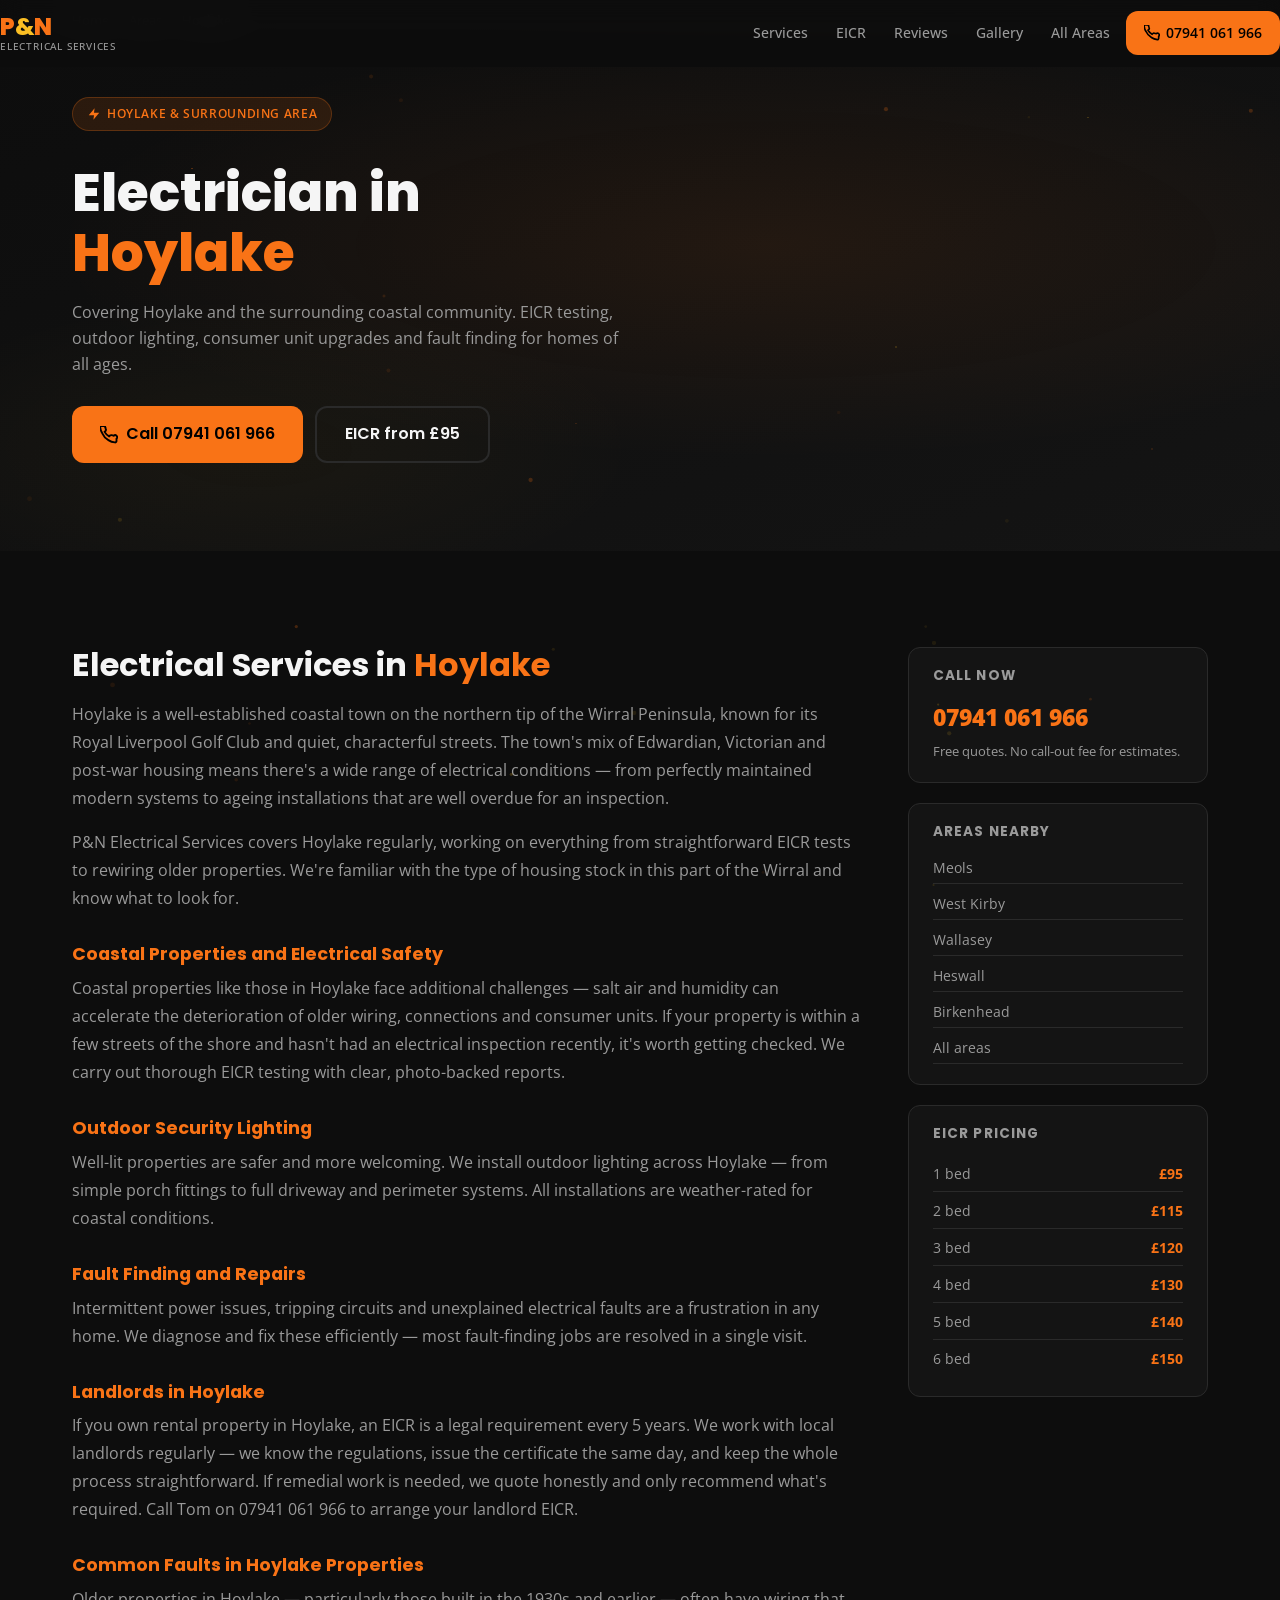
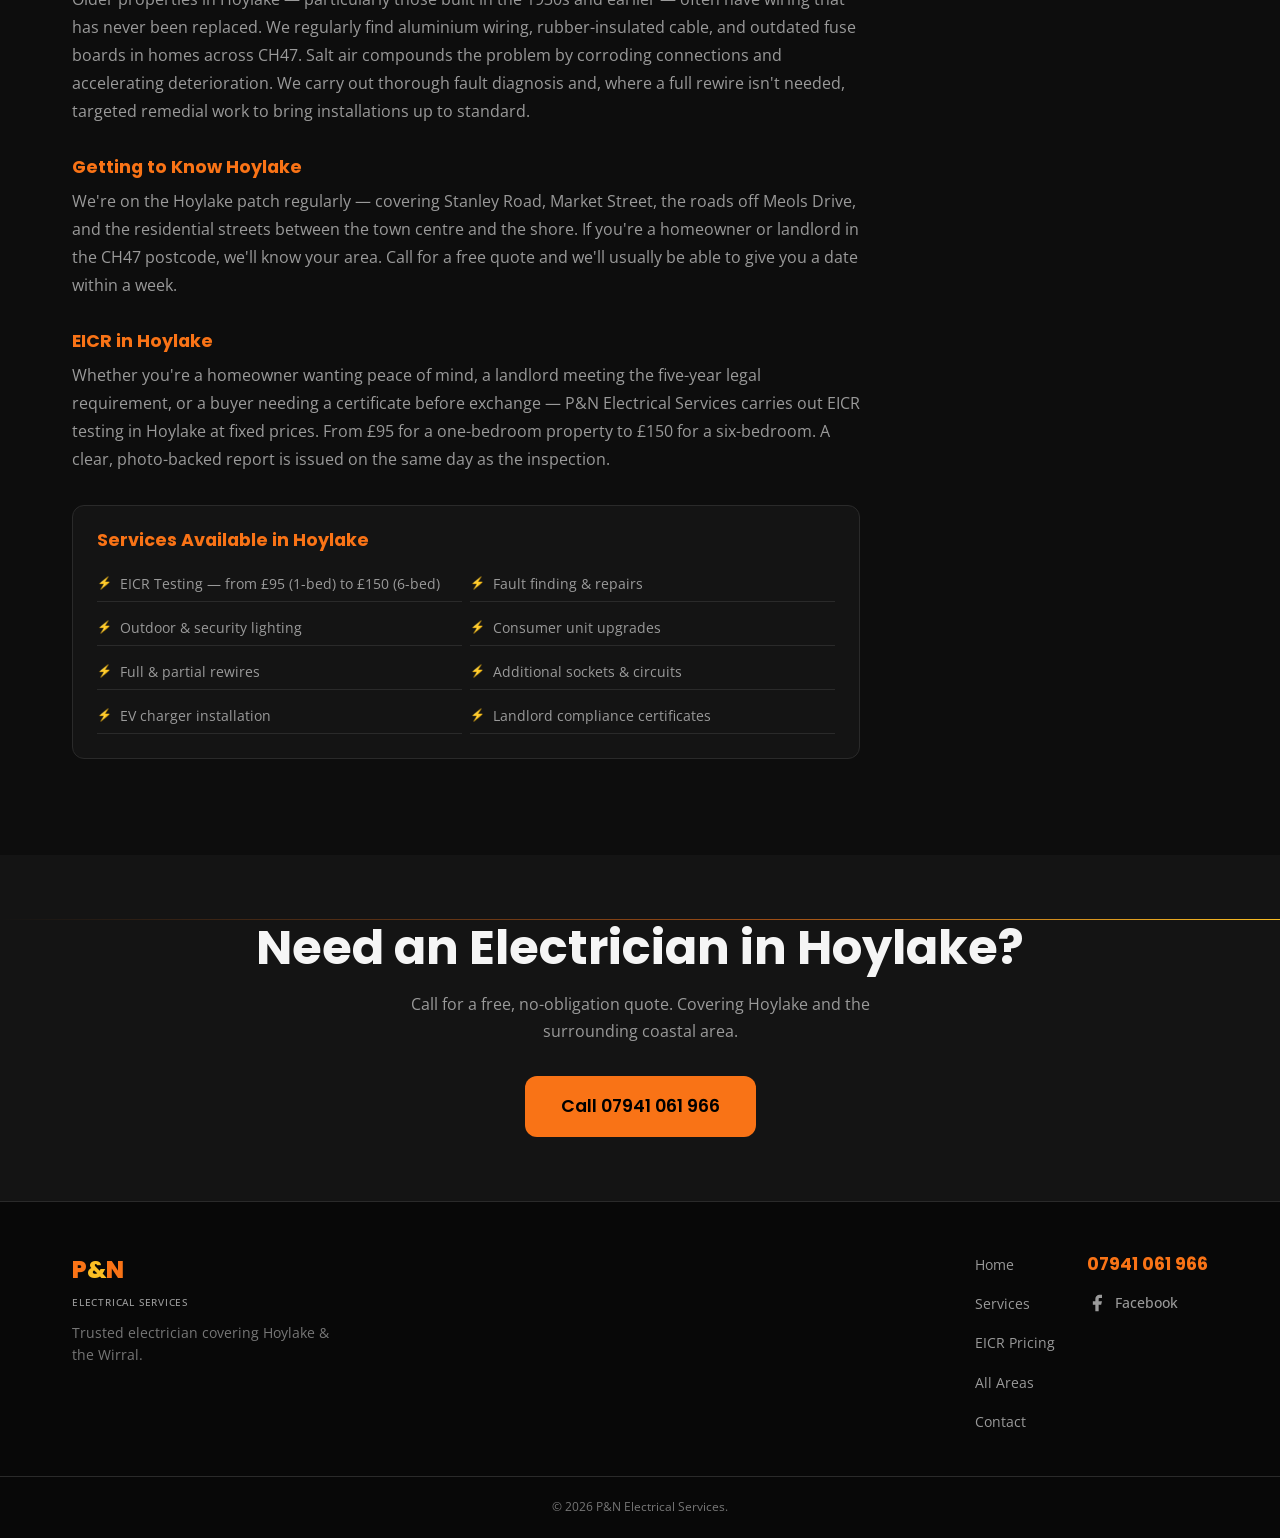
<file: areas/hoylake.html>
<!DOCTYPE html>
<html lang="en">
<head>
  <meta charset="UTF-8" />
  <meta name="viewport" content="width=device-width, initial-scale=1.0" />
  <meta name="robots" content="index, follow, max-snippet:-1, max-image-preview:large, max-video-preview:-1" />
  <title>Electrician in Hoylake | P&N Electrical Services | 07941 061 966</title>
  <meta name="description" content="P&N Electrical Services — electrician in Hoylake covering coastal and residential properties. EICR testing, outdoor lighting, rewiring and fault finding. Call 07941 061 966." />
  <link rel="icon" type="image/svg+xml" href="data:image/svg+xml,%3Csvg xmlns='http://www.w3.org/2000/svg' viewBox='0 0 32 32'%3E%3Crect width='32' height='32' rx='6' fill='%230D0D0D'/%3E%3Cpath d='M18 4L8 18h8l-2 10 10-14h-8z' fill='%23F97316'/%3E%3C/svg%3E" />
  <meta property="og:title" content="Electrician in Hoylake | P&N Electrical Services" />
  <meta property="og:description" content="Electrician serving Hoylake. EICR testing, outdoor lighting, rewiring. Call 07941 061 966." />
  <meta property="og:url" content="https://pandnelectricwirral.co.uk/areas/hoylake.html" />
  <meta property="og:type" content="website" />
  <meta property="og:image" content="https://pandnelectricwirral.co.uk/images/brand-logo-mat.jpg" />
  <meta property="og:image:width" content="1200" />
  <meta property="og:image:height" content="630" />
  <meta property="og:site_name" content="P&N Electrical Services" />
  <meta property="og:locale" content="en_GB" />
  <meta name="twitter:card" content="summary_large_image" />
  <meta name="twitter:title" content="Electrician in Hoylake | P&N Electrical Services" />
  <meta name="twitter:description" content="Electrician serving Hoylake. EICR testing, outdoor lighting, rewiring. Call 07941 061 966." />
  <meta name="twitter:image" content="https://pandnelectricwirral.co.uk/images/brand-logo-mat.jpg" />
  <link rel="canonical" href="https://pandnelectricwirral.co.uk/areas/hoylake.html" />
  <link rel="preconnect" href="https://fonts.googleapis.com" />
  <link rel="preconnect" href="https://fonts.gstatic.com" crossorigin />
  <link rel="stylesheet" media="print" onload="this.media='all'" href="https://fonts.googleapis.com/css2?family=Poppins:wght@400;600;700;800&family=Open+Sans:wght@400;500;600&display=swap" />
  <noscript><link rel="stylesheet" href="https://fonts.googleapis.com/css2?family=Poppins:wght@400;600;700;800&family=Open+Sans:wght@400;500;600&display=swap" /></noscript>
  <link rel="stylesheet" href="../styles.css" />
  <script type="application/ld+json">{"@context":"https://schema.org","@type":"ElectricalContractor","@id":"https://pandnelectricwirral.co.uk/#business","name":"P&N Electrical Services","telephone":"+447941061966","url":"https://pandnelectricwirral.co.uk/","image":"https://pandnelectricwirral.co.uk/images/brand-logo-mat.jpg","sameAs":["https://www.facebook.com/share/1DViQmtfAq/","https://share.google/rT0Xs3v4Qorzj18Vh"],"address":{"@type":"PostalAddress","addressLocality":"Hoylake","addressRegion":"Merseyside","addressCountry":"GB"},"geo":{"@type":"GeoCoordinates","latitude":53.3946,"longitude":-3.1785},"openingHoursSpecification":[{"@type":"OpeningHoursSpecification","dayOfWeek":["Monday","Tuesday","Wednesday","Thursday","Friday","Saturday"],"opens":"08:00","closes":"18:00"}],"areaServed":{"@type":"City","name":"Hoylake","containedIn":{"@type":"AdministrativeArea","name":"Wirral, Merseyside"}},"aggregateRating":{"@type":"AggregateRating","ratingValue":"5.0","reviewCount":"6","bestRating":"5"},"hasOfferCatalog":{"@type":"OfferCatalog","name":"EICR Testing Prices","itemListElement":[{"@type":"Offer","itemOffered":{"@type":"Service","name":"EICR 1 bedroom"},"price":"95","priceCurrency":"GBP"},{"@type":"Offer","itemOffered":{"@type":"Service","name":"EICR 2 bedroom"},"price":"115","priceCurrency":"GBP"},{"@type":"Offer","itemOffered":{"@type":"Service","name":"EICR 3 bedroom"},"price":"120","priceCurrency":"GBP"},{"@type":"Offer","itemOffered":{"@type":"Service","name":"EICR 4 bedroom"},"price":"130","priceCurrency":"GBP"},{"@type":"Offer","itemOffered":{"@type":"Service","name":"EICR 5 bedroom"},"price":"140","priceCurrency":"GBP"},{"@type":"Offer","itemOffered":{"@type":"Service","name":"EICR 6 bedroom"},"price":"150","priceCurrency":"GBP"}]},"description":"Electrician in Hoylake. EICR testing, outdoor lighting, rewiring and fault finding.","priceRange":"££"}</script>
  <script type="application/ld+json">{"@context":"https://schema.org","@type":"BreadcrumbList","itemListElement":[{"@type":"ListItem","position":1,"name":"Home","item":"https://pandnelectricwirral.co.uk/"},{"@type":"ListItem","position":2,"name":"Areas","item":"https://pandnelectricwirral.co.uk/areas/"},{"@type":"ListItem","position":3,"name":"Hoylake","item":"https://pandnelectricwirral.co.uk/areas/hoylake.html"}]}</script>
</head>
<body>
  <header class="nav-header" id="top">
    <nav class="nav-inner" aria-label="Main navigation">
      <a href="../index.html" class="nav-logo"><span class="logo-pn">P<span class="amp">&amp;</span>N</span><span class="logo-sub">Electrical Services</span></a>
      <ul class="nav-links" id="navLinks" role="list">
        <li><a href="../index.html#services">Services</a></li><li><a href="../index.html#eicr">EICR</a></li><li><a href="../index.html#reviews">Reviews</a></li><li><a href="../index.html#gallery">Gallery</a></li><li><a href="../areas/">All Areas</a></li>
        <li><a href="tel:07941061966" class="nav-cta"><svg width="16" height="16" viewBox="0 0 24 24" fill="none" stroke="currentColor" stroke-width="2.5" aria-hidden="true"><path d="M22 16.92v3a2 2 0 01-2.18 2 19.79 19.79 0 01-8.63-3.07A19.5 19.5 0 013.07 9.8 19.79 19.79 0 01.1 1.17 2 2 0 012.1 0h3a2 2 0 012 1.72c.179.84.4 1.654.7 2.81a2 2 0 01-.45 2.11L6.11 7.84a16 16 0 006.06 6.06l1.2-1.2a2 2 0 012.11-.45 12.84 12.84 0 002.81.7A2 2 0 0122 16.92z"/></svg>07941 061 966</a></li>
      </ul>
      <button class="hamburger" id="hamburger" aria-expanded="false" aria-controls="navLinks" aria-label="Toggle navigation menu"><span></span><span></span><span></span></button>
    </nav>
  </header>

  <main>
    <div class="breadcrumb-bar"><div class="container"><nav aria-label="Breadcrumb"><ol class="breadcrumb" role="list"><li><a href="../index.html">Home</a></li><li><a href="../areas/">Areas</a></li><li aria-current="page">Hoylake</li></ol></nav></div></div>

    <section class="area-hero" aria-labelledby="area-heading">
      <div class="hero-bg" aria-hidden="true"><div class="hero-sparks"></div></div>
      <div class="container area-hero-content">
        <div class="hero-badge"><svg width="14" height="14" viewBox="0 0 24 24" fill="currentColor" aria-hidden="true"><path d="M13 2L3 14h9l-1 8 10-12h-9l1-8z"/></svg>Hoylake &amp; Surrounding Area</div>
        <h1 id="area-heading">Electrician in<br /><span class="accent">Hoylake</span></h1>
        <p class="hero-sub">Covering Hoylake and the surrounding coastal community. EICR testing, outdoor lighting, consumer unit upgrades and fault finding for homes of all ages.</p>
        <div class="hero-actions">
          <a href="tel:07941061966" class="btn btn-primary"><svg width="18" height="18" viewBox="0 0 24 24" fill="none" stroke="currentColor" stroke-width="2.5" aria-hidden="true"><path d="M22 16.92v3a2 2 0 01-2.18 2 19.79 19.79 0 01-8.63-3.07A19.5 19.5 0 013.07 9.8 19.79 19.79 0 01.1 1.17 2 2 0 012.1 0h3a2 2 0 012 1.72c.179.84.4 1.654.7 2.81a2 2 0 01-.45 2.11L6.11 7.84a16 16 0 006.06 6.06l1.2-1.2a2 2 0 012.11-.45 12.84 12.84 0 002.81.7A2 2 0 0122 16.92z"/></svg>Call 07941 061 966</a>
          <a href="../index.html#eicr" class="btn btn-secondary">EICR from £95</a>
        </div>
      </div>
    </section>

    <section class="section">
      <div class="container area-content-grid">
        <div class="area-main">
          <h2>Electrical Services in <span class="accent">Hoylake</span></h2>
          <p>Hoylake is a well-established coastal town on the northern tip of the Wirral Peninsula, known for its Royal Liverpool Golf Club and quiet, characterful streets. The town's mix of Edwardian, Victorian and post-war housing means there's a wide range of electrical conditions — from perfectly maintained modern systems to ageing installations that are well overdue for an inspection.</p>
          <p>P&N Electrical Services covers Hoylake regularly, working on everything from straightforward EICR tests to rewiring older properties. We're familiar with the type of housing stock in this part of the Wirral and know what to look for.</p>

          <h3>Coastal Properties and Electrical Safety</h3>
          <p>Coastal properties like those in Hoylake face additional challenges — salt air and humidity can accelerate the deterioration of older wiring, connections and consumer units. If your property is within a few streets of the shore and hasn't had an electrical inspection recently, it's worth getting checked. We carry out thorough EICR testing with clear, photo-backed reports.</p>

          <h3>Outdoor Security Lighting</h3>
          <p>Well-lit properties are safer and more welcoming. We install outdoor lighting across Hoylake — from simple porch fittings to full driveway and perimeter systems. All installations are weather-rated for coastal conditions.</p>

          <h3>Fault Finding and Repairs</h3>
          <p>Intermittent power issues, tripping circuits and unexplained electrical faults are a frustration in any home. We diagnose and fix these efficiently — most fault-finding jobs are resolved in a single visit.</p>

          <h3>Landlords in Hoylake</h3>
          <p>If you own rental property in Hoylake, an EICR is a legal requirement every 5 years. We work with local landlords regularly — we know the regulations, issue the certificate the same day, and keep the whole process straightforward. If remedial work is needed, we quote honestly and only recommend what's required. Call Tom on 07941 061 966 to arrange your landlord EICR.</p>

          <h3>Common Faults in Hoylake Properties</h3>
          <p>Older properties in Hoylake — particularly those built in the 1930s and earlier — often have wiring that has never been replaced. We regularly find aluminium wiring, rubber-insulated cable, and outdated fuse boards in homes across CH47. Salt air compounds the problem by corroding connections and accelerating deterioration. We carry out thorough fault diagnosis and, where a full rewire isn't needed, targeted remedial work to bring installations up to standard.</p>

          <h3>Getting to Know Hoylake</h3>
          <p>We're on the Hoylake patch regularly — covering Stanley Road, Market Street, the roads off Meols Drive, and the residential streets between the town centre and the shore. If you're a homeowner or landlord in the CH47 postcode, we'll know your area. Call for a free quote and we'll usually be able to give you a date within a week.</p>

          <h3>EICR in Hoylake</h3>
          <p>Whether you're a homeowner wanting peace of mind, a landlord meeting the five-year legal requirement, or a buyer needing a certificate before exchange — P&amp;N Electrical Services carries out EICR testing in Hoylake at fixed prices. From £95 for a one-bedroom property to £150 for a six-bedroom. A clear, photo-backed report is issued on the same day as the inspection.</p>

          <div class="area-services">
            <h3>Services Available in Hoylake</h3>
            <ul class="service-list" role="list">
              <li>EICR Testing — from £95 (1-bed) to £150 (6-bed)</li>
              <li>Fault finding &amp; repairs</li>
              <li>Outdoor &amp; security lighting</li>
              <li>Consumer unit upgrades</li>
              <li>Full &amp; partial rewires</li>
              <li>Additional sockets &amp; circuits</li>
              <li>EV charger installation</li>
              <li>Landlord compliance certificates</li>
            </ul>
          </div>
        </div>

        <aside class="area-sidebar">
          <div class="sidebar-card"><h3>Call Now</h3><a href="tel:07941061966" class="sidebar-phone">07941 061 966</a><p>Free quotes. No call-out fee for estimates.</p></div>
          <div class="sidebar-card"><h3>Areas Nearby</h3><ul class="nearby-list" role="list"><li><a href="meols.html">Meols</a></li><li><a href="west-kirby.html">West Kirby</a></li><li><a href="wallasey.html">Wallasey</a></li><li><a href="heswall.html">Heswall</a></li><li><a href="birkenhead.html">Birkenhead</a></li><li><a href="index.html">All areas</a></li></ul></div>
          <div class="sidebar-card"><h3>EICR Pricing</h3><ul class="price-list" role="list"><li><span>1 bed</span><strong>£95</strong></li><li><span>2 bed</span><strong>£115</strong></li><li><span>3 bed</span><strong>£120</strong></li><li><span>4 bed</span><strong>£130</strong></li><li><span>5 bed</span><strong>£140</strong></li><li><span>6 bed</span><strong>£150</strong></li></ul></div>
        </aside>
      </div>
    </section>

    <section class="section section-dark area-cta-section">
      <div class="container" style="text-align:center">
        <h2>Need an Electrician in Hoylake?</h2>
        <p style="color:var(--col-text-muted);margin:1rem auto 2rem;max-width:520px">Call for a free, no-obligation quote. Covering Hoylake and the surrounding coastal area.</p>
        <a href="tel:07941061966" class="btn btn-primary btn-lg">Call 07941 061 966</a>
      </div>
    </section>
  </main>

  <footer class="footer">
    <div class="container footer-inner">
      <div class="footer-brand"><span class="logo-pn">P<span class="amp">&amp;</span>N</span><span class="logo-sub">Electrical Services</span><p>Trusted electrician covering Hoylake &amp; the Wirral.</p></div>
      <nav class="footer-nav" aria-label="Footer navigation"><a href="../index.html">Home</a><a href="../index.html#services">Services</a><a href="../index.html#eicr">EICR Pricing</a><a href="../areas/">All Areas</a><a href="../index.html#contact">Contact</a></nav>
      <div class="footer-contact"><a href="tel:07941061966">07941 061 966</a><a href="https://www.facebook.com/share/1DViQmtfAq/" target="_blank" rel="noopener noreferrer"><svg width="20" height="20" viewBox="0 0 24 24" fill="currentColor" aria-hidden="true"><path d="M18 2h-3a5 5 0 00-5 5v3H7v4h3v8h4v-8h3l1-4h-4V7a1 1 0 011-1h3z"/></svg>Facebook</a></div>
    </div>
    <div class="footer-bottom"><p>&copy; 2026 P&amp;N Electrical Services.</p></div>
  </footer>
  <script src="../animations.js" defer></script>
  <script>const hamburger=document.getElementById('hamburger'),navLinks=document.getElementById('navLinks');function closeNav(){navLinks.classList.remove('nav-open');hamburger.setAttribute('aria-expanded','false');hamburger.classList.remove('is-open');}function openNav(){navLinks.classList.add('nav-open');hamburger.setAttribute('aria-expanded','true');hamburger.classList.add('is-open');const f=navLinks.querySelector('a');if(f)f.focus();}hamburger.addEventListener('click',()=>navLinks.classList.contains('nav-open')?closeNav():openNav());document.addEventListener('keydown',e=>{if(e.key==='Escape'&&navLinks.classList.contains('nav-open')){closeNav();hamburger.focus();}});navLinks.querySelectorAll('a').forEach(l=>l.addEventListener('click',closeNav));window.addEventListener('scroll',()=>document.querySelector('.nav-header').classList.toggle('nav-scrolled',window.scrollY>40),{passive:true});</script>
</body>
</html>
</file>
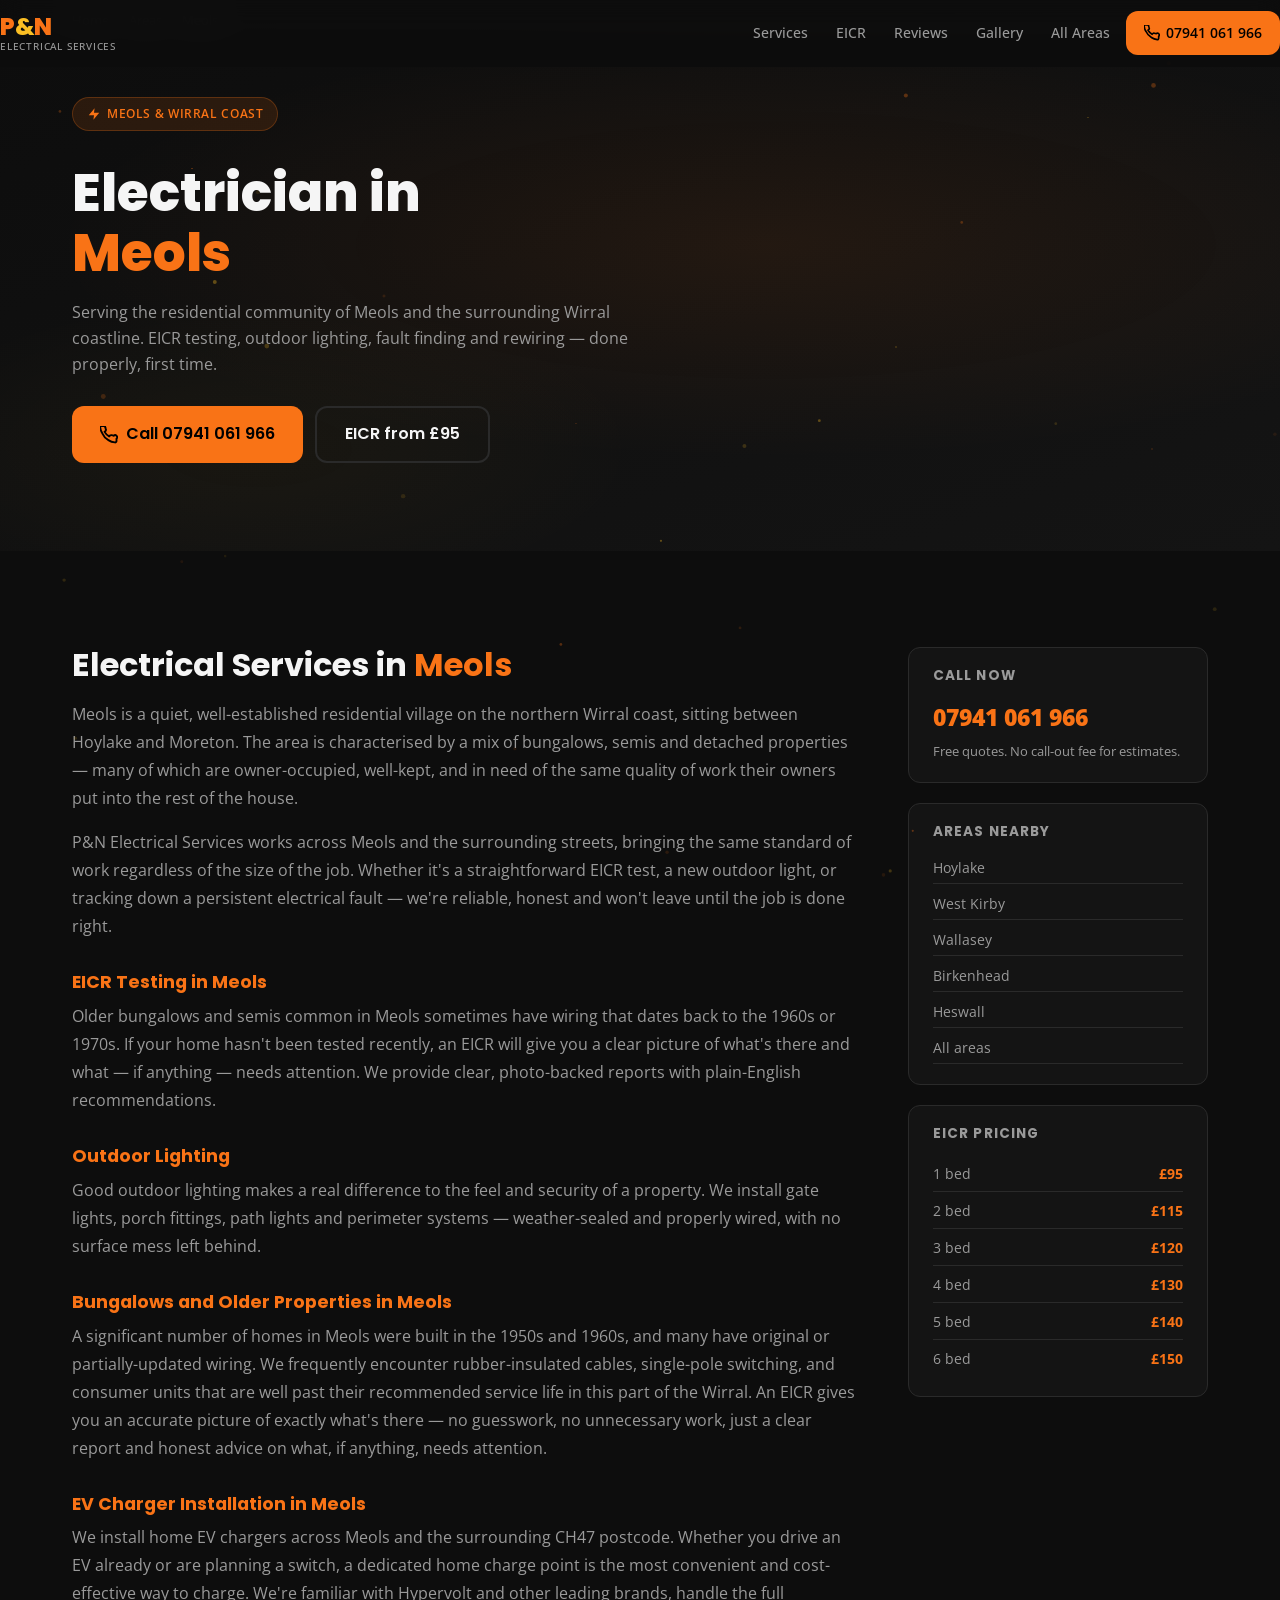
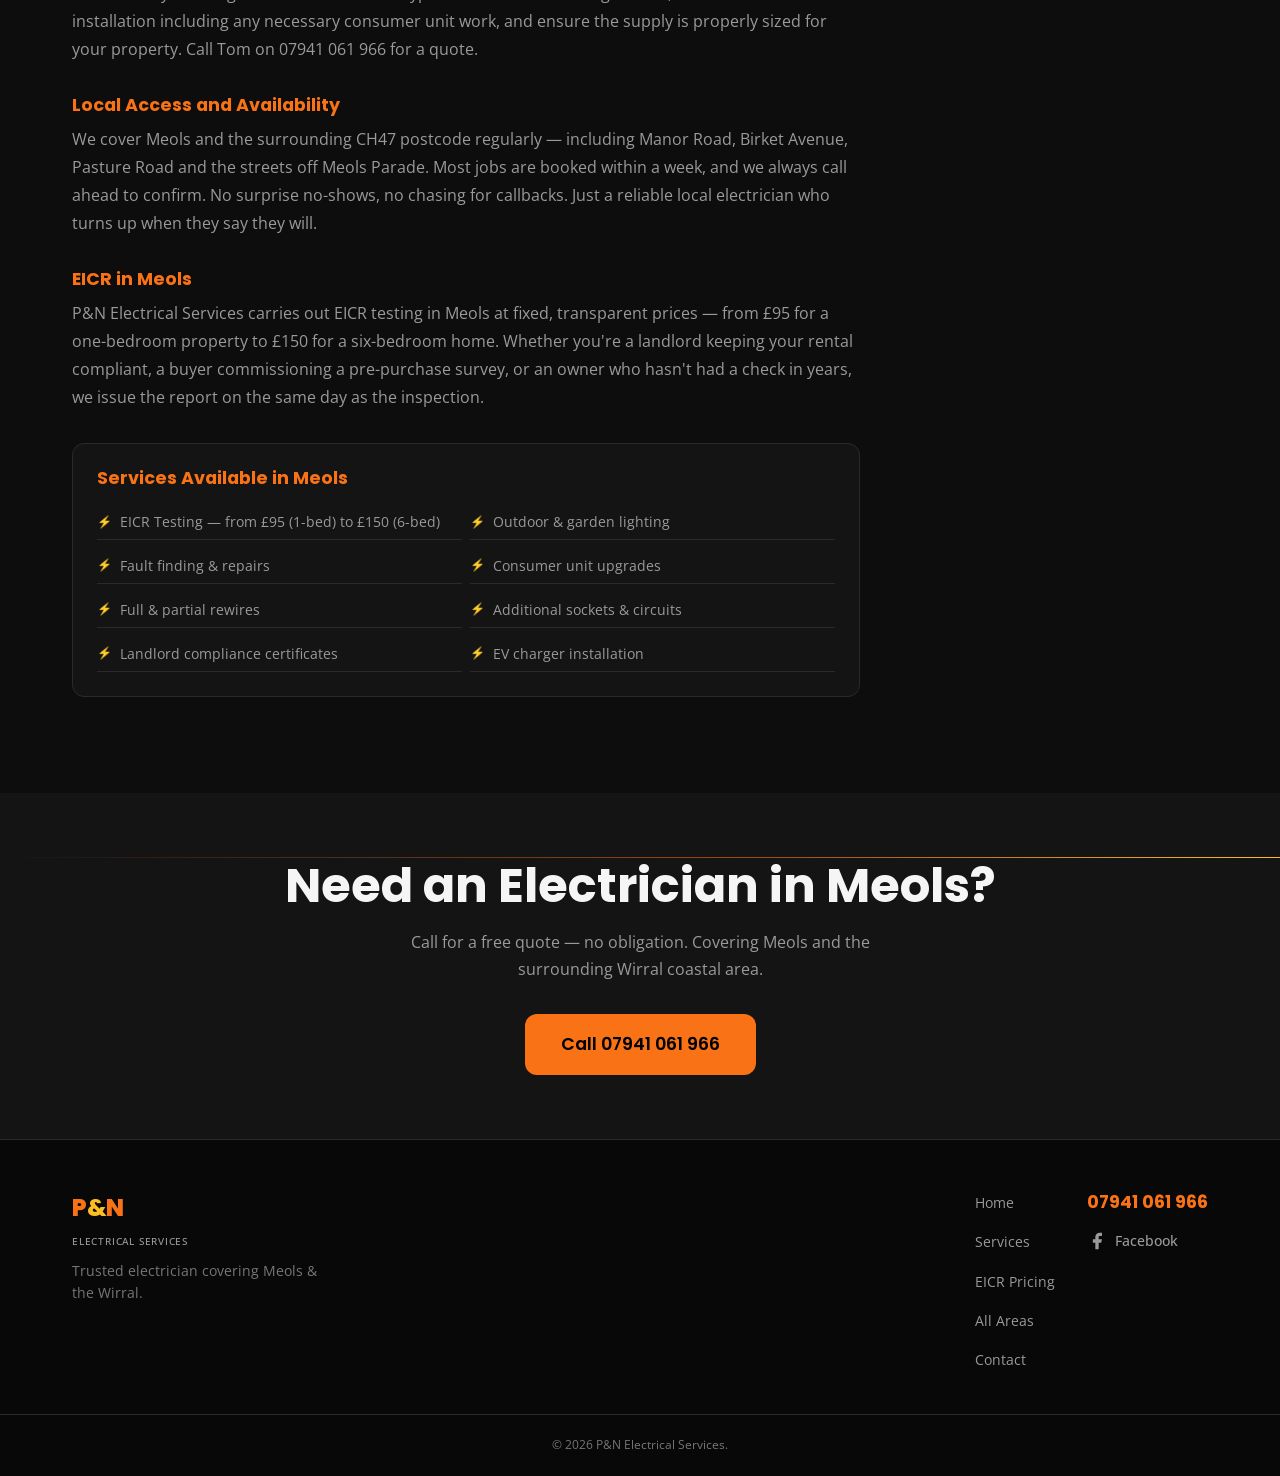
<file: areas/meols.html>
<!DOCTYPE html>
<html lang="en">
<head>
  <meta charset="UTF-8" />
  <meta name="viewport" content="width=device-width, initial-scale=1.0" />
  <meta name="robots" content="index, follow, max-snippet:-1, max-image-preview:large, max-video-preview:-1" />
  <title>Electrician in Meols | P&N Electrical Services | 07941 061 966</title>
  <meta name="description" content="P&N Electrical Services — electrician serving Meols and the surrounding Wirral coast. EICR testing, outdoor lighting, rewiring and repairs. Call 07941 061 966 for a free quote." />
  <link rel="icon" type="image/svg+xml" href="data:image/svg+xml,%3Csvg xmlns='http://www.w3.org/2000/svg' viewBox='0 0 32 32'%3E%3Crect width='32' height='32' rx='6' fill='%230D0D0D'/%3E%3Cpath d='M18 4L8 18h8l-2 10 10-14h-8z' fill='%23F97316'/%3E%3C/svg%3E" />
  <meta property="og:title" content="Electrician in Meols | P&N Electrical Services" />
  <meta property="og:description" content="Electrician in Meols. EICR testing, outdoor lighting, rewiring from a trusted local Wirral electrician. Call 07941 061 966." />
  <meta property="og:url" content="https://pandnelectricwirral.co.uk/areas/meols.html" />
  <meta property="og:type" content="website" />
  <meta property="og:image" content="https://pandnelectricwirral.co.uk/images/brand-logo-mat.jpg" />
  <meta property="og:image:width" content="1200" />
  <meta property="og:image:height" content="630" />
  <meta property="og:site_name" content="P&N Electrical Services" />
  <meta property="og:locale" content="en_GB" />
  <meta name="twitter:card" content="summary_large_image" />
  <meta name="twitter:title" content="Electrician in Meols | P&N Electrical Services" />
  <meta name="twitter:description" content="Electrician in Meols. EICR testing, outdoor lighting, rewiring from a trusted local Wirral electrician. Call 07941 061 966." />
  <meta name="twitter:image" content="https://pandnelectricwirral.co.uk/images/brand-logo-mat.jpg" />
  <link rel="canonical" href="https://pandnelectricwirral.co.uk/areas/meols.html" />
  <link rel="preconnect" href="https://fonts.googleapis.com" />
  <link rel="preconnect" href="https://fonts.gstatic.com" crossorigin />
  <link rel="stylesheet" media="print" onload="this.media='all'" href="https://fonts.googleapis.com/css2?family=Poppins:wght@400;600;700;800&family=Open+Sans:wght@400;500;600&display=swap" />
  <noscript><link rel="stylesheet" href="https://fonts.googleapis.com/css2?family=Poppins:wght@400;600;700;800&family=Open+Sans:wght@400;500;600&display=swap" /></noscript>
  <link rel="stylesheet" href="../styles.css" />
  <script type="application/ld+json">{"@context":"https://schema.org","@type":"ElectricalContractor","@id":"https://pandnelectricwirral.co.uk/#business","name":"P&N Electrical Services","telephone":"+447941061966","url":"https://pandnelectricwirral.co.uk/","image":"https://pandnelectricwirral.co.uk/images/brand-logo-mat.jpg","sameAs":["https://www.facebook.com/share/1DViQmtfAq/","https://share.google/rT0Xs3v4Qorzj18Vh"],"address":{"@type":"PostalAddress","addressLocality":"Meols","addressRegion":"Merseyside","addressCountry":"GB"},"geo":{"@type":"GeoCoordinates","latitude":53.4003,"longitude":-3.1480},"openingHoursSpecification":[{"@type":"OpeningHoursSpecification","dayOfWeek":["Monday","Tuesday","Wednesday","Thursday","Friday","Saturday"],"opens":"08:00","closes":"18:00"}],"areaServed":{"@type":"City","name":"Meols","containedIn":{"@type":"AdministrativeArea","name":"Wirral, Merseyside"}},"aggregateRating":{"@type":"AggregateRating","ratingValue":"5.0","reviewCount":"6","bestRating":"5"},"hasOfferCatalog":{"@type":"OfferCatalog","name":"EICR Testing Prices","itemListElement":[{"@type":"Offer","itemOffered":{"@type":"Service","name":"EICR 1 bedroom"},"price":"95","priceCurrency":"GBP"},{"@type":"Offer","itemOffered":{"@type":"Service","name":"EICR 2 bedroom"},"price":"115","priceCurrency":"GBP"},{"@type":"Offer","itemOffered":{"@type":"Service","name":"EICR 3 bedroom"},"price":"120","priceCurrency":"GBP"},{"@type":"Offer","itemOffered":{"@type":"Service","name":"EICR 4 bedroom"},"price":"130","priceCurrency":"GBP"},{"@type":"Offer","itemOffered":{"@type":"Service","name":"EICR 5 bedroom"},"price":"140","priceCurrency":"GBP"},{"@type":"Offer","itemOffered":{"@type":"Service","name":"EICR 6 bedroom"},"price":"150","priceCurrency":"GBP"}]},"description":"Electrician in Meols. EICR testing, outdoor lighting, rewiring and repairs.","priceRange":"££"}</script>
  <script type="application/ld+json">{"@context":"https://schema.org","@type":"BreadcrumbList","itemListElement":[{"@type":"ListItem","position":1,"name":"Home","item":"https://pandnelectricwirral.co.uk/"},{"@type":"ListItem","position":2,"name":"Areas","item":"https://pandnelectricwirral.co.uk/areas/"},{"@type":"ListItem","position":3,"name":"Meols","item":"https://pandnelectricwirral.co.uk/areas/meols.html"}]}</script>
</head>
<body>
  <header class="nav-header" id="top">
    <nav class="nav-inner" aria-label="Main navigation">
      <a href="../index.html" class="nav-logo"><span class="logo-pn">P<span class="amp">&amp;</span>N</span><span class="logo-sub">Electrical Services</span></a>
      <ul class="nav-links" id="navLinks" role="list">
        <li><a href="../index.html#services">Services</a></li><li><a href="../index.html#eicr">EICR</a></li><li><a href="../index.html#reviews">Reviews</a></li><li><a href="../index.html#gallery">Gallery</a></li><li><a href="../areas/">All Areas</a></li>
        <li><a href="tel:07941061966" class="nav-cta"><svg width="16" height="16" viewBox="0 0 24 24" fill="none" stroke="currentColor" stroke-width="2.5" aria-hidden="true"><path d="M22 16.92v3a2 2 0 01-2.18 2 19.79 19.79 0 01-8.63-3.07A19.5 19.5 0 013.07 9.8 19.79 19.79 0 01.1 1.17 2 2 0 012.1 0h3a2 2 0 012 1.72c.179.84.4 1.654.7 2.81a2 2 0 01-.45 2.11L6.11 7.84a16 16 0 006.06 6.06l1.2-1.2a2 2 0 012.11-.45 12.84 12.84 0 002.81.7A2 2 0 0122 16.92z"/></svg>07941 061 966</a></li>
      </ul>
      <button class="hamburger" id="hamburger" aria-expanded="false" aria-controls="navLinks" aria-label="Toggle navigation menu"><span></span><span></span><span></span></button>
    </nav>
  </header>

  <main>
    <div class="breadcrumb-bar"><div class="container"><nav aria-label="Breadcrumb"><ol class="breadcrumb" role="list"><li><a href="../index.html">Home</a></li><li><a href="../areas/">Areas</a></li><li aria-current="page">Meols</li></ol></nav></div></div>

    <section class="area-hero" aria-labelledby="area-heading">
      <div class="hero-bg" aria-hidden="true"><div class="hero-sparks"></div></div>
      <div class="container area-hero-content">
        <div class="hero-badge"><svg width="14" height="14" viewBox="0 0 24 24" fill="currentColor" aria-hidden="true"><path d="M13 2L3 14h9l-1 8 10-12h-9l1-8z"/></svg>Meols &amp; Wirral Coast</div>
        <h1 id="area-heading">Electrician in<br /><span class="accent">Meols</span></h1>
        <p class="hero-sub">Serving the residential community of Meols and the surrounding Wirral coastline. EICR testing, outdoor lighting, fault finding and rewiring — done properly, first time.</p>
        <div class="hero-actions">
          <a href="tel:07941061966" class="btn btn-primary"><svg width="18" height="18" viewBox="0 0 24 24" fill="none" stroke="currentColor" stroke-width="2.5" aria-hidden="true"><path d="M22 16.92v3a2 2 0 01-2.18 2 19.79 19.79 0 01-8.63-3.07A19.5 19.5 0 013.07 9.8 19.79 19.79 0 01.1 1.17 2 2 0 012.1 0h3a2 2 0 012 1.72c.179.84.4 1.654.7 2.81a2 2 0 01-.45 2.11L6.11 7.84a16 16 0 006.06 6.06l1.2-1.2a2 2 0 012.11-.45 12.84 12.84 0 002.81.7A2 2 0 0122 16.92z"/></svg>Call 07941 061 966</a>
          <a href="../index.html#eicr" class="btn btn-secondary">EICR from £95</a>
        </div>
      </div>
    </section>

    <section class="section">
      <div class="container area-content-grid">
        <div class="area-main">
          <h2>Electrical Services in <span class="accent">Meols</span></h2>
          <p>Meols is a quiet, well-established residential village on the northern Wirral coast, sitting between Hoylake and Moreton. The area is characterised by a mix of bungalows, semis and detached properties — many of which are owner-occupied, well-kept, and in need of the same quality of work their owners put into the rest of the house.</p>
          <p>P&N Electrical Services works across Meols and the surrounding streets, bringing the same standard of work regardless of the size of the job. Whether it's a straightforward EICR test, a new outdoor light, or tracking down a persistent electrical fault — we're reliable, honest and won't leave until the job is done right.</p>

          <h3>EICR Testing in Meols</h3>
          <p>Older bungalows and semis common in Meols sometimes have wiring that dates back to the 1960s or 1970s. If your home hasn't been tested recently, an EICR will give you a clear picture of what's there and what — if anything — needs attention. We provide clear, photo-backed reports with plain-English recommendations.</p>

          <h3>Outdoor Lighting</h3>
          <p>Good outdoor lighting makes a real difference to the feel and security of a property. We install gate lights, porch fittings, path lights and perimeter systems — weather-sealed and properly wired, with no surface mess left behind.</p>

          <h3>Bungalows and Older Properties in Meols</h3>
          <p>A significant number of homes in Meols were built in the 1950s and 1960s, and many have original or partially-updated wiring. We frequently encounter rubber-insulated cables, single-pole switching, and consumer units that are well past their recommended service life in this part of the Wirral. An EICR gives you an accurate picture of exactly what's there — no guesswork, no unnecessary work, just a clear report and honest advice on what, if anything, needs attention.</p>

          <h3>EV Charger Installation in Meols</h3>
          <p>We install home EV chargers across Meols and the surrounding CH47 postcode. Whether you drive an EV already or are planning a switch, a dedicated home charge point is the most convenient and cost-effective way to charge. We're familiar with Hypervolt and other leading brands, handle the full installation including any necessary consumer unit work, and ensure the supply is properly sized for your property. Call Tom on 07941 061 966 for a quote.</p>

          <h3>Local Access and Availability</h3>
          <p>We cover Meols and the surrounding CH47 postcode regularly — including Manor Road, Birket Avenue, Pasture Road and the streets off Meols Parade. Most jobs are booked within a week, and we always call ahead to confirm. No surprise no-shows, no chasing for callbacks. Just a reliable local electrician who turns up when they say they will.</p>

          <h3>EICR in Meols</h3>
          <p>P&amp;N Electrical Services carries out EICR testing in Meols at fixed, transparent prices — from £95 for a one-bedroom property to £150 for a six-bedroom home. Whether you're a landlord keeping your rental compliant, a buyer commissioning a pre-purchase survey, or an owner who hasn't had a check in years, we issue the report on the same day as the inspection.</p>

          <div class="area-services">
            <h3>Services Available in Meols</h3>
            <ul class="service-list" role="list">
              <li>EICR Testing — from £95 (1-bed) to £150 (6-bed)</li>
              <li>Outdoor &amp; garden lighting</li>
              <li>Fault finding &amp; repairs</li>
              <li>Consumer unit upgrades</li>
              <li>Full &amp; partial rewires</li>
              <li>Additional sockets &amp; circuits</li>
              <li>Landlord compliance certificates</li>
              <li>EV charger installation</li>
            </ul>
          </div>
        </div>

        <aside class="area-sidebar">
          <div class="sidebar-card"><h3>Call Now</h3><a href="tel:07941061966" class="sidebar-phone">07941 061 966</a><p>Free quotes. No call-out fee for estimates.</p></div>
          <div class="sidebar-card"><h3>Areas Nearby</h3><ul class="nearby-list" role="list"><li><a href="hoylake.html">Hoylake</a></li><li><a href="west-kirby.html">West Kirby</a></li><li><a href="wallasey.html">Wallasey</a></li><li><a href="birkenhead.html">Birkenhead</a></li><li><a href="heswall.html">Heswall</a></li><li><a href="index.html">All areas</a></li></ul></div>
          <div class="sidebar-card"><h3>EICR Pricing</h3><ul class="price-list" role="list"><li><span>1 bed</span><strong>£95</strong></li><li><span>2 bed</span><strong>£115</strong></li><li><span>3 bed</span><strong>£120</strong></li><li><span>4 bed</span><strong>£130</strong></li><li><span>5 bed</span><strong>£140</strong></li><li><span>6 bed</span><strong>£150</strong></li></ul></div>
        </aside>
      </div>
    </section>

    <section class="section section-dark area-cta-section">
      <div class="container" style="text-align:center">
        <h2>Need an Electrician in Meols?</h2>
        <p style="color:var(--col-text-muted);margin:1rem auto 2rem;max-width:520px">Call for a free quote — no obligation. Covering Meols and the surrounding Wirral coastal area.</p>
        <a href="tel:07941061966" class="btn btn-primary btn-lg">Call 07941 061 966</a>
      </div>
    </section>
  </main>

  <footer class="footer">
    <div class="container footer-inner">
      <div class="footer-brand"><span class="logo-pn">P<span class="amp">&amp;</span>N</span><span class="logo-sub">Electrical Services</span><p>Trusted electrician covering Meols &amp; the Wirral.</p></div>
      <nav class="footer-nav" aria-label="Footer navigation"><a href="../index.html">Home</a><a href="../index.html#services">Services</a><a href="../index.html#eicr">EICR Pricing</a><a href="../areas/">All Areas</a><a href="../index.html#contact">Contact</a></nav>
      <div class="footer-contact"><a href="tel:07941061966">07941 061 966</a><a href="https://www.facebook.com/share/1DViQmtfAq/" target="_blank" rel="noopener noreferrer"><svg width="20" height="20" viewBox="0 0 24 24" fill="currentColor" aria-hidden="true"><path d="M18 2h-3a5 5 0 00-5 5v3H7v4h3v8h4v-8h3l1-4h-4V7a1 1 0 011-1h3z"/></svg>Facebook</a></div>
    </div>
    <div class="footer-bottom"><p>&copy; 2026 P&amp;N Electrical Services.</p></div>
  </footer>
  <script src="../animations.js" defer></script>
  <script>const hamburger=document.getElementById('hamburger'),navLinks=document.getElementById('navLinks');function closeNav(){navLinks.classList.remove('nav-open');hamburger.setAttribute('aria-expanded','false');hamburger.classList.remove('is-open');}function openNav(){navLinks.classList.add('nav-open');hamburger.setAttribute('aria-expanded','true');hamburger.classList.add('is-open');const f=navLinks.querySelector('a');if(f)f.focus();}hamburger.addEventListener('click',()=>navLinks.classList.contains('nav-open')?closeNav():openNav());document.addEventListener('keydown',e=>{if(e.key==='Escape'&&navLinks.classList.contains('nav-open')){closeNav();hamburger.focus();}});navLinks.querySelectorAll('a').forEach(l=>l.addEventListener('click',closeNav));window.addEventListener('scroll',()=>document.querySelector('.nav-header').classList.toggle('nav-scrolled',window.scrollY>40),{passive:true});</script>
</body>
</html>
</file>
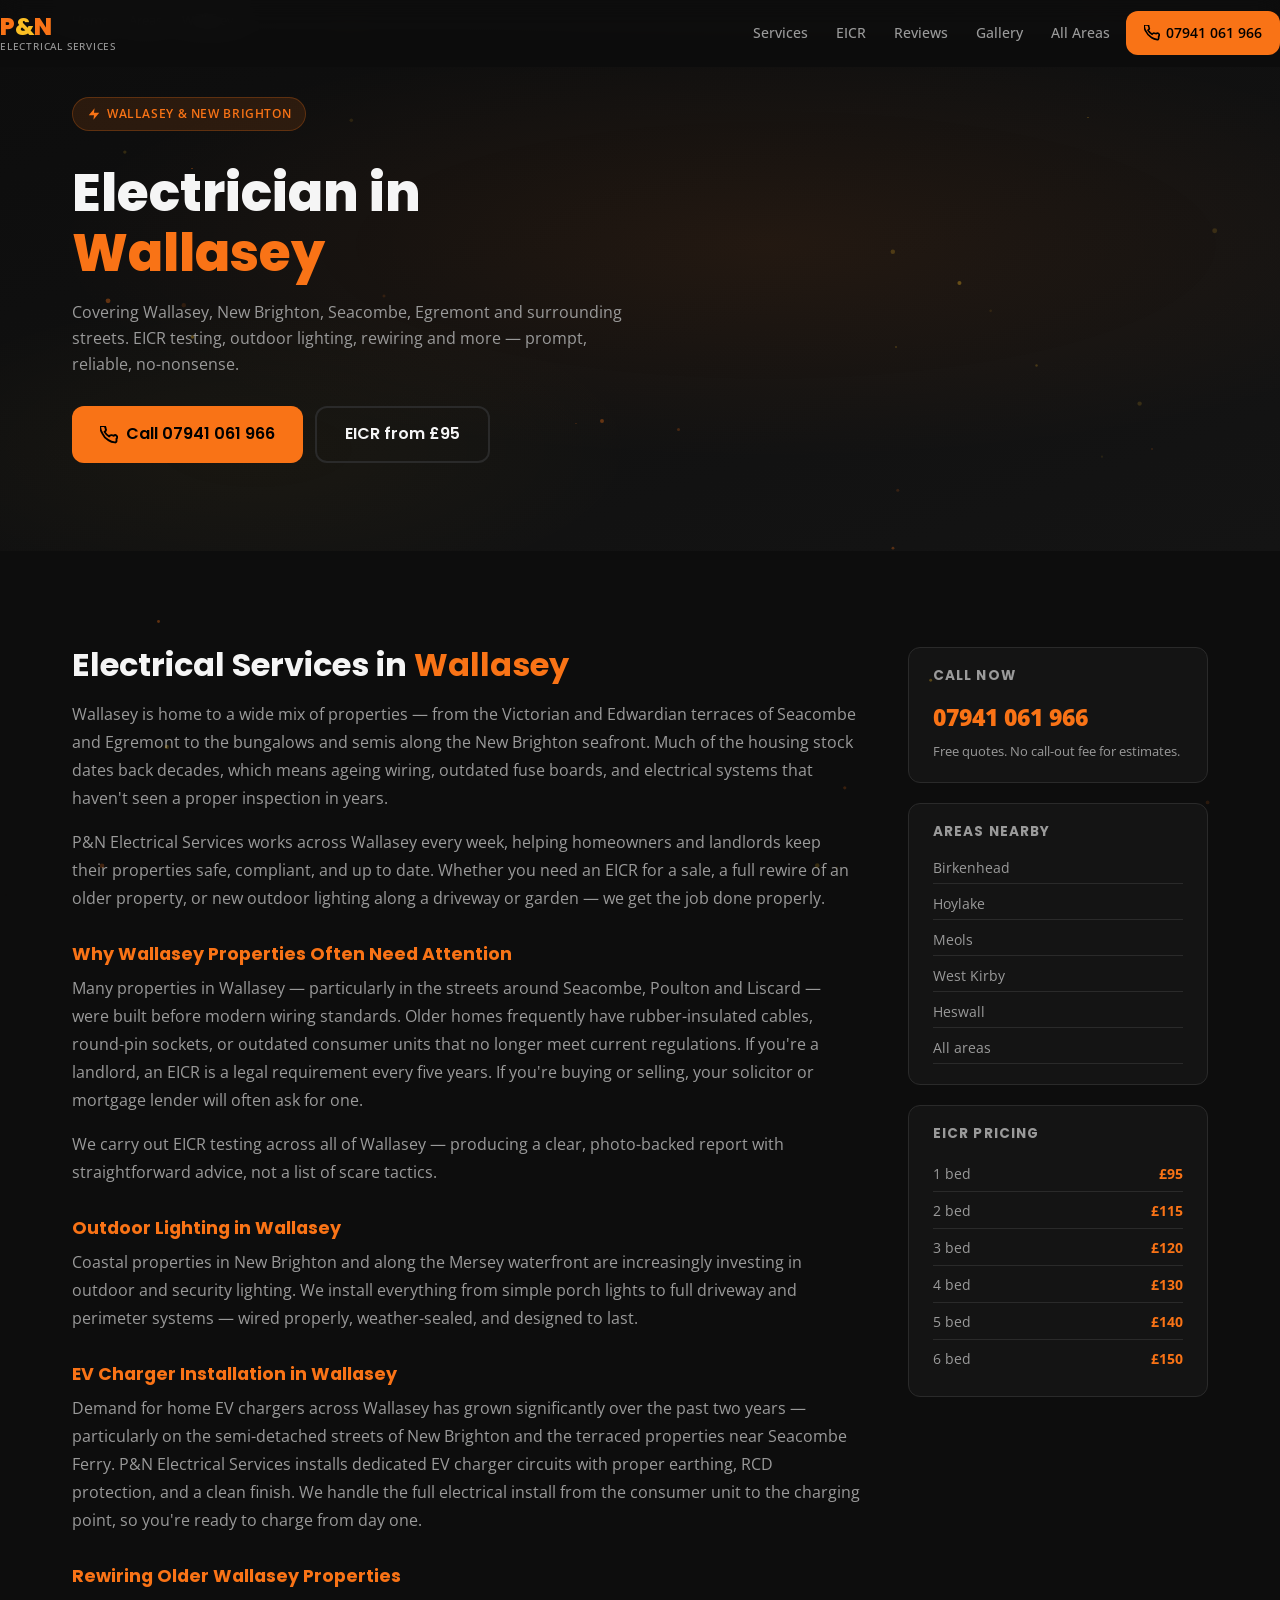
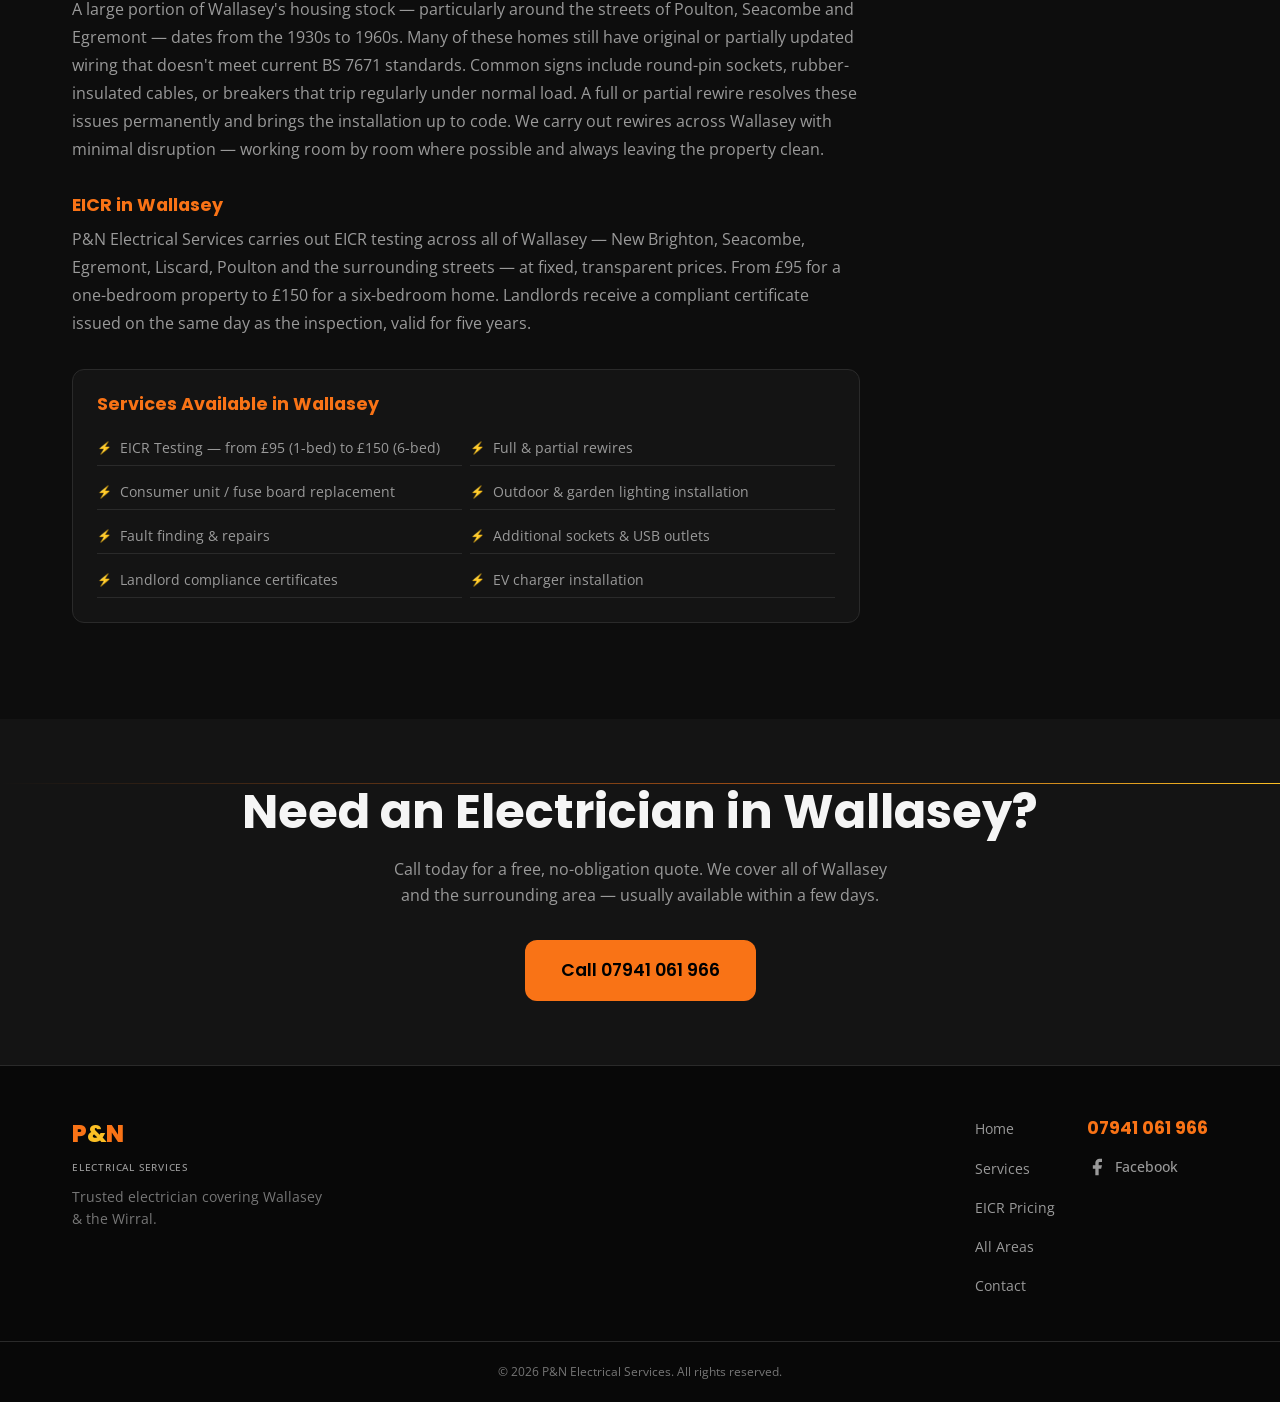
<file: areas/wallasey.html>
<!DOCTYPE html>
<html lang="en">
<head>
  <meta charset="UTF-8" />
  <meta name="viewport" content="width=device-width, initial-scale=1.0" />
  <meta name="robots" content="index, follow, max-snippet:-1, max-image-preview:large, max-video-preview:-1" />
  <title>Electrician in Wallasey | P&N Electrical Services | 07941 061 966</title>
  <meta name="description" content="P&N Electrical Services — trusted electrician covering Wallasey, New Brighton, Seacombe and Egremont. EICR from £95, outdoor lighting, rewiring. Call 07941 061 966." />
  <link rel="icon" type="image/svg+xml" href="data:image/svg+xml,%3Csvg xmlns='http://www.w3.org/2000/svg' viewBox='0 0 32 32'%3E%3Crect width='32' height='32' rx='6' fill='%230D0D0D'/%3E%3Cpath d='M18 4L8 18h8l-2 10 10-14h-8z' fill='%23F97316'/%3E%3C/svg%3E" />

  <!-- Open Graph -->
  <meta property="og:title" content="Electrician in Wallasey | P&N Electrical Services" />
  <meta property="og:description" content="Trusted local electrician serving Wallasey, New Brighton, Seacombe and Egremont. EICR from £95." />
  <meta property="og:url" content="https://pandnelectricwirral.co.uk/areas/wallasey.html" />
  <meta property="og:type" content="website" />
  <meta property="og:image" content="https://pandnelectricwirral.co.uk/images/brand-logo-mat.jpg" />
  <meta property="og:image:width" content="1200" />
  <meta property="og:image:height" content="630" />
  <meta property="og:site_name" content="P&N Electrical Services" />
  <meta property="og:locale" content="en_GB" />
  <meta name="twitter:card" content="summary_large_image" />
  <meta name="twitter:title" content="Electrician in Wallasey | P&N Electrical Services" />
  <meta name="twitter:description" content="Trusted local electrician serving Wallasey, New Brighton, Seacombe and Egremont. EICR from £95." />
  <meta name="twitter:image" content="https://pandnelectricwirral.co.uk/images/brand-logo-mat.jpg" />
  <link rel="canonical" href="https://pandnelectricwirral.co.uk/areas/wallasey.html" />

  <!-- Fonts -->
  <link rel="preconnect" href="https://fonts.googleapis.com" />
  <link rel="preconnect" href="https://fonts.gstatic.com" crossorigin />
  <link rel="stylesheet" media="print" onload="this.media='all'" href="https://fonts.googleapis.com/css2?family=Poppins:wght@400;600;700;800&family=Open+Sans:wght@400;500;600&display=swap" />
  <noscript><link rel="stylesheet" href="https://fonts.googleapis.com/css2?family=Poppins:wght@400;600;700;800&family=Open+Sans:wght@400;500;600&display=swap" /></noscript>
  <link rel="stylesheet" href="../styles.css" />

  <!-- LocalBusiness Schema -->
  <script type="application/ld+json">
  {
    "@context": "https://schema.org",
    "@type": "ElectricalContractor",
    "name": "P&N Electrical Services",
    "telephone": "+447941061966",
    "url": "https://pandnelectricwirral.co.uk/",
    "@id": "https://pandnelectricwirral.co.uk/#business",
    "image": "https://pandnelectricwirral.co.uk/images/brand-logo-mat.jpg",
    "address": {"@type": "PostalAddress", "addressLocality": "Wallasey", "addressRegion": "Merseyside", "addressCountry": "GB"},
    "geo": {"@type": "GeoCoordinates", "latitude": 53.4150, "longitude": -3.0590},
    "sameAs": ["https://www.facebook.com/share/1DViQmtfAq/","https://share.google/rT0Xs3v4Qorzj18Vh"],
    "openingHoursSpecification": [{"@type": "OpeningHoursSpecification", "dayOfWeek": ["Monday","Tuesday","Wednesday","Thursday","Friday","Saturday"], "opens": "08:00", "closes": "18:00"}],
    "areaServed": {
      "@type": "City",
      "name": "Wallasey",
      "containedIn": { "@type": "AdministrativeArea", "name": "Wirral, Merseyside" }
    },
    "aggregateRating": {"@type": "AggregateRating", "ratingValue": "5.0", "reviewCount": "6", "bestRating": "5"},
    "hasOfferCatalog": {"@type": "OfferCatalog", "name": "EICR Testing Prices", "itemListElement": [{"@type": "Offer", "itemOffered": {"@type": "Service", "name": "EICR 1 bedroom"}, "price": "95", "priceCurrency": "GBP"}, {"@type": "Offer", "itemOffered": {"@type": "Service", "name": "EICR 2 bedroom"}, "price": "115", "priceCurrency": "GBP"}, {"@type": "Offer", "itemOffered": {"@type": "Service", "name": "EICR 3 bedroom"}, "price": "120", "priceCurrency": "GBP"}, {"@type": "Offer", "itemOffered": {"@type": "Service", "name": "EICR 4 bedroom"}, "price": "130", "priceCurrency": "GBP"}, {"@type": "Offer", "itemOffered": {"@type": "Service", "name": "EICR 5 bedroom"}, "price": "140", "priceCurrency": "GBP"}, {"@type": "Offer", "itemOffered": {"@type": "Service", "name": "EICR 6 bedroom"}, "price": "150", "priceCurrency": "GBP"}]},
    "description": "Local electrician serving Wallasey and surrounding areas. Specialising in EICR testing, outdoor lighting installation, rewiring and landlord compliance.",
    "priceRange": "££"
  }
  </script>
  <!-- Breadcrumb Schema -->
  <script type="application/ld+json">
  {
    "@context": "https://schema.org",
    "@type": "BreadcrumbList",
    "itemListElement": [
      { "@type": "ListItem", "position": 1, "name": "Home", "item": "https://pandnelectricwirral.co.uk/" },
      { "@type": "ListItem", "position": 2, "name": "Areas", "item": "https://pandnelectricwirral.co.uk/areas/" },
      { "@type": "ListItem", "position": 3, "name": "Wallasey", "item": "https://pandnelectricwirral.co.uk/areas/wallasey.html" }
    ]
  }
  </script>
</head>
<body>

  <header class="nav-header" id="top">
    <nav class="nav-inner" aria-label="Main navigation">
      <a href="../index.html" class="nav-logo" aria-label="P&N Electrical Services — home">
        <span class="logo-pn">P<span class="amp">&amp;</span>N</span>
        <span class="logo-sub">Electrical Services</span>
      </a>
      <ul class="nav-links" id="navLinks" role="list">
        <li><a href="../index.html#services">Services</a></li>
        <li><a href="../index.html#eicr">EICR</a></li>
        <li><a href="../index.html#reviews">Reviews</a></li>
        <li><a href="../index.html#gallery">Gallery</a></li>
        <li><a href="../areas/">All Areas</a></li>
        <li>
          <a href="tel:07941061966" class="nav-cta" aria-label="Call 07941 061 966">
            <svg width="16" height="16" viewBox="0 0 24 24" fill="none" stroke="currentColor" stroke-width="2.5" aria-hidden="true"><path d="M22 16.92v3a2 2 0 01-2.18 2 19.79 19.79 0 01-8.63-3.07A19.5 19.5 0 013.07 9.8 19.79 19.79 0 01.1 1.17 2 2 0 012.1 0h3a2 2 0 012 1.72c.179.84.4 1.654.7 2.81a2 2 0 01-.45 2.11L6.11 7.84a16 16 0 006.06 6.06l1.2-1.2a2 2 0 012.11-.45 12.84 12.84 0 002.81.7A2 2 0 0122 16.92z"/></svg>
            07941 061 966
          </a>
        </li>
      </ul>
      <button class="hamburger" id="hamburger" aria-expanded="false" aria-controls="navLinks" aria-label="Toggle navigation menu">
        <span></span><span></span><span></span>
      </button>
    </nav>
  </header>

  <main>

    <!-- Breadcrumb -->
    <div class="breadcrumb-bar">
      <div class="container">
        <nav aria-label="Breadcrumb">
          <ol class="breadcrumb" role="list">
            <li><a href="../index.html">Home</a></li>
            <li><a href="../areas/">Areas</a></li>
            <li aria-current="page">Wallasey</li>
          </ol>
        </nav>
      </div>
    </div>

    <!-- Hero -->
    <section class="area-hero" aria-labelledby="area-heading">
      <div class="hero-bg" aria-hidden="true"><div class="hero-sparks"></div></div>
      <div class="container area-hero-content">
        <div class="hero-badge">
          <svg width="14" height="14" viewBox="0 0 24 24" fill="currentColor" aria-hidden="true"><path d="M13 2L3 14h9l-1 8 10-12h-9l1-8z"/></svg>
          Wallasey &amp; New Brighton
        </div>
        <h1 id="area-heading">Electrician in<br /><span class="accent">Wallasey</span></h1>
        <p class="hero-sub">Covering Wallasey, New Brighton, Seacombe, Egremont and surrounding streets. EICR testing, outdoor lighting, rewiring and more — prompt, reliable, no-nonsense.</p>
        <div class="hero-actions">
          <a href="tel:07941061966" class="btn btn-primary">
            <svg width="18" height="18" viewBox="0 0 24 24" fill="none" stroke="currentColor" stroke-width="2.5" aria-hidden="true"><path d="M22 16.92v3a2 2 0 01-2.18 2 19.79 19.79 0 01-8.63-3.07A19.5 19.5 0 013.07 9.8 19.79 19.79 0 01.1 1.17 2 2 0 012.1 0h3a2 2 0 012 1.72c.179.84.4 1.654.7 2.81a2 2 0 01-.45 2.11L6.11 7.84a16 16 0 006.06 6.06l1.2-1.2a2 2 0 012.11-.45 12.84 12.84 0 002.81.7A2 2 0 0122 16.92z"/></svg>
            Call 07941 061 966
          </a>
          <a href="../index.html#eicr" class="btn btn-secondary">EICR from £95</a>
        </div>
      </div>
    </section>

    <!-- Area Content -->
    <section class="section">
      <div class="container area-content-grid">
        <div class="area-main">
          <h2>Electrical Services in <span class="accent">Wallasey</span></h2>
          <p>Wallasey is home to a wide mix of properties — from the Victorian and Edwardian terraces of Seacombe and Egremont to the bungalows and semis along the New Brighton seafront. Much of the housing stock dates back decades, which means ageing wiring, outdated fuse boards, and electrical systems that haven't seen a proper inspection in years.</p>
          <p>P&N Electrical Services works across Wallasey every week, helping homeowners and landlords keep their properties safe, compliant, and up to date. Whether you need an EICR for a sale, a full rewire of an older property, or new outdoor lighting along a driveway or garden — we get the job done properly.</p>

          <h3>Why Wallasey Properties Often Need Attention</h3>
          <p>Many properties in Wallasey — particularly in the streets around Seacombe, Poulton and Liscard — were built before modern wiring standards. Older homes frequently have rubber-insulated cables, round-pin sockets, or outdated consumer units that no longer meet current regulations. If you're a landlord, an EICR is a legal requirement every five years. If you're buying or selling, your solicitor or mortgage lender will often ask for one.</p>
          <p>We carry out EICR testing across all of Wallasey — producing a clear, photo-backed report with straightforward advice, not a list of scare tactics.</p>

          <h3>Outdoor Lighting in Wallasey</h3>
          <p>Coastal properties in New Brighton and along the Mersey waterfront are increasingly investing in outdoor and security lighting. We install everything from simple porch lights to full driveway and perimeter systems — wired properly, weather-sealed, and designed to last.</p>

          <h3>EV Charger Installation in Wallasey</h3>
          <p>Demand for home EV chargers across Wallasey has grown significantly over the past two years — particularly on the semi-detached streets of New Brighton and the terraced properties near Seacombe Ferry. P&amp;N Electrical Services installs dedicated EV charger circuits with proper earthing, RCD protection, and a clean finish. We handle the full electrical install from the consumer unit to the charging point, so you're ready to charge from day one.</p>

          <h3>Rewiring Older Wallasey Properties</h3>
          <p>A large portion of Wallasey's housing stock — particularly around the streets of Poulton, Seacombe and Egremont — dates from the 1930s to 1960s. Many of these homes still have original or partially updated wiring that doesn't meet current BS 7671 standards. Common signs include round-pin sockets, rubber-insulated cables, or breakers that trip regularly under normal load. A full or partial rewire resolves these issues permanently and brings the installation up to code. We carry out rewires across Wallasey with minimal disruption — working room by room where possible and always leaving the property clean.</p>

          <h3>EICR in Wallasey</h3>
          <p>P&amp;N Electrical Services carries out EICR testing across all of Wallasey — New Brighton, Seacombe, Egremont, Liscard, Poulton and the surrounding streets — at fixed, transparent prices. From £95 for a one-bedroom property to £150 for a six-bedroom home. Landlords receive a compliant certificate issued on the same day as the inspection, valid for five years.</p>

          <div class="area-services">
            <h3>Services Available in Wallasey</h3>
            <ul class="service-list" role="list">
              <li>EICR Testing — from £95 (1-bed) to £150 (6-bed)</li>
              <li>Full &amp; partial rewires</li>
              <li>Consumer unit / fuse board replacement</li>
              <li>Outdoor &amp; garden lighting installation</li>
              <li>Fault finding &amp; repairs</li>
              <li>Additional sockets &amp; USB outlets</li>
              <li>Landlord compliance certificates</li>
              <li>EV charger installation</li>
            </ul>
          </div>
        </div>

        <aside class="area-sidebar">
          <div class="sidebar-card">
            <h3>Call Now</h3>
            <a href="tel:07941061966" class="sidebar-phone">07941 061 966</a>
            <p>Free quotes. No call-out fee for estimates.</p>
          </div>
          <div class="sidebar-card">
            <h3>Areas Nearby</h3>
            <ul class="nearby-list" role="list">
              <li><a href="birkenhead.html">Birkenhead</a></li>
              <li><a href="hoylake.html">Hoylake</a></li>
              <li><a href="meols.html">Meols</a></li>
              <li><a href="west-kirby.html">West Kirby</a></li>
              <li><a href="heswall.html">Heswall</a></li>
              <li><a href="index.html">All areas</a></li>
            </ul>
          </div>
          <div class="sidebar-card">
            <h3>EICR Pricing</h3>
            <ul class="price-list" role="list">
              <li><span>1 bed</span><strong>£95</strong></li>
              <li><span>2 bed</span><strong>£115</strong></li>
              <li><span>3 bed</span><strong>£120</strong></li>
              <li><span>4 bed</span><strong>£130</strong></li>
              <li><span>5 bed</span><strong>£140</strong></li>
              <li><span>6 bed</span><strong>£150</strong></li>
            </ul>
          </div>
        </aside>
      </div>
    </section>

    <!-- CTA -->
    <section class="section section-dark area-cta-section">
      <div class="container" style="text-align:center">
        <h2>Need an Electrician in Wallasey?</h2>
        <p style="color:var(--col-text-muted);margin:1rem auto 2rem;max-width:520px">Call today for a free, no-obligation quote. We cover all of Wallasey and the surrounding area — usually available within a few days.</p>
        <a href="tel:07941061966" class="btn btn-primary btn-lg">Call 07941 061 966</a>
      </div>
    </section>

  </main>

  <footer class="footer">
    <div class="container footer-inner">
      <div class="footer-brand">
        <span class="logo-pn">P<span class="amp">&amp;</span>N</span>
        <span class="logo-sub">Electrical Services</span>
        <p>Trusted electrician covering Wallasey &amp; the Wirral.</p>
      </div>
      <nav class="footer-nav" aria-label="Footer navigation">
        <a href="../index.html">Home</a>
        <a href="../index.html#services">Services</a>
        <a href="../index.html#eicr">EICR Pricing</a>
        <a href="../areas/">All Areas</a>
        <a href="../index.html#contact">Contact</a>
      </nav>
      <div class="footer-contact">
        <a href="tel:07941061966">07941 061 966</a>
        <a href="https://www.facebook.com/share/1DViQmtfAq/" target="_blank" rel="noopener noreferrer">
          <svg width="20" height="20" viewBox="0 0 24 24" fill="currentColor" aria-hidden="true"><path d="M18 2h-3a5 5 0 00-5 5v3H7v4h3v8h4v-8h3l1-4h-4V7a1 1 0 011-1h3z"/></svg>
          Facebook
        </a>
      </div>
    </div>
    <div class="footer-bottom"><p>&copy; 2026 P&amp;N Electrical Services. All rights reserved.</p></div>
  </footer>

  <script src="../animations.js" defer></script>
  <script>
    const hamburger = document.getElementById('hamburger');
    const navLinks = document.getElementById('navLinks');
    function closeNav() { navLinks.classList.remove('nav-open'); hamburger.setAttribute('aria-expanded','false'); hamburger.classList.remove('is-open'); }
    function openNav() { navLinks.classList.add('nav-open'); hamburger.setAttribute('aria-expanded','true'); hamburger.classList.add('is-open'); const f=navLinks.querySelector('a'); if(f)f.focus(); }
    hamburger.addEventListener('click', () => navLinks.classList.contains('nav-open') ? closeNav() : openNav());
    document.addEventListener('keydown', e => { if(e.key==='Escape' && navLinks.classList.contains('nav-open')){ closeNav(); hamburger.focus(); } });
    navLinks.querySelectorAll('a').forEach(l => l.addEventListener('click', closeNav));
    window.addEventListener('scroll', () => document.querySelector('.nav-header').classList.toggle('nav-scrolled', window.scrollY > 40), { passive: true });
  </script>
</body>
</html>
</file>
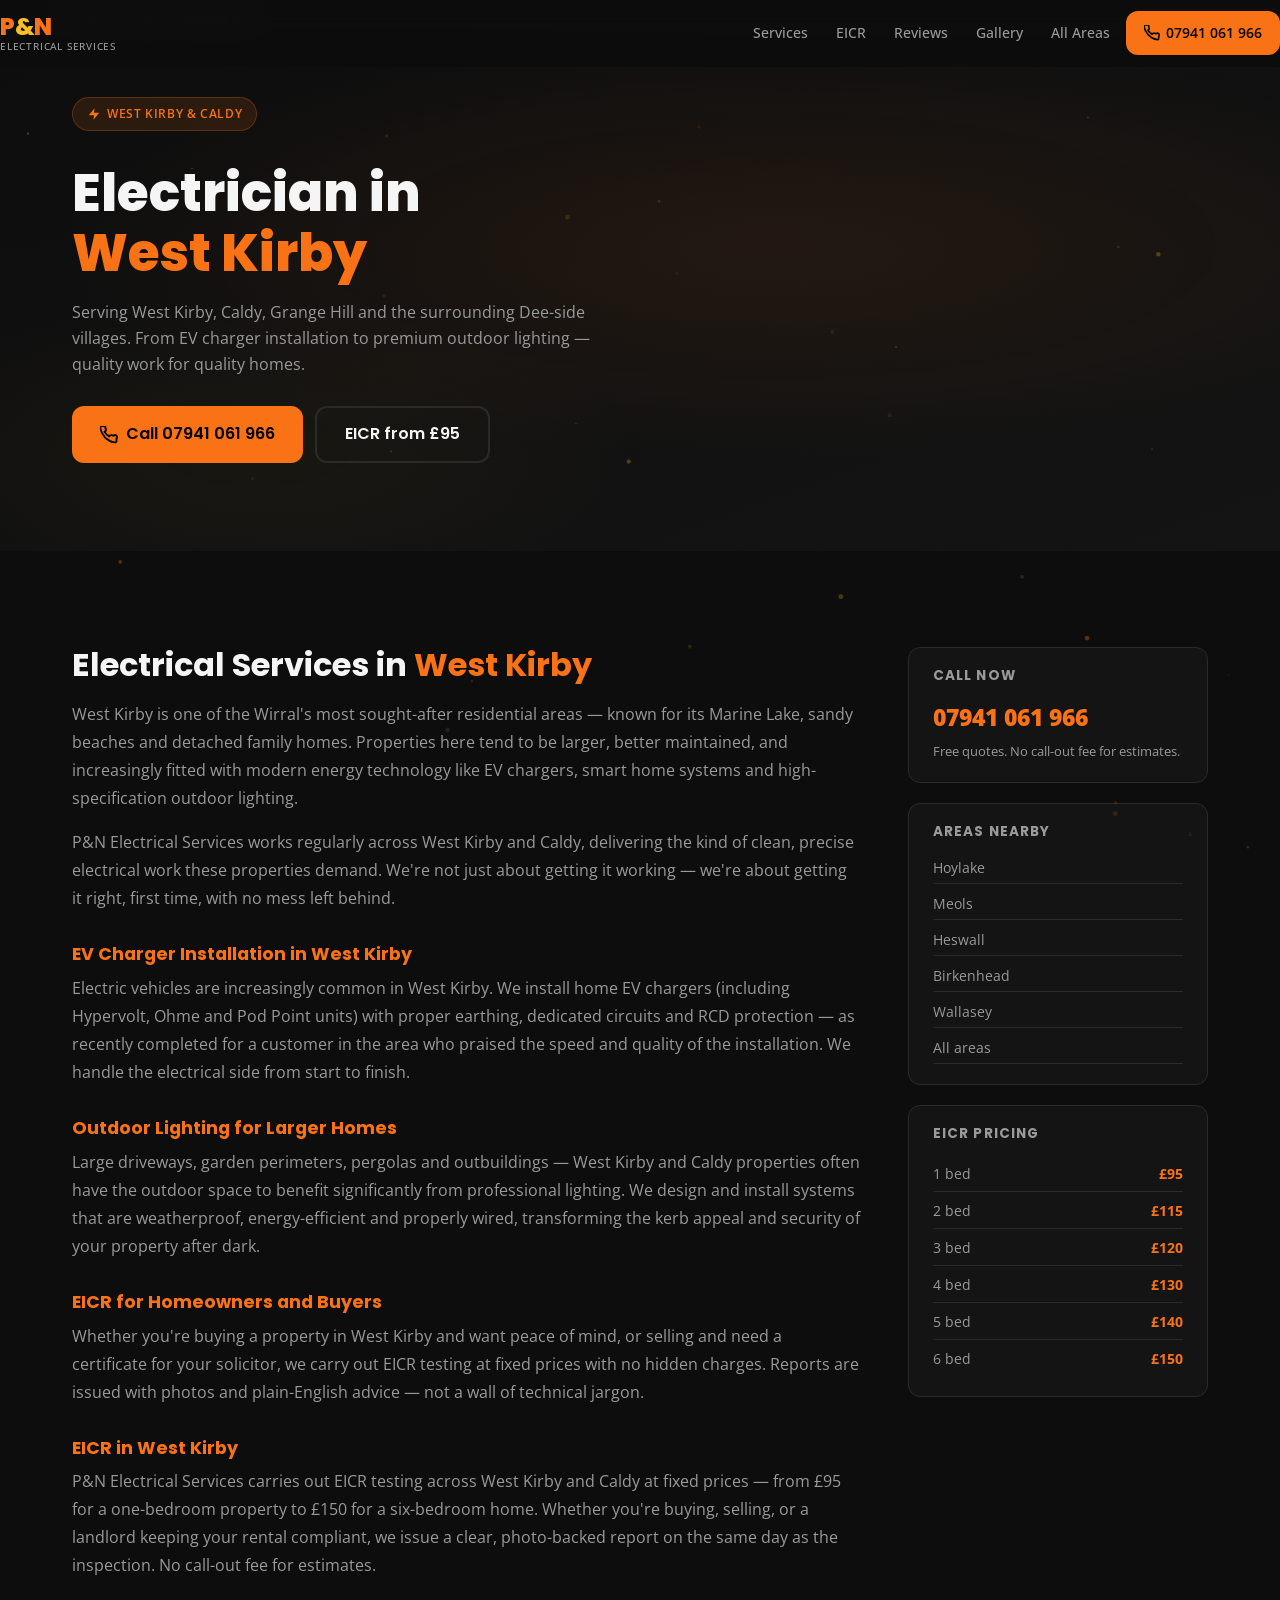
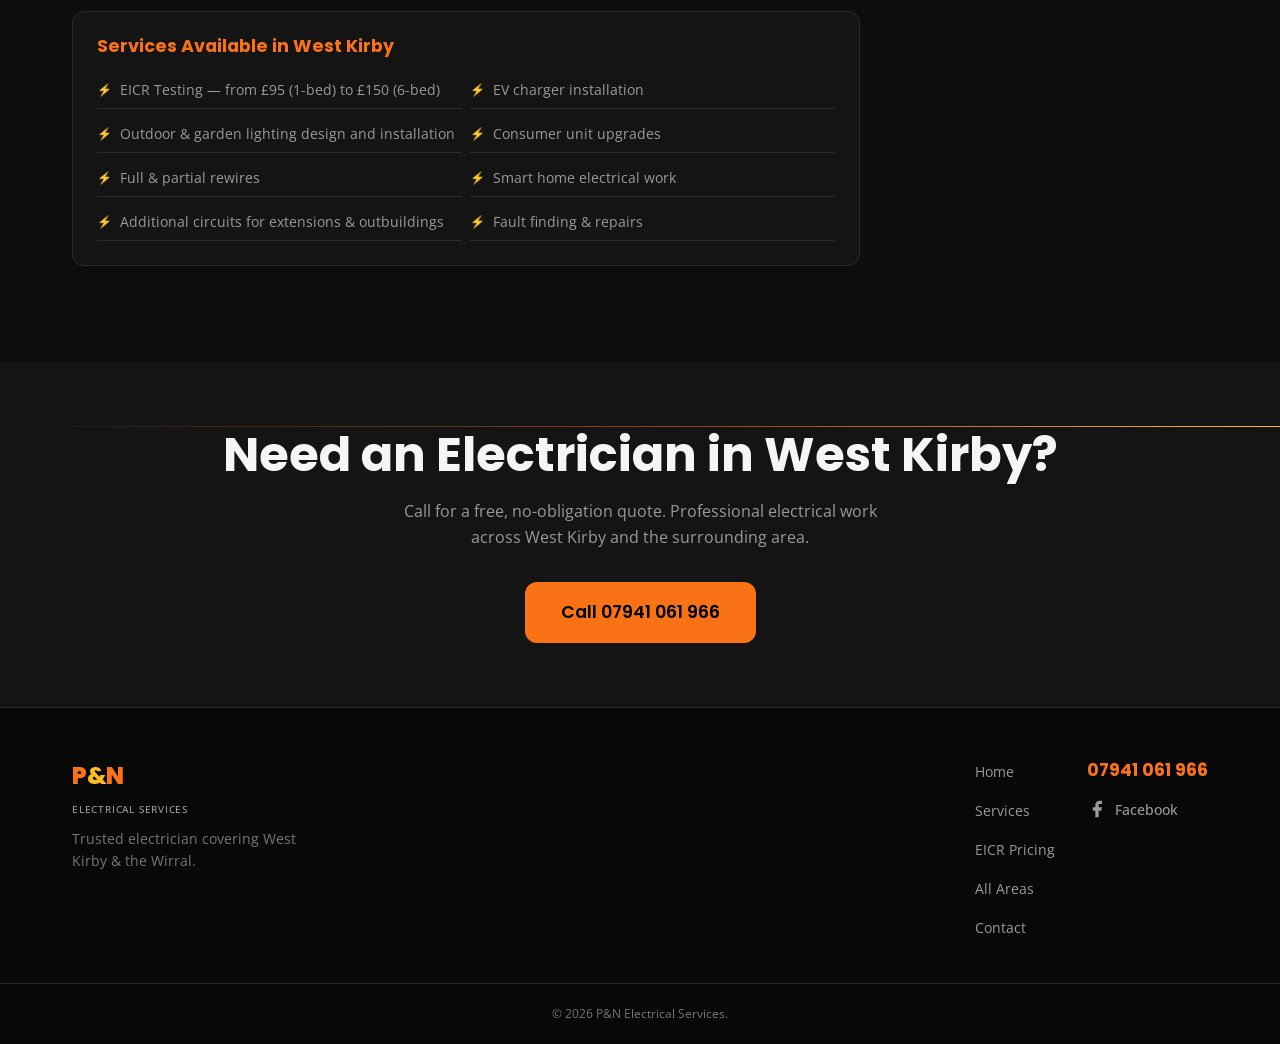
<file: areas/west-kirby.html>
<!DOCTYPE html>
<html lang="en">
<head>
  <meta charset="UTF-8" />
  <meta name="viewport" content="width=device-width, initial-scale=1.0" />
  <meta name="robots" content="index, follow, max-snippet:-1, max-image-preview:large, max-video-preview:-1" />
  <title>Electrician in West Kirby | P&N Electrical Services | 07941 061 966</title>
  <meta name="description" content="P&N Electrical Services — electrician covering West Kirby, Caldy and Grange Hill. EICR testing, outdoor lighting for larger homes, EV chargers, rewiring. Call 07941 061 966." />
  <link rel="icon" type="image/svg+xml" href="data:image/svg+xml,%3Csvg xmlns='http://www.w3.org/2000/svg' viewBox='0 0 32 32'%3E%3Crect width='32' height='32' rx='6' fill='%230D0D0D'/%3E%3Cpath d='M18 4L8 18h8l-2 10 10-14h-8z' fill='%23F97316'/%3E%3C/svg%3E" />
  <meta property="og:title" content="Electrician in West Kirby | P&N Electrical Services" />
  <meta property="og:description" content="Electrician in West Kirby and Caldy. EICR testing, outdoor lighting, EV chargers and rewiring." />
  <meta property="og:url" content="https://pandnelectricwirral.co.uk/areas/west-kirby.html" />
  <meta property="og:type" content="website" />
  <meta property="og:image" content="https://pandnelectricwirral.co.uk/images/brand-logo-mat.jpg" />
  <meta property="og:image:width" content="1200" />
  <meta property="og:image:height" content="630" />
  <meta property="og:site_name" content="P&N Electrical Services" />
  <meta property="og:locale" content="en_GB" />
  <meta name="twitter:card" content="summary_large_image" />
  <meta name="twitter:title" content="Electrician in West Kirby | P&N Electrical Services" />
  <meta name="twitter:description" content="Electrician in West Kirby and Caldy. EICR testing, outdoor lighting, EV chargers and rewiring." />
  <meta name="twitter:image" content="https://pandnelectricwirral.co.uk/images/brand-logo-mat.jpg" />
  <link rel="canonical" href="https://pandnelectricwirral.co.uk/areas/west-kirby.html" />
  <link rel="preconnect" href="https://fonts.googleapis.com" />
  <link rel="preconnect" href="https://fonts.gstatic.com" crossorigin />
  <link rel="stylesheet" media="print" onload="this.media='all'" href="https://fonts.googleapis.com/css2?family=Poppins:wght@400;600;700;800&family=Open+Sans:wght@400;500;600&display=swap" />
  <noscript><link rel="stylesheet" href="https://fonts.googleapis.com/css2?family=Poppins:wght@400;600;700;800&family=Open+Sans:wght@400;500;600&display=swap" /></noscript>
  <link rel="stylesheet" href="../styles.css" />
  <script type="application/ld+json">
  {"@context":"https://schema.org","@type":"ElectricalContractor","@id":"https://pandnelectricwirral.co.uk/#business","name":"P&N Electrical Services","telephone":"+447941061966","url":"https://pandnelectricwirral.co.uk/","image":"https://pandnelectricwirral.co.uk/images/brand-logo-mat.jpg","sameAs":["https://www.facebook.com/share/1DViQmtfAq/","https://share.google/rT0Xs3v4Qorzj18Vh"],"address":{"@type":"PostalAddress","addressLocality":"West Kirby","addressRegion":"Merseyside","addressCountry":"GB"},"geo":{"@type":"GeoCoordinates","latitude":53.3700,"longitude":-3.1900},"openingHoursSpecification":[{"@type":"OpeningHoursSpecification","dayOfWeek":["Monday","Tuesday","Wednesday","Thursday","Friday","Saturday"],"opens":"08:00","closes":"18:00"}],"areaServed":{"@type":"City","name":"West Kirby","containedIn":{"@type":"AdministrativeArea","name":"Wirral, Merseyside"}},"aggregateRating":{"@type":"AggregateRating","ratingValue":"5.0","reviewCount":"6","bestRating":"5"},"hasOfferCatalog":{"@type":"OfferCatalog","name":"EICR Testing Prices","itemListElement":[{"@type":"Offer","itemOffered":{"@type":"Service","name":"EICR 1 bedroom"},"price":"95","priceCurrency":"GBP"},{"@type":"Offer","itemOffered":{"@type":"Service","name":"EICR 2 bedroom"},"price":"115","priceCurrency":"GBP"},{"@type":"Offer","itemOffered":{"@type":"Service","name":"EICR 3 bedroom"},"price":"120","priceCurrency":"GBP"},{"@type":"Offer","itemOffered":{"@type":"Service","name":"EICR 4 bedroom"},"price":"130","priceCurrency":"GBP"},{"@type":"Offer","itemOffered":{"@type":"Service","name":"EICR 5 bedroom"},"price":"140","priceCurrency":"GBP"},{"@type":"Offer","itemOffered":{"@type":"Service","name":"EICR 6 bedroom"},"price":"150","priceCurrency":"GBP"}]},"description":"Electrician in West Kirby. EICR testing, outdoor lighting, EV charger installation, rewiring and more.","priceRange":"££"}
  </script>
  <script type="application/ld+json">
  { "@context":"https://schema.org","@type":"BreadcrumbList","itemListElement":[{"@type":"ListItem","position":1,"name":"Home","item":"https://pandnelectricwirral.co.uk/"},{"@type":"ListItem","position":2,"name":"Areas","item":"https://pandnelectricwirral.co.uk/areas/"},{"@type":"ListItem","position":3,"name":"West Kirby","item":"https://pandnelectricwirral.co.uk/areas/west-kirby.html"}]}
  </script>
</head>
<body>
  <header class="nav-header" id="top">
    <nav class="nav-inner" aria-label="Main navigation">
      <a href="../index.html" class="nav-logo"><span class="logo-pn">P<span class="amp">&amp;</span>N</span><span class="logo-sub">Electrical Services</span></a>
      <ul class="nav-links" id="navLinks" role="list">
        <li><a href="../index.html#services">Services</a></li><li><a href="../index.html#eicr">EICR</a></li><li><a href="../index.html#reviews">Reviews</a></li><li><a href="../index.html#gallery">Gallery</a></li><li><a href="../areas/">All Areas</a></li>
        <li><a href="tel:07941061966" class="nav-cta"><svg width="16" height="16" viewBox="0 0 24 24" fill="none" stroke="currentColor" stroke-width="2.5" aria-hidden="true"><path d="M22 16.92v3a2 2 0 01-2.18 2 19.79 19.79 0 01-8.63-3.07A19.5 19.5 0 013.07 9.8 19.79 19.79 0 01.1 1.17 2 2 0 012.1 0h3a2 2 0 012 1.72c.179.84.4 1.654.7 2.81a2 2 0 01-.45 2.11L6.11 7.84a16 16 0 006.06 6.06l1.2-1.2a2 2 0 012.11-.45 12.84 12.84 0 002.81.7A2 2 0 0122 16.92z"/></svg>07941 061 966</a></li>
      </ul>
      <button class="hamburger" id="hamburger" aria-expanded="false" aria-controls="navLinks" aria-label="Toggle navigation menu"><span></span><span></span><span></span></button>
    </nav>
  </header>

  <main>
    <div class="breadcrumb-bar"><div class="container"><nav aria-label="Breadcrumb"><ol class="breadcrumb" role="list"><li><a href="../index.html">Home</a></li><li><a href="../areas/">Areas</a></li><li aria-current="page">West Kirby</li></ol></nav></div></div>

    <section class="area-hero" aria-labelledby="area-heading">
      <div class="hero-bg" aria-hidden="true"><div class="hero-sparks"></div></div>
      <div class="container area-hero-content">
        <div class="hero-badge"><svg width="14" height="14" viewBox="0 0 24 24" fill="currentColor" aria-hidden="true"><path d="M13 2L3 14h9l-1 8 10-12h-9l1-8z"/></svg>West Kirby &amp; Caldy</div>
        <h1 id="area-heading">Electrician in<br /><span class="accent">West Kirby</span></h1>
        <p class="hero-sub">Serving West Kirby, Caldy, Grange Hill and the surrounding Dee-side villages. From EV charger installation to premium outdoor lighting — quality work for quality homes.</p>
        <div class="hero-actions">
          <a href="tel:07941061966" class="btn btn-primary"><svg width="18" height="18" viewBox="0 0 24 24" fill="none" stroke="currentColor" stroke-width="2.5" aria-hidden="true"><path d="M22 16.92v3a2 2 0 01-2.18 2 19.79 19.79 0 01-8.63-3.07A19.5 19.5 0 013.07 9.8 19.79 19.79 0 01.1 1.17 2 2 0 012.1 0h3a2 2 0 012 1.72c.179.84.4 1.654.7 2.81a2 2 0 01-.45 2.11L6.11 7.84a16 16 0 006.06 6.06l1.2-1.2a2 2 0 012.11-.45 12.84 12.84 0 002.81.7A2 2 0 0122 16.92z"/></svg>Call 07941 061 966</a>
          <a href="../index.html#eicr" class="btn btn-secondary">EICR from £95</a>
        </div>
      </div>
    </section>

    <section class="section">
      <div class="container area-content-grid">
        <div class="area-main">
          <h2>Electrical Services in <span class="accent">West Kirby</span></h2>
          <p>West Kirby is one of the Wirral's most sought-after residential areas — known for its Marine Lake, sandy beaches and detached family homes. Properties here tend to be larger, better maintained, and increasingly fitted with modern energy technology like EV chargers, smart home systems and high-specification outdoor lighting.</p>
          <p>P&N Electrical Services works regularly across West Kirby and Caldy, delivering the kind of clean, precise electrical work these properties demand. We're not just about getting it working — we're about getting it right, first time, with no mess left behind.</p>

          <h3>EV Charger Installation in West Kirby</h3>
          <p>Electric vehicles are increasingly common in West Kirby. We install home EV chargers (including Hypervolt, Ohme and Pod Point units) with proper earthing, dedicated circuits and RCD protection — as recently completed for a customer in the area who praised the speed and quality of the installation. We handle the electrical side from start to finish.</p>

          <h3>Outdoor Lighting for Larger Homes</h3>
          <p>Large driveways, garden perimeters, pergolas and outbuildings — West Kirby and Caldy properties often have the outdoor space to benefit significantly from professional lighting. We design and install systems that are weatherproof, energy-efficient and properly wired, transforming the kerb appeal and security of your property after dark.</p>

          <h3>EICR for Homeowners and Buyers</h3>
          <p>Whether you're buying a property in West Kirby and want peace of mind, or selling and need a certificate for your solicitor, we carry out EICR testing at fixed prices with no hidden charges. Reports are issued with photos and plain-English advice — not a wall of technical jargon.</p>

          <h3>EICR in West Kirby</h3>
          <p>P&amp;N Electrical Services carries out EICR testing across West Kirby and Caldy at fixed prices — from £95 for a one-bedroom property to £150 for a six-bedroom home. Whether you're buying, selling, or a landlord keeping your rental compliant, we issue a clear, photo-backed report on the same day as the inspection. No call-out fee for estimates.</p>

          <div class="area-services">
            <h3>Services Available in West Kirby</h3>
            <ul class="service-list" role="list">
              <li>EICR Testing — from £95 (1-bed) to £150 (6-bed)</li>
              <li>EV charger installation</li>
              <li>Outdoor &amp; garden lighting design and installation</li>
              <li>Consumer unit upgrades</li>
              <li>Full &amp; partial rewires</li>
              <li>Smart home electrical work</li>
              <li>Additional circuits for extensions &amp; outbuildings</li>
              <li>Fault finding &amp; repairs</li>
            </ul>
          </div>
        </div>

        <aside class="area-sidebar">
          <div class="sidebar-card"><h3>Call Now</h3><a href="tel:07941061966" class="sidebar-phone">07941 061 966</a><p>Free quotes. No call-out fee for estimates.</p></div>
          <div class="sidebar-card"><h3>Areas Nearby</h3><ul class="nearby-list" role="list"><li><a href="hoylake.html">Hoylake</a></li><li><a href="meols.html">Meols</a></li><li><a href="heswall.html">Heswall</a></li><li><a href="birkenhead.html">Birkenhead</a></li><li><a href="wallasey.html">Wallasey</a></li><li><a href="index.html">All areas</a></li></ul></div>
          <div class="sidebar-card"><h3>EICR Pricing</h3><ul class="price-list" role="list"><li><span>1 bed</span><strong>£95</strong></li><li><span>2 bed</span><strong>£115</strong></li><li><span>3 bed</span><strong>£120</strong></li><li><span>4 bed</span><strong>£130</strong></li><li><span>5 bed</span><strong>£140</strong></li><li><span>6 bed</span><strong>£150</strong></li></ul></div>
        </aside>
      </div>
    </section>

    <section class="section section-dark area-cta-section">
      <div class="container" style="text-align:center">
        <h2>Need an Electrician in West Kirby?</h2>
        <p style="color:var(--col-text-muted);margin:1rem auto 2rem;max-width:520px">Call for a free, no-obligation quote. Professional electrical work across West Kirby and the surrounding area.</p>
        <a href="tel:07941061966" class="btn btn-primary btn-lg">Call 07941 061 966</a>
      </div>
    </section>
  </main>

  <footer class="footer">
    <div class="container footer-inner">
      <div class="footer-brand"><span class="logo-pn">P<span class="amp">&amp;</span>N</span><span class="logo-sub">Electrical Services</span><p>Trusted electrician covering West Kirby &amp; the Wirral.</p></div>
      <nav class="footer-nav" aria-label="Footer navigation"><a href="../index.html">Home</a><a href="../index.html#services">Services</a><a href="../index.html#eicr">EICR Pricing</a><a href="../areas/">All Areas</a><a href="../index.html#contact">Contact</a></nav>
      <div class="footer-contact"><a href="tel:07941061966">07941 061 966</a><a href="https://www.facebook.com/share/1DViQmtfAq/" target="_blank" rel="noopener noreferrer"><svg width="20" height="20" viewBox="0 0 24 24" fill="currentColor" aria-hidden="true"><path d="M18 2h-3a5 5 0 00-5 5v3H7v4h3v8h4v-8h3l1-4h-4V7a1 1 0 011-1h3z"/></svg>Facebook</a></div>
    </div>
    <div class="footer-bottom"><p>&copy; 2026 P&amp;N Electrical Services.</p></div>
  </footer>
  <script src="../animations.js" defer></script>
  <script>const hamburger=document.getElementById('hamburger'),navLinks=document.getElementById('navLinks');function closeNav(){navLinks.classList.remove('nav-open');hamburger.setAttribute('aria-expanded','false');hamburger.classList.remove('is-open');}function openNav(){navLinks.classList.add('nav-open');hamburger.setAttribute('aria-expanded','true');hamburger.classList.add('is-open');const f=navLinks.querySelector('a');if(f)f.focus();}hamburger.addEventListener('click',()=>navLinks.classList.contains('nav-open')?closeNav():openNav());document.addEventListener('keydown',e=>{if(e.key==='Escape'&&navLinks.classList.contains('nav-open')){closeNav();hamburger.focus();}});navLinks.querySelectorAll('a').forEach(l=>l.addEventListener('click',closeNav));window.addEventListener('scroll',()=>document.querySelector('.nav-header').classList.toggle('nav-scrolled',window.scrollY>40),{passive:true});</script>
</body>
</html>
</file>
<file: styles.css>
/* ═══════════════════════════════════════════════
   P&N ELECTRICAL SERVICES — DESIGN SYSTEM
   Dark industrial · Electric orange · Mobile-first
   ═══════════════════════════════════════════════ */

/* ── TOKENS ── */
:root {
  /* Colour */
  --col-bg:          #0D0D0D;
  --col-surface:     #141414;
  --col-surface-2:   #1C1C1C;
  --col-border:      #2A2A2A;
  --col-orange:      #F97316;
  --col-orange-dim:  #C2560D;
  --col-amber:       #FBBF24;
  --col-text:        #F5F5F5;
  --col-text-muted:  #9A9A9A;
  --col-text-dim:    #767676;
  --col-white:       #FFFFFF;

  /* Typography */
  --font-head: 'Poppins', sans-serif;
  --font-body: 'Open Sans', sans-serif;

  /* Spacing */
  --space-xs:  0.5rem;
  --space-sm:  1rem;
  --space-md:  1.5rem;
  --space-lg:  2.5rem;
  --space-xl:  4rem;
  --space-2xl: 6rem;

  /* Radius */
  --r-sm:  6px;
  --r-md:  12px;
  --r-lg:  20px;
  --r-xl:  32px;

  /* Transitions */
  --t-fast:   150ms ease;
  --t-normal: 250ms ease;
  --t-slow:   400ms ease;

  /* Z-index scale */
  --z-base:    10;
  --z-nav:     50;
  --z-overlay: 100;
}

/* ── RESET & BASE ── */
*, *::before, *::after {
  box-sizing: border-box;
  margin: 0;
  padding: 0;
}

html {
  scroll-behavior: smooth;
  scroll-padding-top: 66px;
}

body {
  font-family: var(--font-body);
  font-size: 1rem;
  line-height: 1.65;
  color: var(--col-text);
  background-color: var(--col-bg);
  -webkit-font-smoothing: antialiased;
  overflow-x: hidden;
}

img {
  display: block;
  max-width: 100%;
  height: auto;
}

figure {
  margin: 0;
}

a {
  color: inherit;
  text-decoration: none;
}

ul { list-style: none; }

@media (prefers-reduced-motion: reduce) {
  *, *::before, *::after {
    animation-duration: 0.01ms !important;
    transition-duration: 0.01ms !important;
  }
  html { scroll-behavior: auto; }
}

/* ── CONTAINER ── */
.container {
  width: 100%;
  max-width: 1200px;
  margin-inline: auto;
  padding-inline: 1.25rem;
}

@media (min-width: 768px) {
  .container { padding-inline: 2rem; }
}

/* ── TYPOGRAPHY ── */
h1, h2, h3 {
  font-family: var(--font-head);
  line-height: 1.15;
  font-weight: 700;
}

h1 { font-size: clamp(2.2rem, 6vw, 4rem); }
h2 { font-size: clamp(1.8rem, 4vw, 3rem); }
h3 { font-size: clamp(1.1rem, 2vw, 1.4rem); font-weight: 600; }

.accent { color: var(--col-orange); }

/* ── BUTTONS ── */
.btn {
  display: inline-flex;
  align-items: center;
  gap: 0.5rem;
  padding: 0.85rem 1.75rem;
  border-radius: var(--r-md);
  font-family: var(--font-head);
  font-weight: 600;
  font-size: 1rem;
  cursor: pointer;
  border: none;
  transition: background var(--t-fast), transform var(--t-fast), box-shadow var(--t-fast);
  min-height: 48px;
  white-space: nowrap;
  text-decoration: none;
}

.btn:focus-visible {
  outline: 3px solid var(--col-orange);
  outline-offset: 3px;
}

.btn-primary {
  background: var(--col-orange);
  color: #000;
}
.btn-primary:hover {
  background: #FF9A3C;
  transform: translateY(-1px);
  box-shadow: 0 6px 20px rgba(249, 115, 22, 0.4);
}

.btn-secondary {
  background: transparent;
  color: var(--col-text);
  border: 2px solid var(--col-border);
}
.btn-secondary:hover {
  border-color: var(--col-orange);
  color: var(--col-orange);
  transform: translateY(-1px);
}

.btn-lg {
  padding: 1rem 2.25rem;
  font-size: 1.1rem;
}

/* ── SECTION BASE ── */
.section {
  padding-block: var(--space-xl);
}

.section-dark {
  background-color: var(--col-surface);
}

@media (min-width: 768px) {
  .section { padding-block: var(--space-2xl); }
}

.section-header {
  text-align: center;
  max-width: 680px;
  margin-inline: auto;
  margin-bottom: var(--space-xl);
}

.section-header p {
  color: var(--col-text-muted);
  font-size: 1.05rem;
  margin-top: var(--space-sm);
  line-height: 1.7;
}

.section-label {
  display: inline-block;
  font-family: var(--font-head);
  font-size: 0.75rem;
  font-weight: 600;
  letter-spacing: 0.12em;
  text-transform: uppercase;
  color: var(--col-orange);
  background: rgba(249, 115, 22, 0.1);
  border: 1px solid rgba(249, 115, 22, 0.25);
  padding: 0.3rem 0.9rem;
  border-radius: 100px;
  margin-bottom: var(--space-sm);
}

/* ── FADE-UP ANIMATION ── */
.fade-up {
  opacity: 0;
  transform: translateY(24px);
  transition: opacity var(--t-slow), transform var(--t-slow);
}
.fade-up.visible {
  opacity: 1;
  transform: translateY(0);
}

/* ── NAV ── */
.nav-header {
  position: fixed;
  top: 0;
  left: 0;
  right: 0;
  z-index: var(--z-nav);
  background: rgba(13, 13, 13, 0.9);
  backdrop-filter: blur(12px);
  -webkit-backdrop-filter: blur(12px);
  border-bottom: 1px solid transparent;
  transition: border-color var(--t-normal), box-shadow var(--t-normal);
}

.nav-header.nav-scrolled {
  border-bottom-color: var(--col-border);
  box-shadow: 0 4px 24px rgba(0,0,0,0.4);
}

.nav-inner {
  display: flex;
  align-items: center;
  justify-content: space-between;
  height: 66px;
  gap: 1rem;
}

.nav-logo {
  display: flex;
  flex-direction: column;
  line-height: 1.1;
  flex-shrink: 0;
  cursor: pointer;
}

.logo-pn {
  font-family: var(--font-head);
  font-size: 1.5rem;
  font-weight: 800;
  color: var(--col-orange);
  letter-spacing: -0.02em;
}

.logo-pn .amp {
  color: var(--col-amber);
}

.logo-sub {
  font-family: var(--font-body);
  font-size: 0.62rem;
  font-weight: 500;
  letter-spacing: 0.08em;
  text-transform: uppercase;
  color: var(--col-text-muted);
}

.nav-links {
  display: flex;
  align-items: center;
  gap: 0.25rem;
}

.nav-links a {
  font-size: 0.9rem;
  font-weight: 500;
  color: var(--col-text-muted);
  padding: 0.5rem 0.75rem;
  border-radius: var(--r-sm);
  transition: color var(--t-fast);
  min-height: 44px;
  display: flex;
  align-items: center;
}

.nav-links a:hover {
  color: var(--col-text);
}

.nav-links a:focus-visible {
  outline: 2px solid var(--col-orange);
  outline-offset: 2px;
}

.nav-cta {
  background: var(--col-orange) !important;
  color: #000 !important;
  font-weight: 600 !important;
  border-radius: var(--r-md) !important;
  padding: 0.55rem 1.1rem !important;
  gap: 0.4rem;
  transition: background var(--t-fast) !important;
}

.nav-cta:hover {
  background: #FF9A3C !important;
}

/* Mobile nav */
.hamburger {
  display: none;
  flex-direction: column;
  justify-content: center;
  gap: 5px;
  background: none;
  border: none;
  cursor: pointer;
  padding: 10px;
  min-width: 44px;
  min-height: 44px;
  border-radius: var(--r-sm);
}

.hamburger span {
  display: block;
  width: 22px;
  height: 2px;
  background: var(--col-text);
  border-radius: 2px;
  transition: transform var(--t-normal), opacity var(--t-normal);
  transform-origin: center;
}

.hamburger.is-open span:nth-child(1) { transform: translateY(7px) rotate(45deg); }
.hamburger.is-open span:nth-child(2) { opacity: 0; }
.hamburger.is-open span:nth-child(3) { transform: translateY(-7px) rotate(-45deg); }

.hamburger:focus-visible {
  outline: 2px solid var(--col-orange);
  outline-offset: 2px;
}

@media (max-width: 860px) {
  .hamburger { display: flex; }

  .nav-links {
    display: none;
    position: absolute;
    top: 66px;
    left: 0;
    right: 0;
    flex-direction: column;
    align-items: stretch;
    background: var(--col-surface);
    border-bottom: 1px solid var(--col-border);
    padding: 1rem 1.25rem;
    gap: 0.25rem;
  }

  .nav-links.nav-open { display: flex; }

  .nav-links a {
    padding: 0.85rem 1rem;
    font-size: 1rem;
    border-radius: var(--r-md);
  }

  .nav-links a:hover { background: var(--col-surface-2); }

  .nav-cta {
    margin-top: 0.5rem;
    justify-content: center;
    border-radius: var(--r-md) !important;
  }
}

/* ── HERO ── */
.hero {
  position: relative;
  min-height: 100svh;
  display: flex;
  align-items: center;
  overflow: hidden;
  padding-top: 66px;
}

.hero-bg {
  position: absolute;
  inset: 0;
  background:
    radial-gradient(ellipse 80% 60% at 60% 40%, rgba(249,115,22,0.08) 0%, transparent 70%),
    radial-gradient(ellipse 50% 50% at 20% 80%, rgba(251,191,36,0.04) 0%, transparent 60%),
    linear-gradient(160deg, #0D0D0D 0%, #141414 100%);
  z-index: 0;
}

/* Animated electric sparks */
.hero-sparks {
  position: absolute;
  inset: 0;
  background-image:
    radial-gradient(1px 1px at 15% 25%, rgba(249,115,22,0.6) 0%, transparent 100%),
    radial-gradient(1px 1px at 85% 15%, rgba(251,191,36,0.4) 0%, transparent 100%),
    radial-gradient(1px 1px at 45% 75%, rgba(249,115,22,0.3) 0%, transparent 100%),
    radial-gradient(1px 1px at 70% 60%, rgba(251,191,36,0.5) 0%, transparent 100%),
    radial-gradient(2px 2px at 30% 50%, rgba(249,115,22,0.2) 0%, transparent 100%),
    radial-gradient(1px 1px at 90% 80%, rgba(249,115,22,0.4) 0%, transparent 100%);
  animation: sparkle 8s ease-in-out infinite alternate;
}

@keyframes sparkle {
  0%   { opacity: 0.4; }
  100% { opacity: 1; }
}

.hero-content {
  position: relative;
  z-index: var(--z-base);
  padding-block: var(--space-xl);
  max-width: 760px;
}

.hero-badge {
  display: inline-flex;
  align-items: center;
  gap: 0.4rem;
  font-size: 0.78rem;
  font-weight: 600;
  letter-spacing: 0.08em;
  text-transform: uppercase;
  color: var(--col-amber);
  background: rgba(251,191,36,0.08);
  border: 1px solid rgba(251,191,36,0.2);
  padding: 0.35rem 0.9rem;
  border-radius: 100px;
  margin-bottom: 1.25rem;
}

.hero h1 {
  font-size: clamp(2.4rem, 7vw, 4.5rem);
  font-weight: 800;
  line-height: 1.08;
  margin-bottom: 1.25rem;
  letter-spacing: -0.02em;
}

.hero-sub {
  font-size: clamp(1rem, 2vw, 1.2rem);
  color: var(--col-text-muted);
  line-height: 1.75;
  max-width: 580px;
  margin-bottom: 2rem;
}

.hero-actions {
  display: flex;
  flex-wrap: wrap;
  gap: 1rem;
  margin-bottom: 2.5rem;
}

.hero-trust {
  display: flex;
  flex-wrap: wrap;
  gap: 1rem 1.75rem;
}

.trust-item {
  display: flex;
  align-items: center;
  gap: 0.4rem;
  font-size: 0.85rem;
  color: var(--col-text-muted);
  font-weight: 500;
}

.trust-item svg { color: var(--col-orange); flex-shrink: 0; }

.hero-scroll {
  position: absolute;
  bottom: 2rem;
  left: 50%;
  transform: translateX(-50%);
  color: var(--col-text-dim);
  animation: bounce 2s ease-in-out infinite;
  z-index: var(--z-base);
}

@keyframes bounce {
  0%, 100% { transform: translateX(-50%) translateY(0); }
  50%       { transform: translateX(-50%) translateY(8px); }
}

/* ── SERVICES ── */
.services-grid {
  display: grid;
  grid-template-columns: 1fr;
  gap: 1.25rem;
}

@media (min-width: 600px) {
  .services-grid { grid-template-columns: repeat(2, 1fr); }
}

@media (min-width: 1024px) {
  .services-grid { grid-template-columns: repeat(3, 1fr); }
}

.service-card {
  background: var(--col-surface);
  border: 1px solid var(--col-border);
  border-radius: var(--r-lg);
  padding: 1.75rem;
  display: flex;
  flex-direction: column;
  gap: 0.75rem;
  transition: border-color var(--t-normal), transform var(--t-normal), box-shadow var(--t-normal);
  cursor: default;
}

.service-card:hover {
  border-color: rgba(249,115,22,0.4);
  transform: translateY(-3px);
  box-shadow: 0 12px 32px rgba(249,115,22,0.08);
}

.service-icon {
  width: 52px;
  height: 52px;
  background: rgba(249,115,22,0.1);
  border: 1px solid rgba(249,115,22,0.2);
  border-radius: var(--r-md);
  display: flex;
  align-items: center;
  justify-content: center;
  color: var(--col-orange);
  flex-shrink: 0;
}

.service-card h3 {
  font-size: 1.05rem;
  color: var(--col-text);
}

.service-card p {
  color: var(--col-text-muted);
  font-size: 0.92rem;
  line-height: 1.65;
  flex: 1;
}

.card-link {
  display: inline-flex;
  align-items: center;
  gap: 0.35rem;
  font-size: 0.88rem;
  font-weight: 600;
  color: var(--col-orange);
  margin-top: 0.5rem;
  transition: gap var(--t-fast);
  cursor: pointer;
}

.card-link:hover { gap: 0.6rem; }

.card-link:focus-visible {
  outline: 2px solid var(--col-orange);
  border-radius: 4px;
}

/* ── EICR PRICING ── */
.eicr-wrapper {
  max-width: 900px;
  margin-inline: auto;
  display: flex;
  flex-direction: column;
  gap: 2rem;
}

.eicr-promo {
  display: flex;
  align-items: center;
  gap: 1rem;
  background: linear-gradient(135deg, rgba(249,115,22,0.12) 0%, rgba(251,191,36,0.08) 100%);
  border: 1px solid rgba(249,115,22,0.3);
  border-radius: var(--r-lg);
  padding: 1.25rem 1.5rem;
}

.promo-bolt {
  color: var(--col-orange);
  flex-shrink: 0;
}

.eicr-promo strong {
  display: block;
  font-family: var(--font-head);
  font-weight: 700;
  color: var(--col-text);
  font-size: 1rem;
}

.eicr-promo span {
  font-size: 0.88rem;
  color: var(--col-text-muted);
}

.pricing-grid {
  display: grid;
  grid-template-columns: repeat(2, 1fr);
  gap: 1rem;
}

@media (min-width: 600px) {
  .pricing-grid { grid-template-columns: repeat(3, 1fr); }
}

.price-card {
  background: var(--col-surface-2);
  border: 1px solid var(--col-border);
  border-radius: var(--r-md);
  padding: 1.5rem 1.25rem;
  text-align: center;
  position: relative;
  transition: border-color var(--t-normal), transform var(--t-normal);
  cursor: default;
}

.price-card:hover {
  border-color: rgba(249,115,22,0.4);
  transform: translateY(-2px);
}

.price-card--featured {
  border-color: var(--col-orange);
  background: rgba(249,115,22,0.06);
}

.price-badge {
  position: absolute;
  top: -12px;
  left: 50%;
  transform: translateX(-50%);
  background: var(--col-orange);
  color: #000;
  font-size: 0.7rem;
  font-weight: 700;
  letter-spacing: 0.06em;
  text-transform: uppercase;
  padding: 0.2rem 0.75rem;
  border-radius: 100px;
  white-space: nowrap;
}

.price-beds {
  font-family: var(--font-head);
  font-weight: 600;
  font-size: 0.95rem;
  color: var(--col-text-muted);
  margin-bottom: 0.75rem;
}

.price-normal {
  font-size: 0.85rem;
  color: var(--col-text-dim);
}

.price-offer {
  font-family: var(--font-head);
  font-size: 2rem;
  font-weight: 800;
  color: var(--col-orange);
  line-height: 1;
  margin: 0.25rem 0;
}

.price-save {
  font-size: 0.75rem;
  font-weight: 600;
  color: var(--col-amber);
  margin-top: 0.25rem;
}

.eicr-includes {
  background: var(--col-surface-2);
  border: 1px solid var(--col-border);
  border-radius: var(--r-lg);
  padding: 1.75rem;
}

.eicr-includes h3 {
  font-size: 1rem;
  font-weight: 600;
  margin-bottom: 1rem;
  color: var(--col-text);
}

.includes-list {
  display: grid;
  grid-template-columns: 1fr;
  gap: 0.75rem;
}

@media (min-width: 600px) {
  .includes-list { grid-template-columns: repeat(2, 1fr); }
}

.includes-list li {
  display: flex;
  align-items: center;
  gap: 0.6rem;
  font-size: 0.92rem;
  color: var(--col-text-muted);
}

.includes-list li svg { color: var(--col-orange); flex-shrink: 0; }

.eicr-cta {
  text-align: center;
  display: flex;
  flex-direction: column;
  align-items: center;
  gap: 0.75rem;
}

.eicr-note {
  font-size: 0.85rem;
  color: var(--col-text-dim);
}

/* ── WHY CHOOSE US ── */
.why-grid {
  display: grid;
  grid-template-columns: 1fr;
  gap: 1.25rem;
}

@media (min-width: 600px) {
  .why-grid { grid-template-columns: repeat(2, 1fr); }
}

.why-card {
  background: var(--col-surface);
  border: 1px solid var(--col-border);
  border-radius: var(--r-lg);
  padding: 2rem 1.75rem;
  position: relative;
  transition: border-color var(--t-normal);
  cursor: default;
}

.why-card:hover { border-color: rgba(249,115,22,0.3); }

.why-number {
  font-family: var(--font-head);
  font-size: 3.5rem;
  font-weight: 800;
  color: rgba(249,115,22,0.12);
  line-height: 1;
  margin-bottom: 0.75rem;
  letter-spacing: -0.04em;
}

.why-card h3 {
  font-size: 1.1rem;
  margin-bottom: 0.6rem;
  color: var(--col-text);
}

.why-card p {
  font-size: 0.92rem;
  color: var(--col-text-muted);
  line-height: 1.65;
}

/* ── REVIEWS ── */
.reviews-grid {
  display: grid;
  grid-template-columns: 1fr;
  gap: 1.25rem;
  margin-bottom: 2.5rem;
}

@media (min-width: 600px) {
  .reviews-grid { grid-template-columns: repeat(2, 1fr); }
}

@media (min-width: 1024px) {
  .reviews-grid { grid-template-columns: repeat(3, 1fr); }
}

.review-card {
  background: var(--col-surface-2);
  border: 1px solid var(--col-border);
  border-radius: var(--r-lg);
  padding: 1.75rem;
  display: flex;
  flex-direction: column;
  gap: 1rem;
  transition: border-color var(--t-normal), transform var(--t-normal);
  cursor: default;
}

.review-card:hover {
  border-color: rgba(249,115,22,0.35);
  transform: translateY(-2px);
}

.review-stars {
  display: flex;
  gap: 3px;
  color: var(--col-amber);
}

.review-card blockquote {
  flex: 1;
}

.review-card blockquote p {
  font-size: 0.95rem;
  line-height: 1.7;
  color: var(--col-text-muted);
  font-style: italic;
}

.review-author {
  display: flex;
  align-items: center;
  gap: 0.75rem;
  border-top: 1px solid var(--col-border);
  padding-top: 1rem;
  margin-top: auto;
}

.review-avatar {
  width: 40px;
  height: 40px;
  border-radius: 50%;
  background: rgba(249,115,22,0.15);
  border: 1px solid rgba(249,115,22,0.25);
  display: flex;
  align-items: center;
  justify-content: center;
  font-family: var(--font-head);
  font-size: 0.75rem;
  font-weight: 700;
  color: var(--col-orange);
  flex-shrink: 0;
}

.review-author strong {
  display: block;
  font-size: 0.9rem;
  color: var(--col-text);
  font-weight: 600;
}

.review-author span {
  font-size: 0.78rem;
  color: var(--col-text-dim);
}

.reviews-cta {
  display: flex;
  flex-wrap: wrap;
  justify-content: center;
  gap: 1rem;
}

/* ── GALLERY ── */
.gallery-grid {
  display: grid;
  grid-template-columns: repeat(2, 1fr);
  gap: 0.75rem;
}

@media (min-width: 768px) {
  .gallery-grid {
    grid-template-columns: repeat(4, 1fr);
    gap: 1rem;
  }
}

.gallery-item {
  overflow: hidden;
  border-radius: var(--r-md);
  background: var(--col-surface-2);
  aspect-ratio: 1;
}

.gallery-item--wide {
  grid-column: span 2;
  aspect-ratio: 16/9;
}

@media (max-width: 767px) {
  .gallery-item--wide {
    grid-column: span 2;
    aspect-ratio: 16/10;
  }
}

.gallery-item img {
  width: 100%;
  height: 100%;
  object-fit: cover;
  transition: transform 0.5s ease;
}

.gallery-item:hover img { transform: scale(1.04); }

/* ── COMMUNITY ── */
.community-section {
  background: linear-gradient(160deg, #0D0D0D 0%, #111111 100%);
  position: relative;
  overflow: hidden;
}

.community-section::before {
  content: '';
  position: absolute;
  top: 0; left: 0; right: 0; bottom: 0;
  background: radial-gradient(ellipse 60% 60% at 80% 50%, rgba(249,115,22,0.06) 0%, transparent 70%);
  pointer-events: none;
}

.community-inner {
  display: grid;
  grid-template-columns: 1fr;
  gap: 3rem;
  align-items: center;
}

@media (min-width: 860px) {
  .community-inner {
    grid-template-columns: 1fr 1fr;
    gap: 4rem;
  }
}

.community-text {
  display: flex;
  flex-direction: column;
  gap: 1rem;
}

.community-text .section-label { align-self: flex-start; }

.community-text > p {
  color: var(--col-text-muted);
  line-height: 1.7;
}

.community-offers {
  display: flex;
  flex-direction: column;
  gap: 1rem;
  margin: 0.5rem 0;
}

.community-offer {
  display: flex;
  align-items: center;
  gap: 1rem;
  background: var(--col-surface);
  border: 1px solid var(--col-border);
  border-radius: var(--r-md);
  padding: 1.1rem 1.25rem;
}

.offer-icon {
  width: 48px;
  height: 48px;
  background: rgba(249,115,22,0.1);
  border: 1px solid rgba(249,115,22,0.2);
  border-radius: var(--r-md);
  display: flex;
  align-items: center;
  justify-content: center;
  color: var(--col-orange);
  flex-shrink: 0;
}

.community-offer strong {
  display: block;
  font-family: var(--font-head);
  font-weight: 700;
  color: var(--col-text);
  font-size: 1rem;
}

.community-offer span {
  font-size: 0.88rem;
  color: var(--col-text-muted);
}

.community-note {
  font-size: 0.88rem;
  color: var(--col-text-dim);
  margin-top: 0;
}

.community-image {
  position: relative;
  border-radius: var(--r-xl);
  overflow: hidden;
  aspect-ratio: 4/3;
  display: none;
}

@media (min-width: 860px) {
  .community-image { display: block; }
}

.community-image img {
  width: 100%;
  height: 100%;
  object-fit: cover;
}

.community-image-overlay {
  position: absolute;
  inset: 0;
  background: linear-gradient(135deg, rgba(249,115,22,0.2) 0%, transparent 60%);
}

/* ── CONTACT ── */
.contact-section {
  background: var(--col-bg);
}

.contact-inner {
  display: flex;
  flex-direction: column;
  align-items: center;
  gap: 2.5rem;
}

.contact-header {
  margin-bottom: 0;
}

.contact-cards {
  display: grid;
  grid-template-columns: 1fr;
  gap: 1rem;
  width: 100%;
  max-width: 800px;
}

@media (min-width: 600px) {
  .contact-cards { grid-template-columns: repeat(3, 1fr); }
}

.contact-card {
  display: flex;
  align-items: center;
  gap: 1rem;
  background: var(--col-surface);
  border: 1px solid var(--col-border);
  border-radius: var(--r-lg);
  padding: 1.5rem 1.25rem;
  transition: border-color var(--t-normal), transform var(--t-normal);
  cursor: pointer;
  min-height: 44px;
}

a.contact-card:hover {
  border-color: rgba(249,115,22,0.4);
  transform: translateY(-2px);
}

a.contact-card:focus-visible {
  outline: 2px solid var(--col-orange);
  outline-offset: 2px;
  border-radius: var(--r-lg);
}

.contact-card--static {
  cursor: default;
}

.contact-card-icon {
  width: 52px;
  height: 52px;
  background: rgba(249,115,22,0.1);
  border: 1px solid rgba(249,115,22,0.2);
  border-radius: var(--r-md);
  display: flex;
  align-items: center;
  justify-content: center;
  color: var(--col-orange);
  flex-shrink: 0;
}

.contact-card strong {
  display: block;
  font-family: var(--font-head);
  font-weight: 700;
  font-size: 0.95rem;
  color: var(--col-text);
}

.contact-card span {
  font-size: 0.85rem;
  color: var(--col-text-muted);
}

/* ── FOOTER ── */
.footer {
  background: #080808;
  border-top: 1px solid var(--col-border);
  padding-top: 3rem;
}

.footer-inner {
  display: grid;
  grid-template-columns: 1fr;
  gap: 2rem;
  padding-bottom: 2.5rem;
}

@media (min-width: 600px) {
  .footer-inner { grid-template-columns: 1fr auto auto; align-items: start; }
}

.footer-brand {
  display: flex;
  flex-direction: column;
  gap: 0.3rem;
}

.footer-brand p {
  font-size: 0.85rem;
  color: var(--col-text-dim);
  margin-top: 0.4rem;
  max-width: 260px;
  line-height: 1.6;
}

.footer-nav {
  display: flex;
  flex-direction: column;
  gap: 0.6rem;
}

.footer-nav a {
  font-size: 0.88rem;
  color: var(--col-text-muted);
  transition: color var(--t-fast);
  padding: 0.2rem 0;
}

.footer-nav a:hover { color: var(--col-orange); }

.footer-nav a:focus-visible,
.footer-contact a:focus-visible {
  outline: 2px solid var(--col-orange);
  outline-offset: 3px;
  border-radius: 4px;
}

.footer-contact {
  display: flex;
  flex-direction: column;
  gap: 0.75rem;
}

.footer-contact a {
  display: inline-flex;
  align-items: center;
  gap: 0.5rem;
  font-size: 0.9rem;
  color: var(--col-text-muted);
  font-weight: 500;
  transition: color var(--t-fast);
}

.footer-contact a:first-child {
  font-family: var(--font-head);
  font-size: 1.1rem;
  font-weight: 700;
  color: var(--col-orange);
}

.footer-contact a:hover { color: var(--col-text); }
.footer-contact a:first-child:hover { color: #FF9A3C; }

.footer-bottom {
  border-top: 1px solid var(--col-border);
  padding: 1.25rem 0;
  text-align: center;
}

.footer-bottom p {
  font-size: 0.78rem;
  color: var(--col-text-dim);
}

/* ── ELECTRIC ANIMATIONS ── */

/* Logo neon flicker */
@keyframes neonFlicker {
  0%, 19%, 21%, 23%, 25%, 54%, 56%, 100% {
    text-shadow:
      0 0 6px #F97316,
      0 0 16px #F97316,
      0 0 32px #F97316,
      0 0 60px rgba(249,115,22,0.6);
  }
  20%, 24%, 55% {
    text-shadow: none;
  }
}

.logo-pn {
  animation: neonFlicker 6s infinite;
}

/* Orange accent pulse glow */
@keyframes electricPulse {
  0%, 100% { box-shadow: 0 0 8px rgba(249,115,22,0.4), 0 0 20px rgba(249,115,22,0.2); }
  50%       { box-shadow: 0 0 16px rgba(249,115,22,0.8), 0 0 40px rgba(249,115,22,0.4), 0 0 70px rgba(249,115,22,0.15); }
}

.btn-primary {
  animation: electricPulse 2.5s ease-in-out infinite;
}

/* Hero heading shimmer */
@keyframes headingShimmer {
  0%   { background-position: -200% center; }
  100% { background-position:  200% center; }
}

.hero h1 .accent,
.section-header h2 .accent {
  background: linear-gradient(
    90deg,
    #F97316 0%,
    #FBBF24 30%,
    #fff    50%,
    #FBBF24 70%,
    #F97316 100%
  );
  background-size: 200% auto;
  -webkit-background-clip: text;
  background-clip: text;
  -webkit-text-fill-color: transparent;
  animation: headingShimmer 3s linear infinite;
}

/* Electric border on cards */
@keyframes borderCharge {
  0%   { background-position: 0% 50%; }
  50%  { background-position: 100% 50%; }
  100% { background-position: 0% 50%; }
}

.service-card::before,
.review-card::before,
.why-card::before,
.price-card--featured::before {
  content: '';
  position: absolute;
  inset: -1px;
  border-radius: inherit;
  background: linear-gradient(135deg, #F97316, #FBBF24, #ff4500, #F97316);
  background-size: 300% 300%;
  opacity: 0;
  z-index: -1;
  transition: opacity var(--t-normal);
  animation: borderCharge 3s ease infinite;
}

.service-card { position: relative; z-index: 0; }
.review-card  { position: relative; z-index: 0; }
.why-card     { position: relative; z-index: 0; }

.service-card:hover::before,
.review-card:hover::before,
.why-card:hover::before {
  opacity: 1;
}

.price-card--featured::before { opacity: 0.6; }
.price-card--featured:hover::before { opacity: 1; }

/* Section entry zap flash */
@keyframes sectionZap {
  0%   { box-shadow: inset 0 0 0 1px transparent; }
  15%  { box-shadow: inset 0 0 0 1px rgba(249,115,22,0.8), 0 0 30px rgba(249,115,22,0.2); }
  100% { box-shadow: inset 0 0 0 1px transparent; }
}

.section-zap {
  animation: sectionZap 0.6s ease-out forwards;
}

/* Electric divider lines */
.section + .section::before,
.section-dark + .section::before,
.section + .section-dark::before {
  content: '';
  display: block;
  width: 100%;
  height: 1px;
  background: linear-gradient(
    90deg,
    transparent 0%,
    rgba(249,115,22,0.6) 30%,
    rgba(251,191,36,1) 50%,
    rgba(249,115,22,0.6) 70%,
    transparent 100%
  );
  background-size: 200% 100%;
  animation: dividerCharge 3s linear infinite;
}

@keyframes dividerCharge {
  0%   { background-position:  100% 0; }
  100% { background-position: -100% 0; }
}

/* Section label electric flicker */
@keyframes labelPulse {
  0%, 90%, 100% { border-color: rgba(249,115,22,0.25); }
  95%            { border-color: rgba(249,115,22,0.9); box-shadow: 0 0 8px rgba(249,115,22,0.4); }
}

.section-label {
  animation: labelPulse 4s ease-in-out infinite;
}

/* Nav CTA spark on hover */
.nav-cta {
  position: relative;
  overflow: hidden;
}

.nav-cta::after {
  content: '';
  position: absolute;
  top: -50%; left: -60%;
  width: 40%; height: 200%;
  background: linear-gradient(90deg, transparent, rgba(255,255,255,0.3), transparent);
  transform: skewX(-20deg);
  animation: navSweep 3s ease-in-out infinite;
}

@keyframes navSweep {
  0%, 70%, 100% { left: -60%; opacity: 0; }
  30%           { left: 130%; opacity: 1; }
}

/* Hero badge crackle */
@keyframes badgeCrackle {
  0%, 100% { box-shadow: 0 0 4px rgba(251,191,36,0.3); }
  50%       { box-shadow: 0 0 12px rgba(251,191,36,0.7), 0 0 24px rgba(249,115,22,0.3); }
}

.hero-badge {
  animation: badgeCrackle 2s ease-in-out infinite;
}

/* Trust items zap in sequence */
.trust-item:nth-child(1) { animation: trustZap 4s 0.0s ease-in-out infinite; }
.trust-item:nth-child(2) { animation: trustZap 4s 0.5s ease-in-out infinite; }
.trust-item:nth-child(3) { animation: trustZap 4s 1.0s ease-in-out infinite; }
.trust-item:nth-child(4) { animation: trustZap 4s 1.5s ease-in-out infinite; }

@keyframes trustZap {
  0%, 85%, 100% { color: var(--col-text-muted); }
  90%           { color: var(--col-text); text-shadow: 0 0 8px rgba(249,115,22,0.6); }
}

/* EICR promo bolt pulse */
.promo-bolt {
  animation: boltSpin 0.6s ease-in-out infinite alternate;
}

@keyframes boltSpin {
  0%   { transform: scale(1) rotate(-5deg); filter: drop-shadow(0 0 4px rgba(249,115,22,0.8)); }
  100% { transform: scale(1.2) rotate(5deg); filter: drop-shadow(0 0 10px rgba(249,115,22,1)); }
}

/* Featured price card glow pulse */
.price-card--featured .price-offer {
  animation: priceGlow 2s ease-in-out infinite;
}

@keyframes priceGlow {
  0%, 100% { text-shadow: 0 0 8px rgba(249,115,22,0.4); }
  50%       { text-shadow: 0 0 20px rgba(249,115,22,0.9), 0 0 40px rgba(249,115,22,0.4); }
}

/* Community offer icon crackle */
.offer-icon {
  animation: iconCrackle 3s ease-in-out infinite;
}

.community-offer:nth-child(2) .offer-icon {
  animation-delay: 1.5s;
}

@keyframes iconCrackle {
  0%, 80%, 100% { box-shadow: none; }
  90%           { box-shadow: 0 0 12px rgba(249,115,22,0.7), 0 0 24px rgba(249,115,22,0.3); }
}

/* Footer brand flicker */
.footer-brand .logo-pn {
  animation: neonFlicker 8s 2s infinite;
}

/* ── UTILITY ── */
@media (max-width: 400px) {
  .hero-actions { flex-direction: column; }
  .btn { width: 100%; justify-content: center; }
}

/* ══════════════════════════════════════════════
   AREA PAGES
   ══════════════════════════════════════════════ */

/* Breadcrumb bar */
.breadcrumb-bar {
  background: var(--col-surface);
  border-bottom: 1px solid var(--col-border);
  padding: 0.6rem 0;
}

.breadcrumb {
  display: flex;
  flex-wrap: wrap;
  gap: 0.25rem 0.5rem;
  list-style: none;
  margin: 0;
  padding: 0;
  font-size: 0.8rem;
  color: var(--col-text-muted);
}

.breadcrumb li + li::before {
  content: '›';
  margin-right: 0.5rem;
  color: var(--col-border);
}

.breadcrumb a {
  color: var(--col-text-muted);
  text-decoration: none;
  transition: color var(--t-fast);
}

.breadcrumb a:hover,
.breadcrumb a:focus-visible {
  color: var(--col-orange);
}

/* Area hero — slimmer than homepage hero */
.area-hero {
  position: relative;
  overflow: hidden;
  padding: 3.5rem 0 3rem;
}

.area-hero-content {
  position: relative;
  z-index: 2;
}

.area-hero h1 {
  font-size: clamp(2rem, 5vw, 3.25rem);
  font-weight: 800;
  line-height: 1.15;
  margin: 0.75rem 0 1rem;
}

.area-hero .hero-badge {
  display: inline-flex;
  align-items: center;
  gap: 0.4rem;
  background: rgba(249,115,22,0.12);
  border: 1px solid rgba(249,115,22,0.25);
  border-radius: 999px;
  padding: 0.35rem 0.85rem;
  font-size: 0.78rem;
  font-weight: 600;
  color: var(--col-orange);
  text-transform: uppercase;
  letter-spacing: 0.05em;
}

.area-hero .hero-sub {
  max-width: 560px;
  color: var(--col-text-muted);
  font-size: 1rem;
  line-height: 1.65;
  margin-bottom: 1.75rem;
}

.area-hero .hero-actions {
  display: flex;
  flex-wrap: wrap;
  gap: 0.75rem;
}

/* Two-column layout: main content + sidebar */
.area-content-grid {
  display: grid;
  grid-template-columns: 1fr;
  gap: 2.5rem;
}

@media (min-width: 900px) {
  .area-content-grid {
    grid-template-columns: 1fr 300px;
    gap: 3rem;
  }
}

/* Main prose */
.area-main h2 {
  font-size: clamp(1.5rem, 3vw, 2rem);
  margin-bottom: 1rem;
}

.area-main h3 {
  font-size: 1.1rem;
  font-weight: 700;
  color: var(--col-orange);
  margin: 2rem 0 0.6rem;
}

.area-main p {
  color: var(--col-text-muted);
  line-height: 1.75;
  margin-bottom: 1rem;
}

.area-services {
  margin-top: 2rem;
  background: var(--col-surface);
  border: 1px solid var(--col-border);
  border-radius: var(--r-md);
  padding: 1.5rem;
}

.area-services h3 {
  margin-top: 0;
  margin-bottom: 1rem;
}

.service-list {
  list-style: none;
  margin: 0;
  padding: 0;
  display: grid;
  grid-template-columns: 1fr;
  gap: 0.5rem;
}

@media (min-width: 480px) {
  .service-list {
    grid-template-columns: 1fr 1fr;
  }
}

.service-list li {
  display: flex;
  align-items: flex-start;
  gap: 0.5rem;
  font-size: 0.9rem;
  color: var(--col-text-muted);
  padding: 0.35rem 0;
  border-bottom: 1px solid var(--col-border);
}

.service-list li::before {
  content: '⚡';
  font-size: 0.75rem;
  margin-top: 0.1rem;
  flex-shrink: 0;
}

/* Sidebar */
.area-sidebar {
  display: flex;
  flex-direction: column;
  gap: 1.25rem;
}

.sidebar-card {
  background: var(--col-surface);
  border: 1px solid var(--col-border);
  border-radius: var(--r-md);
  padding: 1.25rem 1.5rem;
}

.sidebar-card h3 {
  font-size: 0.85rem;
  font-weight: 700;
  text-transform: uppercase;
  letter-spacing: 0.08em;
  color: var(--col-text-muted);
  margin: 0 0 0.85rem;
}

.sidebar-phone {
  display: block;
  font-size: 1.45rem;
  font-weight: 800;
  color: var(--col-orange);
  text-decoration: none;
  margin-bottom: 0.4rem;
  transition: color var(--t-fast);
}

.sidebar-phone:hover,
.sidebar-phone:focus-visible {
  color: var(--col-amber);
}

.sidebar-card > p {
  font-size: 0.82rem;
  color: var(--col-text-muted);
  margin: 0;
  line-height: 1.5;
}

/* Nearby areas list */
.nearby-list {
  list-style: none;
  margin: 0;
  padding: 0;
  display: flex;
  flex-direction: column;
  gap: 0.3rem;
}

.nearby-list a {
  display: block;
  font-size: 0.9rem;
  color: var(--col-text-muted);
  text-decoration: none;
  padding: 0.2rem 0;
  border-bottom: 1px solid var(--col-border);
  transition: color var(--t-fast);
}

.nearby-list a:hover,
.nearby-list a:focus-visible {
  color: var(--col-orange);
}

/* EICR price list in sidebar */
.price-list {
  list-style: none;
  margin: 0;
  padding: 0;
  display: flex;
  flex-direction: column;
  gap: 0;
}

.price-list li {
  display: flex;
  justify-content: space-between;
  align-items: center;
  padding: 0.4rem 0;
  border-bottom: 1px solid var(--col-border);
  font-size: 0.88rem;
}

.price-list li:last-child {
  border-bottom: none;
}

.price-list span {
  color: var(--col-text-muted);
}

.price-list strong {
  color: var(--col-orange);
  font-weight: 700;
}

/* Area CTA section */
.area-cta-section {
  padding: 4rem 0;
}

/* Areas hub grid (areas/index.html) */
.areas-grid {
  display: grid;
  grid-template-columns: repeat(auto-fill, minmax(260px, 1fr));
  gap: 1.25rem;
  margin-top: 2rem;
}

.area-card {
  display: flex;
  flex-direction: column;
  gap: 0.75rem;
  background: var(--col-surface);
  border: 1px solid var(--col-border);
  border-radius: var(--r-md);
  padding: 1.5rem;
  text-decoration: none;
  transition: border-color var(--t-normal), transform var(--t-normal), box-shadow var(--t-normal);
}

.area-card:hover,
.area-card:focus-visible {
  border-color: var(--col-orange);
  transform: translateY(-3px);
  box-shadow: 0 8px 24px rgba(249,115,22,0.12);
}

.area-card-icon {
  width: 40px;
  height: 40px;
  background: rgba(249,115,22,0.1);
  border-radius: var(--r-sm);
  display: flex;
  align-items: center;
  justify-content: center;
  color: var(--col-orange);
  flex-shrink: 0;
}

.area-card h3 {
  font-size: 1.05rem;
  font-weight: 700;
  color: var(--col-text);
  margin: 0;
}

.area-card p {
  font-size: 0.85rem;
  color: var(--col-text-muted);
  margin: 0;
  line-height: 1.55;
  flex: 1;
}

.area-card span.area-link {
  font-size: 0.82rem;
  color: var(--col-orange);
  font-weight: 600;
}

.area-card--surrounding {
  border-style: dashed;
}

/* ── Contact Form ─────────────────────────────────── */
.contact-form-wrap {
  margin-top: 3rem;
  padding-top: 2.5rem;
  border-top: 1px solid rgba(255,255,255,0.08);
}

.contact-form-title {
  font-size: 1.25rem;
  font-weight: 600;
  margin-bottom: 1.5rem;
  color: var(--col-text);
}

.quote-form {
  display: flex;
  flex-direction: column;
  gap: 1rem;
}

.form-row {
  display: flex;
  flex-direction: column;
  gap: 1rem;
}

@media (min-width: 600px) {
  .form-row--2 {
    flex-direction: row;
  }
  .form-row--2 .form-group {
    flex: 1;
  }
}

.form-group {
  display: flex;
  flex-direction: column;
  gap: 0.4rem;
}

.form-group label {
  font-size: 0.82rem;
  font-weight: 600;
  color: var(--col-text-muted);
  text-transform: uppercase;
  letter-spacing: 0.04em;
}

.form-group input,
.form-group select,
.form-group textarea {
  background: rgba(255,255,255,0.05);
  border: 1px solid rgba(255,255,255,0.12);
  border-radius: 8px;
  color: var(--col-text);
  font-family: inherit;
  font-size: 0.97rem;
  padding: 0.75rem 1rem;
  width: 100%;
  box-sizing: border-box;
  transition: border-color 0.2s, box-shadow 0.2s;
  appearance: none;
  -webkit-appearance: none;
}

.form-group select {
  background-image: url("data:image/svg+xml,%3Csvg xmlns='http://www.w3.org/2000/svg' width='12' height='12' viewBox='0 0 24 24' fill='none' stroke='%23888' stroke-width='2.5'%3E%3Cpolyline points='6 9 12 15 18 9'/%3E%3C/svg%3E");
  background-repeat: no-repeat;
  background-position: right 1rem center;
  padding-right: 2.5rem;
}

.form-group select option {
  background: #1a1a1a;
  color: var(--col-text);
}

.form-group input:focus,
.form-group select:focus,
.form-group textarea:focus {
  outline: none;
  border-color: var(--col-orange);
  box-shadow: 0 0 0 3px rgba(249,115,22,0.15);
}

.form-group input::placeholder,
.form-group textarea::placeholder {
  color: rgba(255,255,255,0.3);
}

.form-group textarea {
  resize: vertical;
  min-height: 90px;
}

.form-submit {
  align-self: flex-start;
  display: inline-flex;
  align-items: center;
  gap: 0.5rem;
}

.form-submit:disabled {
  opacity: 0.6;
  cursor: not-allowed;
}

.form-privacy {
  font-size: 0.78rem;
  color: var(--col-text-muted);
  margin: 0;
}

.form-privacy a {
  color: var(--col-orange);
  text-decoration: none;
}

.form-status {
  font-size: 0.9rem;
  padding: 0.75rem 1rem;
  border-radius: 8px;
  margin-top: 0.25rem;
}

.form-status--success {
  background: rgba(34,197,94,0.12);
  border: 1px solid rgba(34,197,94,0.3);
  color: #4ade80;
}

.form-status--error {
  background: rgba(239,68,68,0.12);
  border: 1px solid rgba(239,68,68,0.3);
  color: #f87171;
}
</file>
